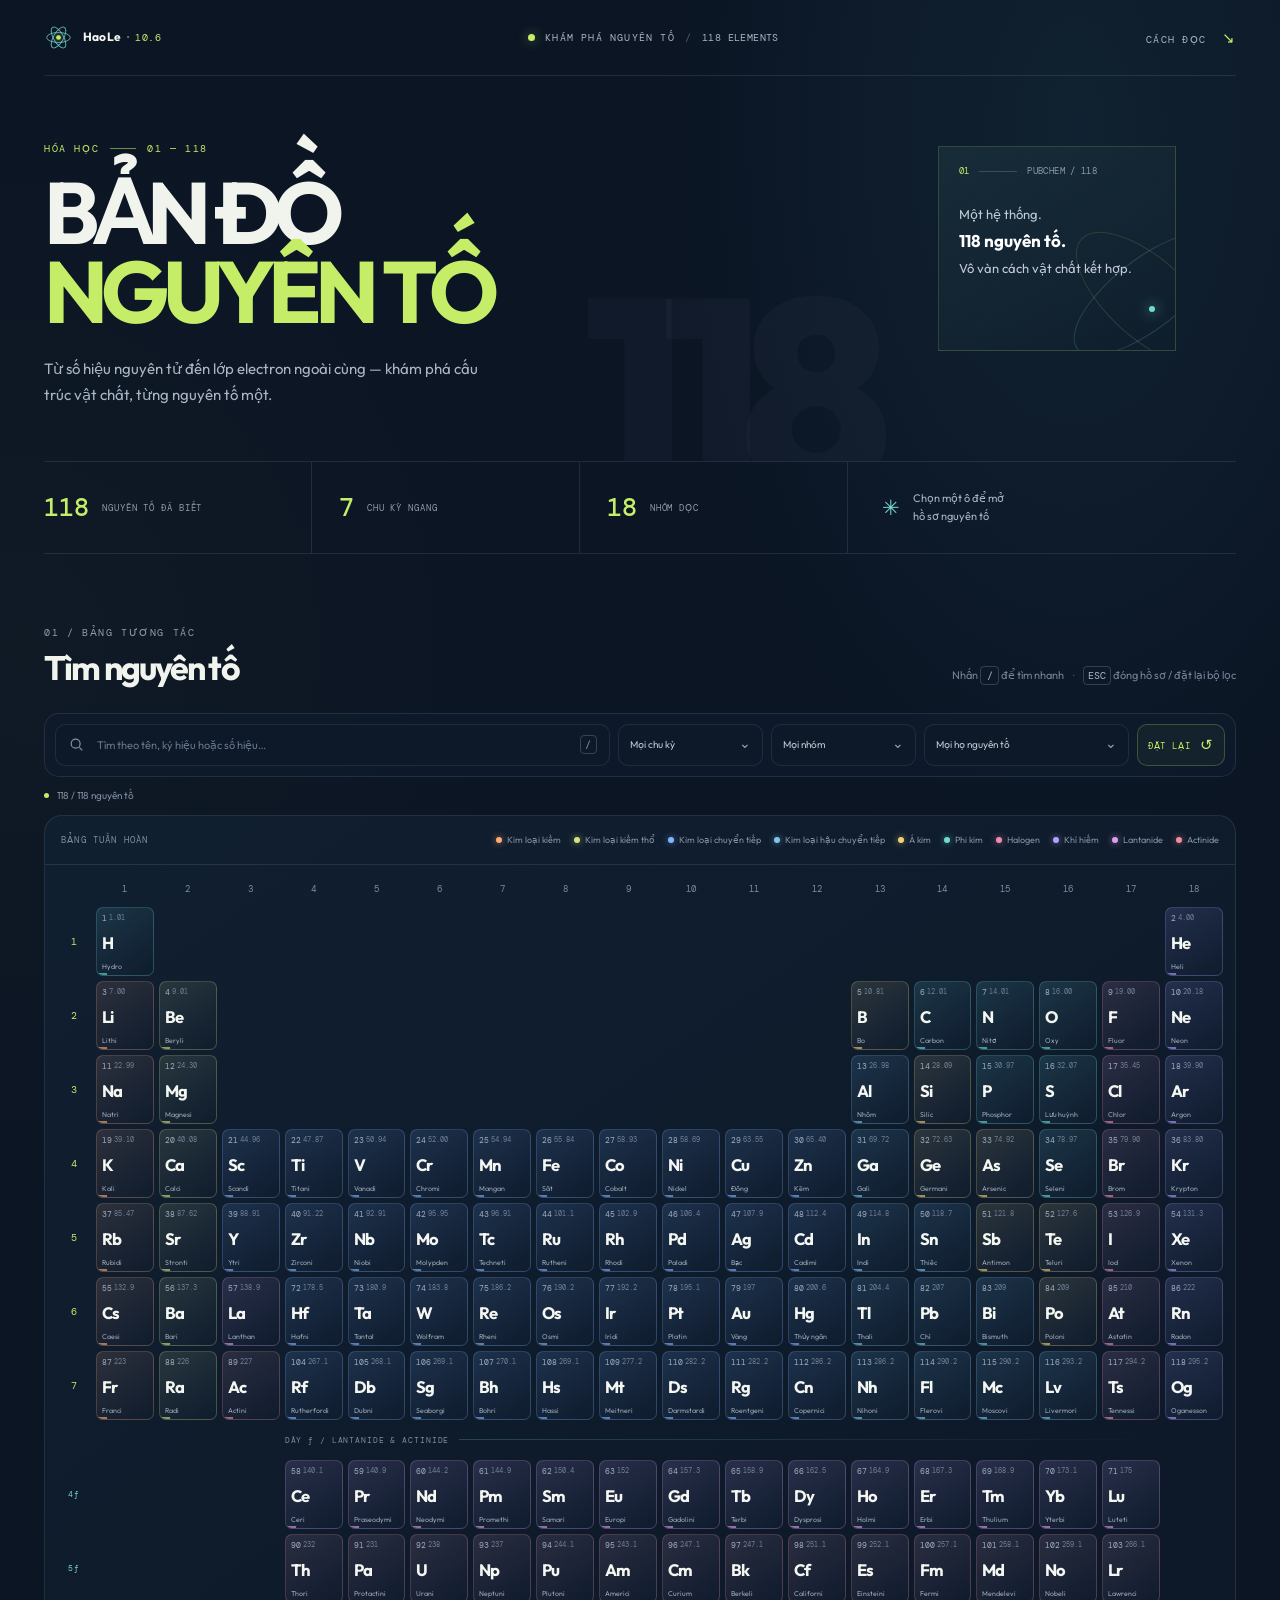
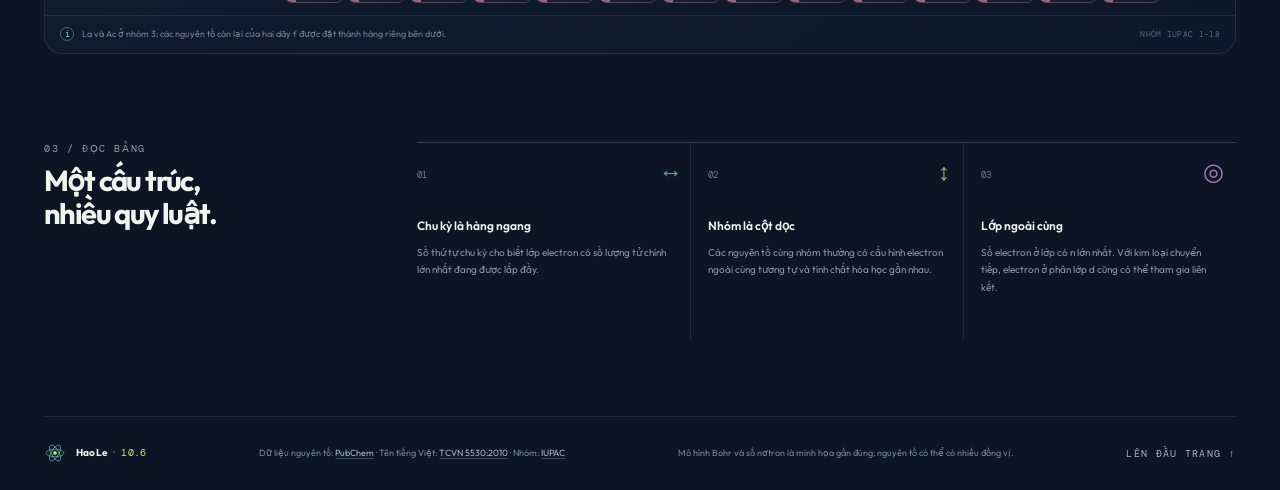
<file: index.html>
<!doctype html>
<html lang="vi">
<head>
  <meta charset="utf-8">
  <meta name="viewport" content="width=device-width, initial-scale=1">
  <meta name="theme-color" content="#0b1524">
  <meta name="description" content="Bảng tuần hoàn tương tác tiếng Việt với dữ liệu 118 nguyên tố, cấu trúc electron, nhóm, chu kỳ và tính chất vật lý.">
  <title>Bảng tuần hoàn — HaoLe 10.6</title>
  <link rel="preconnect" href="https://fonts.googleapis.com">
  <link rel="preconnect" href="https://fonts.gstatic.com" crossorigin>
  <link href="https://fonts.googleapis.com/css2?family=DM+Mono:wght@400;500&family=Outfit:wght@400;500;600;700;800&display=swap" rel="stylesheet">
  <link rel="stylesheet" href="styles.css">
  <script src="data.js" defer></script>
  <script src="app.js" defer></script>
</head>
<body>
  <svg class="svg-filter-defs" aria-hidden="true" focusable="false" xmlns="http://www.w3.org/2000/svg">
    <filter id="photo-white-key" color-interpolation-filters="sRGB">
      <feColorMatrix in="SourceGraphic" type="matrix" values="1 0 0 0 0  0 1 0 0 0  0 0 1 0 0  -2.7778 -2.7778 -2.7778 0 8.0833" result="whiteKey" />
      <feComposite in="whiteKey" in2="SourceGraphic" operator="in" />
    </filter>
  </svg>
  <div class="page-shell">
    <header class="topbar">
      <a class="brand" href="#top" aria-label="HaoLe 10.6 — về đầu trang">
        <span class="brand-mark" aria-hidden="true"><svg viewBox="0 0 32 32"><ellipse cx="16" cy="16" rx="13" ry="5.5"/><ellipse cx="16" cy="16" rx="13" ry="5.5" transform="rotate(60 16 16)"/><ellipse cx="16" cy="16" rx="13" ry="5.5" transform="rotate(120 16 16)"/><circle cx="16" cy="16" r="2.6"/></svg></span>
        <span class="brand-name"><strong>HaoLe</strong><span class="brand-divider">·</span><span class="brand-grade">10.6</span></span>
      </a>
      <div class="topbar-meta">
        <span class="live-dot" aria-hidden="true"></span>
        <span>KHÁM PHÁ NGUYÊN TỐ</span>
        <span class="meta-divider">/</span>
        <span class="mono">118 ELEMENTS</span>
      </div>
      <a class="top-link" href="#huong-dan">CÁCH ĐỌC <span aria-hidden="true">↘</span></a>
    </header>

    <main id="top">
      <section class="hero" aria-labelledby="page-title">
        <div class="hero-copy">
          <p class="eyebrow"><span>HÓA HỌC</span><span class="eyebrow-line"></span><span>01 — 118</span></p>
          <h1 id="page-title">BẢN ĐỒ<br><span>NGUYÊN TỐ</span></h1>
          <p class="hero-description">Từ số hiệu nguyên tử đến lớp electron ngoài cùng — khám phá cấu trúc vật chất, từng nguyên tố một.</p>
        </div>
        <div class="hero-note" aria-label="Thông tin về bảng tuần hoàn">
          <div class="hero-note-top"><span class="note-index">01</span><span class="note-rule"></span><span class="mono">PUBCHEM / 118</span></div>
          <p>Một hệ thống.<br><strong>118 nguyên tố.</strong><br>Vô vàn cách vật chất kết hợp.</p>
          <span class="hero-orbit orbit-one" aria-hidden="true"></span>
          <span class="hero-orbit orbit-two" aria-hidden="true"></span>
          <span class="hero-orbit-dot" aria-hidden="true"></span>
        </div>
        <div class="hero-number" aria-hidden="true">118</div>
      </section>

      <section class="stats-strip" aria-label="Tóm tắt bảng tuần hoàn">
        <div class="stat-item"><span class="stat-value">118</span><span class="stat-label">NGUYÊN TỐ ĐÃ BIẾT</span></div>
        <div class="stat-item"><span class="stat-value">7</span><span class="stat-label">CHU KỲ NGANG</span></div>
        <div class="stat-item"><span class="stat-value">18</span><span class="stat-label">NHÓM DỌC</span></div>
        <div class="stat-item stat-note"><span class="stat-spark" aria-hidden="true">✳</span><span>Chọn một ô để mở<br>hồ sơ nguyên tố</span></div>
      </section>

      <section class="explorer" aria-labelledby="explorer-title">
        <div class="section-heading">
          <div>
            <p class="eyebrow eyebrow-muted"><span>01 / BẢNG TƯƠNG TÁC</span></p>
            <h2 id="explorer-title">Tìm nguyên tố</h2>
          </div>
          <p class="section-hint"><span class="desktop-hint">Nhấn <span class="keycap">/</span> để tìm nhanh <span class="hint-separator">·</span> <span class="keycap">ESC</span> đóng hồ sơ / đặt lại bộ lọc</span><span class="mobile-hint">Vuốt ngang bảng để xem đủ 18 nhóm.</span></p>
        </div>

        <div class="toolbar" role="search">
          <label class="search-box" for="search-input">
            <svg viewBox="0 0 24 24" aria-hidden="true"><circle cx="10.8" cy="10.8" r="6.3"></circle><path d="m16 16 4.2 4.2"></path></svg>
            <input id="search-input" type="search" placeholder="Tìm theo tên, ký hiệu hoặc số hiệu…" autocomplete="off" aria-label="Tìm nguyên tố">
            <kbd>/</kbd>
          </label>
          <label class="select-wrap">
            <span class="sr-only">Lọc theo chu kỳ</span>
            <select id="period-filter" aria-label="Lọc theo chu kỳ">
              <option value="all">Mọi chu kỳ</option>
              <option value="1">Chu kỳ 1</option><option value="2">Chu kỳ 2</option><option value="3">Chu kỳ 3</option>
              <option value="4">Chu kỳ 4</option><option value="5">Chu kỳ 5</option><option value="6">Chu kỳ 6</option><option value="7">Chu kỳ 7</option>
            </select>
          </label>
          <label class="select-wrap">
            <span class="sr-only">Lọc theo nhóm</span>
            <select id="group-filter" aria-label="Lọc theo nhóm"><option value="all">Mọi nhóm</option></select>
          </label>
          <label class="select-wrap category-select">
            <span class="sr-only">Lọc theo họ nguyên tố</span>
            <select id="category-filter" aria-label="Lọc theo họ nguyên tố"><option value="all">Mọi họ nguyên tố</option></select>
          </label>
          <button class="reset-button" id="reset-filters" type="button" title="Xóa tìm kiếm và bộ lọc">ĐẶT LẠI <span aria-hidden="true">↺</span></button>
        </div>
        <div class="filter-status" aria-live="polite"><span class="status-dot"></span><span id="result-count">118 nguyên tố</span><span id="filter-summary"></span></div>

        <div class="periodic-card">
          <div class="table-legend">
            <span class="legend-title">BẢNG TUẦN HOÀN</span>
            <div class="legend-items" id="legend-items" aria-label="Chú giải các họ nguyên tố"></div>
          </div>
          <div class="table-scroller" tabindex="0" aria-label="Bảng tuần hoàn có thể cuộn ngang">
            <div class="periodic-grid" id="periodic-grid" aria-label="Bảng tuần hoàn 118 nguyên tố"></div>
          </div>
          <div class="table-footnote"><span class="footnote-mark">i</span><span>La và Ac ở nhóm 3; các nguyên tố còn lại của hai dãy f được đặt thành hàng riêng bên dưới.</span><span class="mono">NHÓM IUPAC 1–18</span></div>
        </div>
      </section>

      <section class="guide-section" id="huong-dan" aria-labelledby="guide-heading">
        <div class="guide-title"><p class="eyebrow eyebrow-muted"><span>03 / ĐỌC BẢNG</span></p><h2 id="guide-heading">Một cấu trúc,<br>nhiều quy luật.</h2></div>
        <div class="guide-cards">
          <article class="guide-card"><span class="guide-number">01</span><span class="guide-icon guide-icon-row" aria-hidden="true">↔</span><h3>Chu kỳ là hàng ngang</h3><p>Số thứ tự chu kỳ cho biết lớp electron có số lượng tử chính lớn nhất đang được lấp đầy.</p></article>
          <article class="guide-card"><span class="guide-number">02</span><span class="guide-icon guide-icon-col" aria-hidden="true">↕</span><h3>Nhóm là cột dọc</h3><p>Các nguyên tố cùng nhóm thường có cấu hình electron ngoài cùng tương tự và tính chất hóa học gần nhau.</p></article>
          <article class="guide-card"><span class="guide-number">03</span><span class="guide-icon guide-icon-shell" aria-hidden="true">◎</span><h3>Lớp ngoài cùng</h3><p>Số electron ở lớp có n lớn nhất. Với kim loại chuyển tiếp, electron ở phân lớp d cũng có thể tham gia liên kết.</p></article>
        </div>
      </section>
    </main>

    <dialog class="element-dialog" id="element-dialog" aria-labelledby="profile-heading">
      <div class="dialog-header">
        <div class="dialog-heading">
          <p class="eyebrow eyebrow-muted"><span>HỒ SƠ NGUYÊN TỐ</span><span class="eyebrow-line"></span><span class="mono">CHI TIẾT</span></p>
          <h2 id="profile-heading">Thông tin nguyên tố</h2>
          <p class="dialog-subtitle">Thông số nguyên tử trung hòa ở trạng thái cơ bản</p>
        </div>
        <button class="dialog-close" id="close-profile" type="button" aria-label="Đóng hồ sơ nguyên tố" autofocus>
          <svg viewBox="0 0 24 24" aria-hidden="true"><path d="m6 6 12 12M18 6 6 18"></path></svg>
        </button>
      </div>
      <article class="element-profile" id="element-profile" aria-live="polite"></article>
    </dialog>

    <footer class="site-footer">
      <a class="brand footer-brand" href="#top" aria-label="HaoLe 10.6 — về đầu trang"><span class="brand-mark" aria-hidden="true"><svg viewBox="0 0 32 32"><ellipse cx="16" cy="16" rx="13" ry="5.5"/><ellipse cx="16" cy="16" rx="13" ry="5.5" transform="rotate(60 16 16)"/><ellipse cx="16" cy="16" rx="13" ry="5.5" transform="rotate(120 16 16)"/><circle cx="16" cy="16" r="2.6"/></svg></span><span class="brand-name"><strong>HaoLe</strong><span class="brand-divider">·</span><span class="brand-grade">10.6</span></span></a>
      <p>Dữ liệu nguyên tố: <a href="https://pubchem.ncbi.nlm.nih.gov/periodic-table/" target="_blank" rel="noreferrer">PubChem</a> · Tên tiếng Việt: <a href="https://tieuchuan.vsqi.gov.vn/tieuchuan/view?sohieu=TCVN+5530%3A2010" target="_blank" rel="noreferrer">TCVN 5530:2010</a> · Nhóm: <a href="https://iupac.org/what-we-do/periodic-table-of-elements/" target="_blank" rel="noreferrer">IUPAC</a></p>
      <p class="footer-note">Mô hình Bohr và số nơtron là minh họa gần đúng; nguyên tố có thể có nhiều đồng vị.</p>
      <a class="back-top" href="#top">LÊN ĐẦU TRANG ↑</a>
    </footer>
  </div>
</body>
</html>
</file>
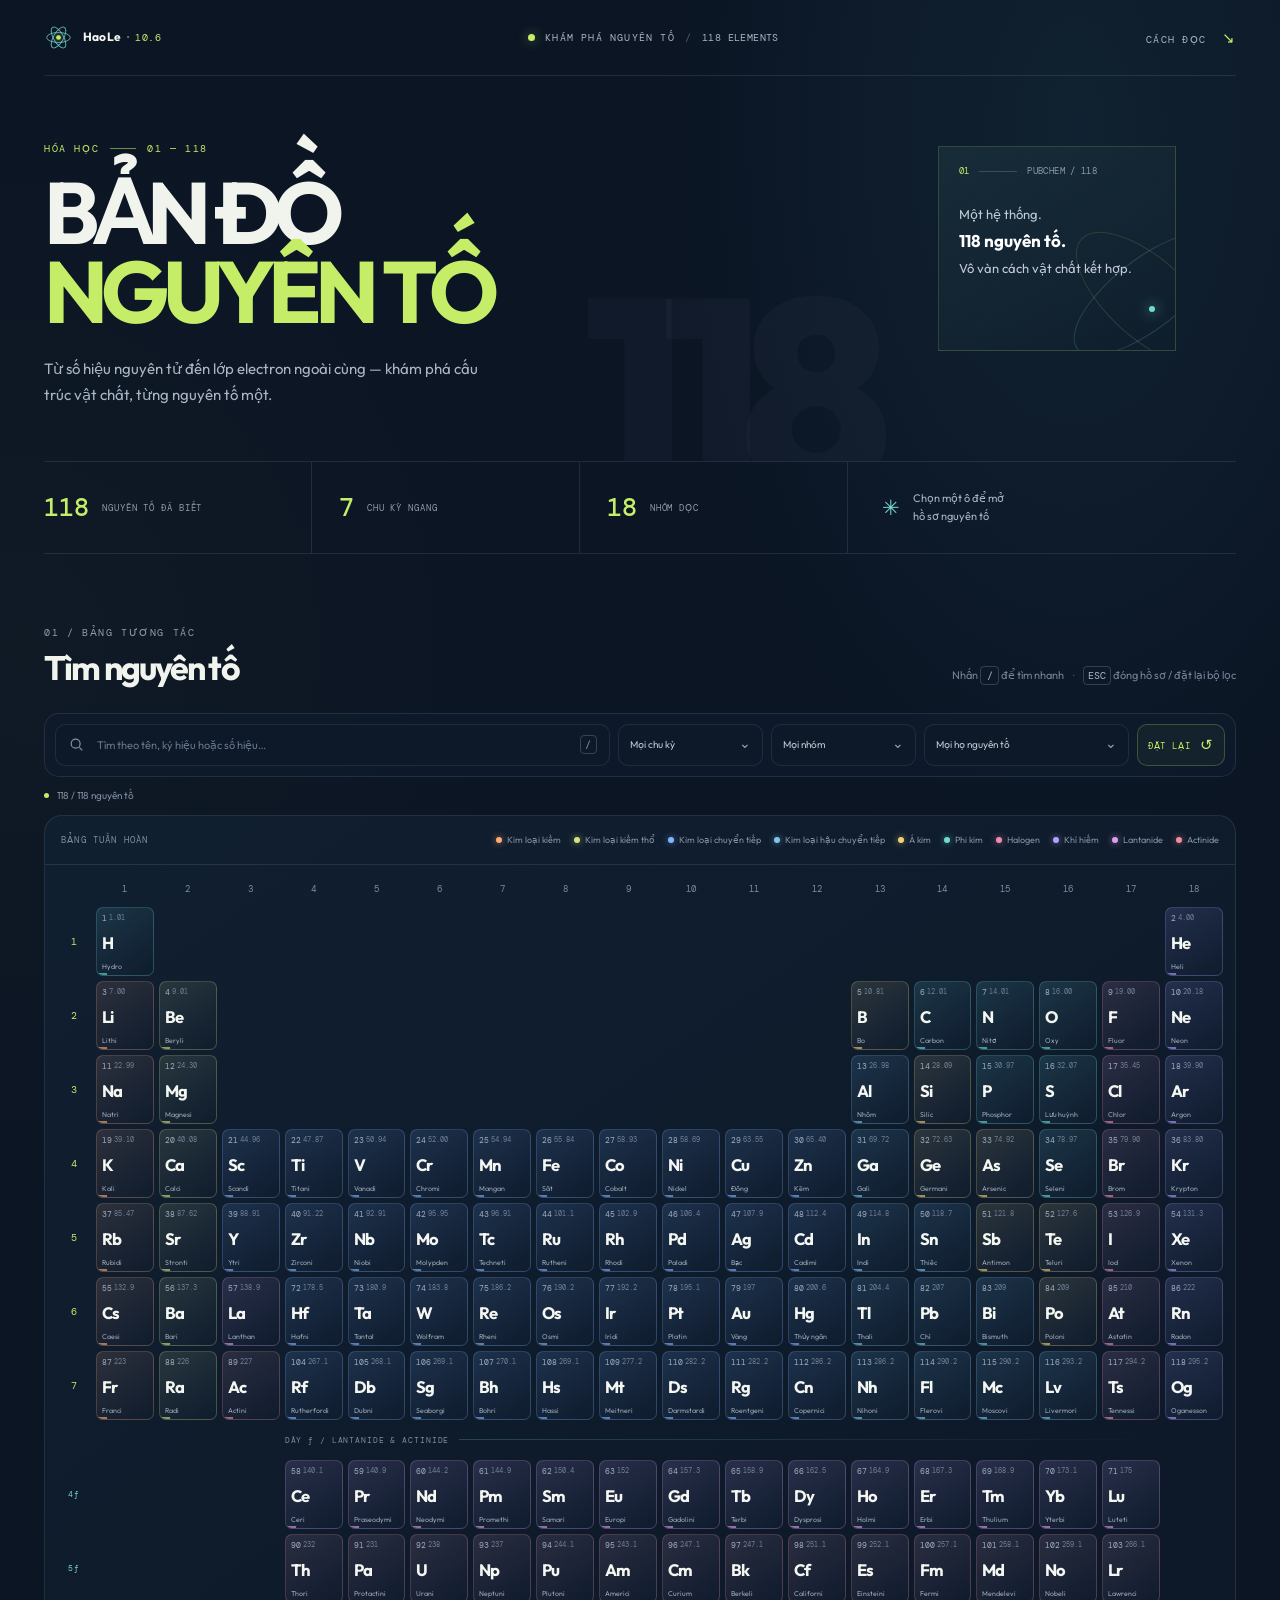
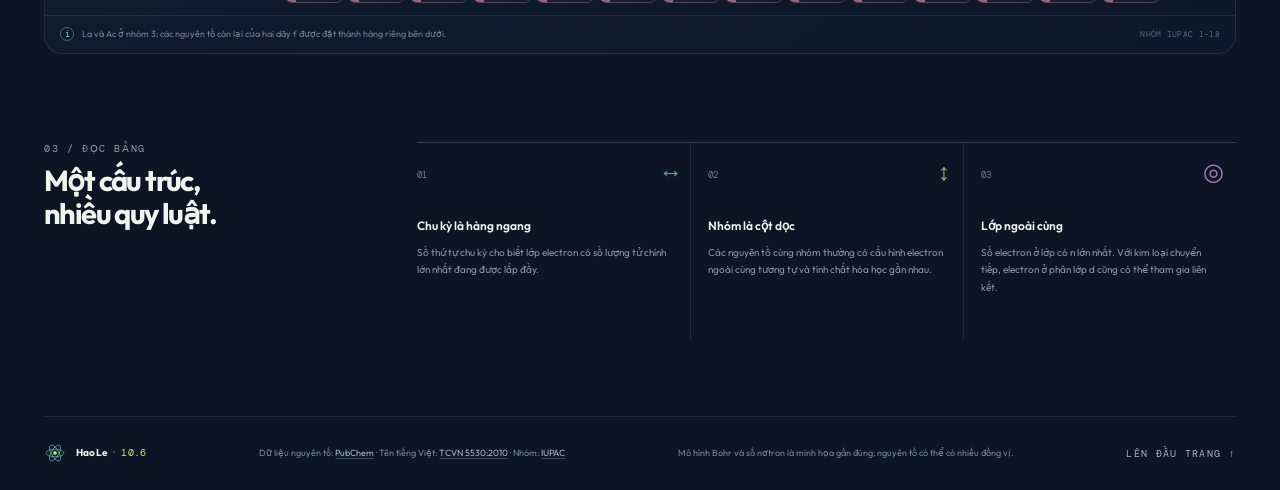
<file: mobile.html>
<!doctype html>
<html lang="vi">
<head>
  <meta charset="utf-8">
  <meta name="viewport" content="width=device-width, initial-scale=1">
  <meta name="theme-color" content="#0b1524">
  <meta name="description" content="Bảng tuần hoàn tương tác tiếng Việt với dữ liệu 118 nguyên tố, cấu trúc electron, nhóm, chu kỳ và tính chất vật lý.">
  <title>Bảng tuần hoàn — HaoLe 10.6</title>
  <link rel="preconnect" href="https://fonts.googleapis.com">
  <link rel="preconnect" href="https://fonts.gstatic.com" crossorigin>
  <link href="https://fonts.googleapis.com/css2?family=DM+Mono:wght@400;500&family=Outfit:wght@400;500;600;700;800&display=swap" rel="stylesheet">
  <style>
:root {
  color-scheme: dark;
  --ink: #f1f4ed;
  --muted: #8d9aab;
  --muted-2: #627185;
  --line: rgba(169, 190, 207, .13);
  --line-strong: rgba(169, 190, 207, .24);
  --panel: #101d30;
  --panel-soft: #132238;
  --bg: #0b1524;
  --acid: #c5ed68;
  --cyan: #76d7d1;
  --mono: "DM Mono", "Consolas", monospace;
  --sans: "Outfit", "Segoe UI", sans-serif;
}

* { box-sizing: border-box; }
html { scroll-behavior: smooth; }
body {
  margin: 0;
  background:
    radial-gradient(ellipse at 84% 6%, rgba(32, 73, 89, .24), transparent 26rem),
    radial-gradient(ellipse at 2% 31%, rgba(55, 73, 52, .10), transparent 31rem),
    var(--bg);
  color: var(--ink);
  font-family: var(--sans);
  font-size: 14px;
  line-height: 1.55;
  -webkit-font-smoothing: antialiased;
}

button, input, select { font: inherit; }
button, a, select { -webkit-tap-highlight-color: transparent; }
a { color: inherit; }
::selection { background: rgba(197, 237, 104, .32); color: #fff; }
.page-shell { width: min(1580px, calc(100% - 88px)); margin: 0 auto; }
.mono { font-family: var(--mono); letter-spacing: .04em; }
.sr-only { position: absolute; width: 1px; height: 1px; padding: 0; margin: -1px; overflow: hidden; clip: rect(0, 0, 0, 0); white-space: nowrap; border: 0; }
.svg-filter-defs { position: absolute; width: 0; height: 0; overflow: hidden; }

.topbar { height: 76px; display: flex; align-items: center; justify-content: space-between; border-bottom: 1px solid var(--line); }
.brand { display: inline-flex; gap: 10px; align-items: center; text-decoration: none; }
.brand-mark { display: grid; width: 29px; height: 29px; place-items: center; color: var(--cyan); }
.brand-mark svg { width: 100%; height: 100%; overflow: visible; }
.brand-mark ellipse { fill: none; stroke: currentColor; stroke-width: 1.05; opacity: .78; }
.brand-mark circle { fill: var(--acid); filter: drop-shadow(0 0 3px rgba(197,237,104,.7)); }
.brand-name { display: inline-flex; align-items: baseline; gap: 6px; font-size: 12px; font-weight: 700; letter-spacing: .02em; }
.brand-name strong { color: #f4f7f1; font-weight: 700; }
.brand-name .brand-divider { color: #62768b; }
.brand-name .brand-grade { color: var(--acid); font: 10px var(--mono); letter-spacing: .04em; }
.topbar-meta { display: flex; align-items: center; gap: 10px; color: #a8b6c4; font: 10px var(--mono); letter-spacing: .12em; }
.live-dot { width: 7px; height: 7px; border-radius: 50%; background: var(--acid); box-shadow: 0 0 12px rgba(197,237,104,.5); }
.meta-divider { color: #4e5d70; }
.top-link, .back-top { color: #a9b6c5; font: 10px var(--mono); letter-spacing: .13em; text-decoration: none; transition: color .2s; }
.top-link span { margin-left: 8px; color: var(--acid); font-size: 15px; }
.top-link:hover, .back-top:hover { color: var(--acid); }

.hero { min-height: 348px; padding: 66px 0 54px; position: relative; display: flex; justify-content: space-between; overflow: hidden; border-bottom: 1px solid var(--line); }
.hero-copy { position: relative; z-index: 2; max-width: 665px; }
.eyebrow { display: flex; align-items: center; gap: 11px; margin: 0 0 18px; color: var(--acid); font: 10px var(--mono); letter-spacing: .16em; }
.eyebrow-line { width: 26px; height: 1px; background: rgba(197,237,104,.55); }
.hero h1 { margin: 0; font-size: clamp(48px, 6.8vw, 91px); line-height: .91; letter-spacing: -.075em; font-weight: 700; }
.hero h1 span { color: var(--acid); }
.hero-description { max-width: 450px; margin: 25px 0 0; color: #aab6c5; font-size: 15px; line-height: 1.7; }
.hero-note { position: absolute; right: 5%; top: 70px; width: 238px; min-height: 205px; padding: 18px 20px; overflow: hidden; border: 1px solid rgba(197,237,104,.18); background: linear-gradient(148deg, rgba(25,46,59,.84), rgba(15,29,43,.42)); }
.hero-note-top { position: relative; z-index: 2; display: flex; align-items: center; gap: 10px; color: var(--muted); font: 9px var(--mono); }
.note-index { color: var(--acid); }
.note-rule { height: 1px; width: 38px; background: var(--line-strong); }
.hero-note p { position: relative; z-index: 2; margin: 26px 0 0; color: #c1ccd7; font-size: 13px; line-height: 1.8; }
.hero-note strong { color: #fff; font-size: 17px; }
.hero-orbit { position: absolute; border: 1px solid rgba(118,215,209,.2); border-radius: 50%; width: 178px; height: 70px; left: 119px; top: 112px; transform: rotate(-38deg); }
.orbit-two { width: 180px; height: 80px; transform: rotate(42deg); border-color: rgba(197,237,104,.14); }
.hero-orbit-dot { position: absolute; right: 20px; bottom: 38px; width: 6px; height: 6px; border-radius: 50%; background: var(--cyan); box-shadow: 0 0 13px var(--cyan); }
.hero-number { position: absolute; right: 31%; bottom: -64px; z-index: 0; color: rgba(205,220,226,.027); font-size: 270px; line-height: 1; letter-spacing: -.1em; font-weight: 800; pointer-events: none; }

.stats-strip { display: grid; grid-template-columns: 1fr 1fr 1fr 1.45fr; min-height: 92px; border-bottom: 1px solid var(--line); }
.stat-item { display: flex; align-items: center; gap: 13px; border-right: 1px solid var(--line); }
.stat-item:not(:first-child) { padding-left: 27px; }
.stat-value { color: var(--acid); font: 500 25px var(--mono); }
.stat-label { color: #8d9aab; font: 9px var(--mono); letter-spacing: .1em; }
.stat-note { border: 0; padding-left: 34px !important; color: #aab6c5; font-size: 11px; line-height: 1.6; }
.stat-spark { color: var(--cyan); font-size: 21px; }

.explorer { padding-top: 72px; }
.section-heading { display: flex; align-items: end; justify-content: space-between; margin-bottom: 25px; }
.eyebrow-muted { margin-bottom: 9px; color: #8e9dac; }
.section-heading h2, .guide-title h2 { margin: 0; font-size: clamp(25px, 3vw, 34px); line-height: 1.15; letter-spacing: -.055em; }
.section-hint { margin: 0 0 3px; color: #738297; font-size: 11px; }
.mobile-hint { display: none; }
.keycap { display: inline-grid; min-width: 19px; height: 19px; padding: 0 4px; place-items: center; border: 1px solid var(--line-strong); border-radius: 4px; color: #adb8c5; font: 10px var(--mono); }
.hint-separator { margin: 0 7px; color: #46566a; }

.toolbar { display: grid; grid-template-columns: minmax(250px, 1fr) 145px 145px minmax(170px, 205px) 88px; gap: 8px; padding: 10px; border: 1px solid var(--line); border-radius: 15px; background: rgba(15,28,44,.78); }
.search-box, .select-wrap { min-width: 0; height: 42px; display: flex; align-items: center; border: 1px solid rgba(157,177,196,.12); border-radius: 10px; background: #0d1929; }
.search-box { padding: 0 12px; gap: 10px; }
.search-box:focus-within { border-color: rgba(197,237,104,.55); box-shadow: 0 0 0 2px rgba(197,237,104,.07); }
.search-box svg { flex: 0 0 17px; width: 17px; height: 17px; fill: none; stroke: #8393a5; stroke-width: 1.7; }
.search-box input { min-width: 0; width: 100%; height: 100%; border: 0; outline: 0; color: var(--ink); background: transparent; font-size: 11px; }
.search-box input::placeholder { color: #66768b; }
.search-box kbd { display: grid; width: 19px; height: 19px; place-items: center; color: #8795a6; border: 1px solid #354458; border-radius: 4px; font: 10px var(--mono); }
.select-wrap { position: relative; }
.select-wrap::after { content: "⌄"; position: absolute; right: 11px; top: 8px; color: #97a5b4; pointer-events: none; }
.select-wrap select { width: 100%; height: 100%; appearance: none; border: 0; padding: 0 27px 0 11px; outline: 0; color: #bec8d1; background: transparent; font-size: 10px; cursor: pointer; }
.select-wrap select:focus { box-shadow: inset 0 0 0 1px rgba(197,237,104,.55); }
.select-wrap option { background: #142238; color: #eaf0f2; }
.reset-button { border: 1px solid rgba(197,237,104,.24); border-radius: 10px; color: var(--acid); background: rgba(197,237,104,.035); font: 9px var(--mono); letter-spacing: .09em; cursor: pointer; transition: background .2s,border .2s; }
.reset-button span { margin-left: 4px; font-size: 15px; vertical-align: -1px; }
.reset-button:hover { border-color: rgba(197,237,104,.65); background: rgba(197,237,104,.1); }
.filter-status { display: flex; align-items: center; gap: 8px; min-height: 38px; color: #7f8ea1; font-size: 10px; }
.status-dot { width: 5px; height: 5px; border-radius: 50%; background: var(--acid); }
#filter-summary { color: #53657a; }

.periodic-card { overflow: hidden; border: 1px solid var(--line); border-radius: 18px; background: linear-gradient(145deg, rgba(17,32,49,.96), rgba(13,25,40,.96)); }
.table-legend { display: flex; align-items: center; justify-content: space-between; min-height: 49px; padding: 0 16px; border-bottom: 1px solid var(--line); }
.legend-title { color: #7f8da0; font: 9px var(--mono); letter-spacing: .13em; }
.legend-items { display: flex; flex-wrap: wrap; justify-content: end; gap: 7px 13px; }
.legend-item { display: inline-flex; align-items: center; gap: 5px; padding: 0; border: 0; color: #8492a3; background: none; font-size: 9px; cursor: pointer; transition: color .2s; }
.legend-item:hover, .legend-item.is-active { color: #f4f6ee; }
.legend-swatch { width: 6px; height: 6px; border-radius: 50%; background: var(--tone); box-shadow: 0 0 7px color-mix(in srgb, var(--tone), transparent 35%); }
.table-scroller { overflow-x: auto; overscroll-behavior-inline: contain; scrollbar-color: #324258 #101d30; scrollbar-width: thin; }
.table-scroller:focus-visible { outline: 1px solid var(--acid); outline-offset: -2px; }
.periodic-grid { display: grid; grid-template-columns: 34px repeat(18, minmax(43px, 1fr)); grid-template-rows: 25px repeat(7, 69px) 30px 69px 69px; gap: 5px; min-width: 985px; padding: 12px; }
.group-label, .period-label, .series-label { display: grid; place-items: center; color: #6e7c90; font: 9px var(--mono); }
.group-label, .period-label { padding: 0; border: 0; background: transparent; cursor: pointer; transition: color .16s; }
.group-label:hover, .period-label:hover { color: var(--acid); }
.group-label:focus-visible, .period-label:focus-visible { outline: 1px solid var(--acid); border-radius: 2px; }
.group-label { color: #7e8da1; }
.period-label { color: var(--acid); font-size: 10px; }
.series-label { color: var(--cyan); font-size: 8px; letter-spacing: .07em; }
.series-band { align-self: center; grid-column: 4 / span 15; display: flex; align-items: center; gap: 10px; color: #7c8da0; font: 8px var(--mono); letter-spacing: .11em; }
.series-band::after { content: ""; flex: 1; height: 1px; background: linear-gradient(90deg, rgba(118,215,209,.23), transparent); }
.element-tile { --tone: #9daec0; position: relative; min-width: 0; display: flex; flex-direction: column; justify-content: space-between; padding: 5px 5px 4px; overflow: hidden; border: 1px solid color-mix(in srgb, var(--tone), transparent 77%); border-radius: 7px; color: #eaf0f2; background: linear-gradient(145deg, color-mix(in srgb, var(--tone), #102035 88%), rgba(15,28,45,.96)); text-align: left; cursor: pointer; transition: border-color .16s, transform .16s, opacity .18s, box-shadow .16s; }
.element-tile::after { content: ""; position: absolute; inset: auto 0 0; height: 2px; background: var(--tone); opacity: .62; transform: scaleX(.18); transform-origin: left; transition: transform .16s; }
.element-tile:hover { z-index: 2; transform: translateY(-2px); border-color: var(--tone); box-shadow: 0 5px 16px rgba(0,0,0,.23); }
.element-tile:hover::after, .element-tile.is-selected::after { transform: scaleX(1); }
.element-tile.is-selected { border-color: var(--tone); box-shadow: inset 0 0 0 1px color-mix(in srgb, var(--tone), transparent 55%), 0 0 14px color-mix(in srgb, var(--tone), transparent 87%); }
.element-tile.is-dimmed { opacity: .14; filter: saturate(.3); pointer-events: none; }
.element-tile:focus-visible { z-index: 3; outline: 2px solid var(--acid); outline-offset: 1px; }
.tile-top { display: flex; justify-content: space-between; gap: 2px; color: #a1afbf; font: 8px var(--mono); }
.tile-mass { color: #718096; font-size: 7px; white-space: nowrap; }
.tile-symbol { color: #f4f6f1; font-size: clamp(15px, 1.3vw, 20px); font-weight: 700; line-height: 1.05; letter-spacing: -.06em; }
.tile-name { overflow: hidden; color: #9cabb9; font-size: 7px; line-height: 1.05; text-overflow: ellipsis; white-space: nowrap; }
.cat-nonmetal { --tone: #6edbd2; }
.cat-noble-gas { --tone: #b2a1ff; }
.cat-alkali-metal { --tone: #ffab72; }
.cat-alkaline-earth-metal { --tone: #d7e47d; }
.cat-metalloid { --tone: #f0d274; }
.cat-halogen { --tone: #f38cb2; }
.cat-transition-metal { --tone: #82b5ff; }
.cat-post-transition-metal { --tone: #7dc7e9; }
.cat-lanthanide { --tone: #df9ee8; }
.cat-actinide { --tone: #f18e9d; }
.table-footnote { display: flex; align-items: center; gap: 8px; min-height: 38px; padding: 0 15px; border-top: 1px solid var(--line); color: #748398; font-size: 9px; }
.footnote-mark { display: grid; flex: 0 0 14px; height: 14px; place-items: center; border: 1px solid rgba(118,215,209,.42); border-radius: 50%; color: var(--cyan); font: 9px var(--mono); }
.table-footnote .mono { margin-left: auto; color: #55667a; font-size: 8px; white-space: nowrap; }

.element-dialog { position: fixed; inset: 50% auto auto 50%; width: min(1120px, calc(100vw - 32px)); max-width: none; max-height: min(92dvh, 940px); margin: 0; padding: 0; overflow: auto; overscroll-behavior: contain; transform: translate(-50%, -50%); border: 1px solid rgba(169,190,207,.24); border-radius: 24px; color: var(--ink); background: linear-gradient(145deg, rgba(18,32,49,.99), rgba(10,20,33,.99)); box-shadow: 0 28px 100px rgba(0,0,0,.55), 0 0 0 1px rgba(118,215,209,.045); scrollbar-color: #40536a #101d30; scrollbar-width: thin; }
.element-dialog::backdrop { background: rgba(3,9,17,.76); backdrop-filter: blur(9px) saturate(.72); animation: backdrop-in .2s ease-out both; }
.element-dialog[open] { animation: dialog-in .22s cubic-bezier(.2,.7,.2,1) both; }
.dialog-header { position: sticky; z-index: 5; top: 0; display: flex; align-items: center; justify-content: space-between; gap: 18px; min-height: 90px; padding: 15px 20px; border-bottom: 1px solid var(--line); border-radius: 23px 23px 0 0; background: rgba(13,25,40,.96); backdrop-filter: blur(16px); }
.dialog-heading .eyebrow { margin-bottom: 4px; font-size: 8px; }
.dialog-heading h2 { margin: 0; font-size: clamp(18px, 2vw, 23px); line-height: 1.2; letter-spacing: -.045em; }
.dialog-subtitle { margin: 4px 0 0; color: #718197; font-size: 9px; }
.dialog-close { display: grid; width: 40px; height: 40px; flex: 0 0 40px; place-items: center; border: 1px solid var(--line-strong); border-radius: 50%; color: #aab6c5; background: rgba(255,255,255,.025); cursor: pointer; transition: border-color .18s, color .18s, background .18s, transform .18s; }
.dialog-close svg { width: 17px; height: 17px; fill: none; stroke: currentColor; stroke-width: 1.6; stroke-linecap: round; }
.dialog-close:hover { transform: rotate(90deg); border-color: rgba(197,237,104,.5); color: var(--acid); background: rgba(197,237,104,.06); }
.dialog-close:focus-visible { outline: 2px solid var(--acid); outline-offset: 3px; }
.element-profile { display: grid; grid-template-columns: minmax(300px, .88fr) minmax(0, 1.35fr); gap: 13px; padding: 14px; border: 0; background: transparent; }
.profile-visual { min-width: 0; padding: 20px; border: 1px solid rgba(169,190,207,.12); border-radius: 19px; background: radial-gradient(ellipse at 50% 44%, rgba(45,88,92,.22), transparent 55%), linear-gradient(145deg, #122238, #0c1929); }
.profile-identity { display: flex; align-items: flex-start; justify-content: space-between; gap: 14px; }
.identity-main { display: flex; gap: 14px; align-items: center; }
.profile-symbol { display: grid; width: 69px; height: 69px; flex: 0 0 69px; place-items: center; border: 1px solid color-mix(in srgb, var(--tone), transparent 48%); color: var(--tone); background: color-mix(in srgb, var(--tone), #0d1929 92%); font-size: 35px; font-weight: 600; letter-spacing: -.07em; }
.profile-name { margin: 0; font-size: 23px; line-height: 1.18; letter-spacing: -.05em; }
.profile-name-en { display: block; margin-top: 4px; color: #77889d; font-size: 11px; font-weight: 500; letter-spacing: 0; }
.category-pill { display: inline-flex; align-items: center; gap: 6px; margin-top: 9px; padding: 4px 7px; border: 1px solid color-mix(in srgb, var(--tone), transparent 73%); color: var(--tone); background: color-mix(in srgb, var(--tone), transparent 94%); font: 8px var(--mono); letter-spacing: .03em; }
.category-pill::before { content: ""; width: 5px; height: 5px; border-radius: 50%; background: var(--tone); }
.atomic-number-block { text-align: right; }
.atomic-number-value { color: var(--tone); font: 28px var(--mono); line-height: 1; }
.atomic-number-label { display: block; margin-top: 5px; color: #647489; font: 7px var(--mono); letter-spacing: .11em; white-space: nowrap; }
.sample-card { margin: 14px 0 12px; padding: 9px; overflow: hidden; border: 1px solid rgba(169,190,207,.12); border-radius: 15px; background: linear-gradient(145deg, rgba(255,255,255,.035), rgba(255,255,255,.008)); }
.sample-card__heading { display: flex; align-items: center; justify-content: space-between; gap: 8px; margin-bottom: 8px; }
.sample-card__heading .mini-heading { color: #8192a5; }
.sample-kind { flex: 0 0 auto; padding: 4px 6px; border: 1px solid color-mix(in srgb, var(--tone), transparent 78%); border-radius: 999px; color: var(--tone); background: color-mix(in srgb, var(--tone), transparent 94%); font: 7px var(--mono); letter-spacing: .04em; }
.sample-photo-frame { position: relative; display: grid; min-height: 148px; aspect-ratio: 1.7; place-items: center; overflow: hidden; border: 1px solid rgba(211,224,233,.08); border-radius: 11px; background: radial-gradient(ellipse at 50% 42%, rgba(118,215,209,.1), transparent 66%), linear-gradient(145deg,#17283b,#0b1421); }
.sample-image { position: relative; z-index: 1; width: 100%; height: 100%; max-height: 188px; object-fit: contain; transition: opacity .2s ease, transform .35s ease; }
.sample-photo-frame:hover .sample-image { transform: scale(1.035); }
.sample-image-overlay { position: absolute; z-index: 2; right: 8px; bottom: 8px; display: grid; min-width: 28px; height: 28px; padding: 0 5px; place-items: center; border: 1px solid rgba(255,255,255,.16); border-radius: 9px; color: white; background: rgba(8,18,31,.75); backdrop-filter: blur(8px); font: 10px var(--mono); }
.sample-caption { display: block; margin-top: 8px; color: #c5d0d7; font-size: 9px; line-height: 1.5; }
.sample-caption > strong { display: block; display: -webkit-box; overflow: hidden; -webkit-box-orient: vertical; -webkit-line-clamp: 2; font-size: 9px; font-weight: 500; }
.sample-credit { margin-top: 5px; color: #76889d; font-size: 8px; }
.sample-credit summary { width: fit-content; color: #8ba1b1; cursor: pointer; text-decoration: underline; text-decoration-color: rgba(139,161,177,.35); text-underline-offset: 2px; }
.sample-credit p { margin: 6px 0; overflow-wrap: anywhere; color: #78899d; font-size: 8px; }
.sample-credit a { color: #9eb3c1; text-underline-offset: 2px; }
.sample-model { position: relative; display: none; width: 100%; min-height: 148px; place-items: center; overflow: hidden; perspective: 600px; background: radial-gradient(ellipse at 50% 82%, color-mix(in srgb, var(--tone), transparent 80%), transparent 50%), linear-gradient(145deg,#17283b,#0b1421); }
.sample-card--model > .sample-model, .sample-card.is-unavailable .sample-model { display: grid; }
.sample-model::before { position: absolute; inset: 0; content: ""; opacity: .22; background-image: linear-gradient(rgba(171,203,215,.08) 1px, transparent 1px), linear-gradient(90deg,rgba(171,203,215,.08) 1px,transparent 1px); background-size: 22px 22px; mask-image: linear-gradient(transparent,black 30%,black 70%,transparent); }
.sample-model__orb { position: relative; z-index: 2; display: grid; width: 70px; aspect-ratio: 1; place-items: center; border: 1px solid rgba(238,247,250,.43); border-radius: 50%; color: #fff; background: radial-gradient(circle at 28% 23%,#fff 0,#d4e0e6 5%,color-mix(in srgb,var(--tone),#4c5966 43%) 22%,#74818c 42%,#34404d 69%,#111a25 100%); box-shadow: inset -12px -14px 18px rgba(0,0,0,.54), inset 4px 5px 9px rgba(255,255,255,.36), 0 12px 18px rgba(0,0,0,.45), 0 0 25px color-mix(in srgb,var(--tone),transparent 78%); font: 600 13px var(--mono); text-shadow: 0 1px 6px rgba(0,0,0,.8); animation: sample-float 5s ease-in-out infinite; }
.sample-model__base { position: absolute; bottom: 17px; width: 92px; height: 15px; border: 1px solid rgba(170,212,221,.18); border-radius: 50%; background: radial-gradient(ellipse,rgba(118,215,209,.18),rgba(8,17,27,.8) 68%); box-shadow: 0 4px 14px rgba(0,0,0,.44); }
.sample-model__ring { position: absolute; z-index: 1; left: 50%; top: 47%; width: 130px; height: 39px; border: 1px solid color-mix(in srgb, var(--tone), transparent 60%); border-radius: 50%; animation: sample-spin 9s linear infinite; }
.sample-model__ring--a { transform: translate(-50%,-50%) rotate(-27deg); }
.sample-model__ring--b { width: 116px; height: 36px; transform: translate(-50%,-50%) rotate(55deg); animation-direction: reverse; animation-duration: 12s; border-color: rgba(197,237,104,.21); }
.sample-model__ring i { position: absolute; top: -3px; left: 50%; width: 6px; height: 6px; border-radius: 50%; background: var(--tone); box-shadow: 0 0 9px var(--tone); }
.sample-card.is-unavailable .sample-image, .sample-card.is-unavailable .sample-image-overlay { display: none; }
.sample-card--model .sample-caption > span { display: block; margin-top: 3px; color: #78899d; font-size: 8px; }
.classification-row { display: flex; flex-wrap: wrap; gap: 6px; margin: 14px 0 2px; }
.class-chip { padding: 5px 9px; border: 1px solid var(--line); border-radius: 999px; color: #b4c0cb; background: rgba(255,255,255,.035); font-size: 9px; }
.class-chip strong { color: #f0f2ed; font-family: var(--mono); font-weight: 400; }
.atom-figure { position: relative; display: grid; min-height: 265px; place-items: center; margin: 8px 0 0; overflow: hidden; border-radius: 18px; background: radial-gradient(circle at 50% 50%, rgba(118,215,209,.08), rgba(118,215,209,.015) 43%, transparent 70%); }
.atom-figure::before, .atom-figure::after { content: ""; position: absolute; width: 1px; height: 100%; left: 50%; background: linear-gradient(transparent, rgba(197,237,104,.08), transparent); }
.atom-figure::after { width: 100%; height: 1px; top: 50%; left: 0; background: linear-gradient(90deg, transparent, rgba(197,237,104,.08), transparent); }
.atom-svg { position: relative; z-index: 1; width: min(100%, 260px); height: 260px; overflow: visible; transform: perspective(760px) rotateX(13deg) rotateY(-8deg); transform-style: preserve-3d; filter: drop-shadow(0 10px 16px rgba(0,0,0,.24)); }
.shell-ring { fill: none; stroke: rgba(153,177,194,.28); stroke-width: 1; stroke-dasharray: 2 4; }
.electron-orbit { transform-box: view-box; transform-origin: 50% 50%; animation: electron-spin var(--orbit-duration, 60s) linear infinite; }
.electron-dot { fill: var(--cyan); stroke: #0f1b2c; stroke-width: 1.2; filter: drop-shadow(0 0 3px rgba(118,215,209,.45)); }
.nucleus-core { fill: color-mix(in srgb, var(--tone), #172738 33%); stroke: color-mix(in srgb, var(--tone), transparent 25%); stroke-width: 1.2; }
.nucleus-highlight { fill: rgba(255,255,255,.55); filter: blur(.5px); }
.nucleus-text { fill: #fff; font: 500 10px var(--mono); text-anchor: middle; dominant-baseline: middle; }
.atom-model-badge { position: absolute; z-index: 2; top: 9px; left: 9px; padding: 4px 7px; border: 1px solid rgba(118,215,209,.17); border-radius: 999px; color: #9cb2c0; background: rgba(8,18,31,.7); font: 7px var(--mono); letter-spacing: .07em; }
.atom-caption { position: absolute; z-index: 2; right: 5px; bottom: 2px; color: #607188; font: 8px var(--mono); letter-spacing: .09em; }
.atom-note { position: absolute; bottom: 3px; left: 5px; color: #718197; font-size: 8px; }
.shell-summary { display: flex; flex-wrap: wrap; align-items: center; gap: 6px; margin: 0 0 16px; }
.shell-chip { min-width: 34px; padding: 4px 7px; border: 1px solid rgba(118,215,209,.16); border-radius: 999px; color: #bdc9d1; background: rgba(118,215,209,.06); text-align: center; font: 9px var(--mono); }
.shell-chip span { color: var(--cyan); }
.structure-facts { display: grid; grid-template-columns: repeat(3,1fr); border-top: 1px solid var(--line); }
.structure-fact { padding: 12px 7px 0 0; }
.structure-fact + .structure-fact { padding-left: 12px; border-left: 1px solid var(--line); }
.fact-value { display: block; color: #eaf0ed; font: 14px var(--mono); }
.fact-label { display: block; margin-top: 4px; color: #6d7d91; font: 8px var(--mono); letter-spacing: .055em; }

.profile-data { min-width: 0; padding: 20px; border: 1px solid rgba(169,190,207,.12); border-radius: 19px; background: linear-gradient(145deg, rgba(18,32,49,.96), rgba(13,24,39,.96)); }
.data-header { display: flex; align-items: center; justify-content: space-between; padding-bottom: 14px; border-bottom: 1px solid var(--line); }
.data-header h3 { margin: 0; font-size: 12px; font-weight: 600; letter-spacing: .01em; }
.data-header span { color: #62748a; font: 8px var(--mono); letter-spacing: .1em; }
.configuration-box { display: grid; grid-template-columns: minmax(110px,.48fr) minmax(0,1fr); gap: 12px; align-items: center; margin: 13px 0 2px; padding: 13px; border: 1px solid rgba(197,237,104,.11); border-radius: 13px; background: rgba(197,237,104,.035); }
.configuration-row { display: grid; grid-template-columns: minmax(0,1fr) 138px; gap: 9px; align-items: stretch; }
.configuration-row .configuration-box { grid-template-columns: 1fr; align-content: center; gap: 7px; min-width: 0; margin: 13px 0 2px; padding: 12px; }
.configuration-row .sample-card { align-self: stretch; min-width: 0; margin: 13px 0 2px; padding: 7px 5px 5px; border: 0; border-radius: 12px; background: transparent; }
.configuration-row .sample-card__heading { justify-content: flex-end; gap: 0; margin-bottom: 3px; }
.configuration-row .sample-card__heading .mini-heading { display: none; }
.configuration-row .sample-kind { padding: 3px 5px; font-size: 6px; }
.configuration-row .sample-photo-frame { min-height: 88px; aspect-ratio: 1.18; border: 0; border-radius: 9px; background: transparent; }
.configuration-row .sample-image { max-height: none; padding: 2px; filter: url(#photo-white-key) drop-shadow(0 3px 7px rgba(0,0,0,.2)); }
.configuration-row .sample-image-overlay { right: 2px; bottom: 2px; min-width: 22px; height: 22px; border-radius: 7px; font-size: 8px; }
.configuration-row .sample-caption { margin-top: 3px; font-size: 8px; line-height: 1.35; }
.configuration-row .sample-caption > strong { -webkit-line-clamp: 1; font-size: 8px; }
.configuration-row .sample-credit { margin-top: 3px; font-size: 7px; }
.configuration-row .sample-credit summary { font-size: 7px; }
.configuration-row .sample-model { min-height: 88px; aspect-ratio: 1.18; }
.configuration-row .sample-model__orb { width: 53px; font-size: 10px; }
.configuration-row .sample-model__ring { width: 94px; height: 29px; }
.configuration-row .sample-model__ring--b { width: 84px; height: 27px; }
.configuration-row .sample-model__base { bottom: 10px; width: 70px; height: 11px; }
.configuration-label { color: #718197; font: 8px var(--mono); letter-spacing: .08em; }
.configuration-value { color: var(--acid); font: 12px var(--mono); overflow-wrap: anywhere; }
.configuration-value sup { font-size: 8px; }
.property-grid { display: grid; grid-template-columns: repeat(3, minmax(0,1fr)); gap: 6px; }
.property { min-width: 0; min-height: 75px; padding: 11px; border: 1px solid rgba(169,190,207,.09); border-radius: 12px; background: rgba(255,255,255,.018); }
.property-label { display: block; color: #748399; font-size: 9px; }
.property-value { display: block; margin-top: 5px; overflow-wrap: anywhere; color: #e4eae7; font: 12px var(--mono); }
.property-value.accent { color: var(--tone); }
.property-value.small { font-size: 10px; }
.property-sub { display: block; margin-top: 2px; color: #697a8f; font-size: 8px; }
.profile-bottom { display: grid; grid-template-columns: 1fr 1fr; gap: 10px; padding-top: 14px; }
.orbital-card, .isotope-note { min-height: 107px; padding: 12px; border: 1px solid var(--line); border-radius: 14px; background: rgba(8,18,31,.35); }
.mini-heading { display: flex; justify-content: space-between; color: #708196; font: 8px var(--mono); letter-spacing: .09em; }
.orbital-content { display: flex; align-items: center; justify-content: space-between; gap: 8px; margin-top: 5px; }
.orbital-shape { width: 62px; height: 62px; color: var(--tone); flex: 0 0 62px; }
.orbital-copy { color: #d9e0de; font-size: 10px; line-height: 1.5; }
.orbital-copy strong { color: var(--tone); font: 12px var(--mono); }
.orbital-copy small { display: block; color: #718197; font-size: 8px; }
.isotope-note p { margin: 9px 0 0; color: #9ba9b7; font-size: 9px; line-height: 1.6; }
.isotope-note strong { color: #e5ece8; font-weight: 600; }
.source-line { display: flex; justify-content: space-between; gap: 12px; margin-top: 12px; color: #586a7f; font-size: 8px; }
.source-line a { color: #8092a6; text-decoration-color: rgba(128,146,166,.45); text-underline-offset: 2px; }

@keyframes dialog-in { from { opacity: 0; translate: 0 10px; } to { opacity: 1; translate: 0 0; } }
@keyframes backdrop-in { from { opacity: 0; } to { opacity: 1; } }
@keyframes electron-spin { to { transform: rotate(360deg); } }
@keyframes sample-spin { to { rotate: 360deg; } }
@keyframes sample-float { 0%, 100% { translate: 0 -3px; rotate: -3deg; } 50% { translate: 0 2px; rotate: 3deg; } }

.guide-section { display: grid; grid-template-columns: .72fr 1.8fr; gap: 45px; align-items: start; padding: 88px 0 76px; }
.guide-title h2 { font-size: 29px; }
.guide-cards { display: grid; grid-template-columns: repeat(3,1fr); border-top: 1px solid var(--line-strong); }
.guide-card { position: relative; min-height: 197px; padding: 20px 17px 18px 0; }
.guide-card + .guide-card { padding-left: 17px; border-left: 1px solid var(--line); }
.guide-number { color: #6f7f93; font: 9px var(--mono); }
.guide-icon { position: absolute; right: 12px; top: 13px; color: var(--cyan); font: 24px var(--mono); opacity: .75; }
.guide-icon-col { color: #d7e47d; }
.guide-icon-shell { color: #df9ee8; }
.guide-card h3 { margin: 33px 0 8px; font-size: 12px; font-weight: 600; }
.guide-card p { margin: 0; color: #8795a7; font-size: 10px; line-height: 1.75; }

.site-footer { display: flex; flex-wrap: wrap; align-items: center; justify-content: space-between; gap: 9px 20px; min-height: 74px; padding: 14px 0; border-top: 1px solid var(--line); color: #78879a; font-size: 9px; }
.footer-brand .brand-mark { width: 22px; height: 22px; }
.footer-brand .brand-name { font-size: 10px; }
.site-footer p { margin: 0; }
.site-footer p a { color: #a9b8c6; text-decoration-color: rgba(169,184,198,.3); text-underline-offset: 2px; }
.footer-note { max-width: 390px; }

@media (min-width: 1600px) {
  .periodic-grid { grid-template-columns: 40px repeat(18, minmax(47px,1fr)); }
  .element-tile { padding: 6px; }
  .tile-symbol { font-size: 21px; }
}
@media (max-width: 1180px) {
  .page-shell { width: min(100% - 52px, 1120px); }
  .hero-note { right: 2%; }
  .toolbar { grid-template-columns: minmax(210px,1fr) 140px 140px minmax(160px,190px) 84px; }
  .legend-title { display: none; }
  .table-legend { justify-content: flex-end; }
  .element-profile { grid-template-columns: minmax(300px,.85fr) minmax(0,1.15fr); }
  .profile-visual, .profile-data { padding: 17px; }
  .profile-bottom { grid-template-columns: 1fr; }
}
@media (max-width: 900px) {
  .page-shell { width: calc(100% - 36px); }
  .hero { min-height: 320px; padding-top: 58px; }
  .hero-note { right: 0; top: 78px; width: 205px; min-height: 190px; opacity: .8; }
  .hero-description { max-width: 390px; }
  .stats-strip { grid-template-columns: repeat(3,1fr); }
  .stat-note { display: none; }
  .toolbar { grid-template-columns: minmax(230px,1fr) 1fr 1fr; }
  .search-box { grid-column: 1 / -1; }
  .category-select { grid-column: 1 / 3; }
  .reset-button { min-height: 42px; }
  .element-profile { grid-template-columns: 1fr; }
  .profile-visual { border: 1px solid rgba(169,190,207,.12); }
  .atom-figure { min-height: 240px; }
  .atom-svg { width: 240px; height: 240px; }
  .profile-bottom { grid-template-columns: 1fr 1fr; }
  .guide-section { grid-template-columns: 1fr; gap: 23px; }
  .guide-title h2 br { display: none; }
}
@media (max-width: 600px) {
  .page-shell { width: calc(100% - 28px); }
  .topbar { height: 63px; }
  .topbar-meta { display: none; }
  .hero { min-height: 307px; padding: 48px 0 37px; }
  .hero h1 { font-size: clamp(48px, 13vw, 72px); }
  .hero-description { max-width: 260px; margin-top: 18px; font-size: 12px; }
  .hero-note { right: -19px; top: 94px; width: 156px; min-height: 174px; padding: 12px; opacity: .46; }
  .hero-note p { margin-top: 26px; font-size: 10px; }
  .hero-note strong { font-size: 13px; }
  .hero-number { right: 10%; bottom: -30px; font-size: 170px; }
  .stats-strip { min-height: 75px; }
  .stat-item { gap: 7px; }
  .stat-item:not(:first-child) { padding-left: 11px; }
  .stat-value { font-size: 20px; }
  .stat-label { font-size: 7px; line-height: 1.4; }
  .explorer { padding-top: 55px; }
  .section-heading { display: block; margin-bottom: 19px; }
  .section-hint { margin-top: 10px; font-size: 9px; }
  .desktop-hint { display: none; }
  .mobile-hint { display: inline; color: #a4b2c0; }
  .toolbar { grid-template-columns: 1fr 1fr; gap: 6px; padding: 7px; }
  .search-box { grid-column: 1 / -1; }
  .category-select { grid-column: 1 / 2; }
  .toolbar .select-wrap select { font-size: 9px; }
  .reset-button { font-size: 8px; }
  .table-legend { min-height: 44px; justify-content: flex-start; padding: 8px 10px; }
  .legend-items { justify-content: flex-start; gap: 7px 10px; }
  .legend-item { font-size: 8px; }
  .periodic-grid { min-width: 985px; padding: 9px; }
  .table-footnote { align-items: flex-start; padding: 9px 10px; line-height: 1.5; }
  .table-footnote .mono { display: none; }
  .profile-visual, .profile-data { padding: 14px; }
  .profile-symbol { width: 58px; height: 58px; flex-basis: 58px; font-size: 30px; }
  .profile-name { font-size: 19px; }
  .atomic-number-value { font-size: 23px; }
  .atom-figure { min-height: 220px; }
  .atom-svg { width: 220px; height: 220px; }
  .data-header span { font-size: 7px; }
  .configuration-box { grid-template-columns: 1fr; gap: 7px; }
  .configuration-row { grid-template-columns: minmax(0,1fr) 106px; gap: 5px; }
  .configuration-row .configuration-box { padding: 9px; }
  .configuration-value { font-size: 11px; }
  .property-grid { grid-template-columns: repeat(2,minmax(0,1fr)); }
  .property { min-height: 72px; }
  .property-label { font-size: 8px; }
  .property-value { font-size: 11px; }
  .profile-bottom { grid-template-columns: 1fr; }
  .element-dialog { width: calc(100vw - 16px); max-height: 96dvh; }
  .dialog-header { min-height: 78px; padding: 11px 13px; }
  .dialog-close { width: 34px; height: 34px; flex-basis: 34px; }
  .element-profile { gap: 9px; padding: 9px; }
  .profile-visual, .profile-data { border-radius: 15px; padding: 13px; }
  .source-line { flex-direction: column; gap: 3px; }
  .guide-section { padding: 61px 0 46px; }
  .guide-cards { grid-template-columns: 1fr; }
  .guide-card { min-height: 135px; padding: 16px 5px 18px 0; }
  .guide-card + .guide-card { padding-left: 0; border-left: 0; border-top: 1px solid var(--line); }
  .guide-card h3 { margin-top: 19px; }
  .guide-card p { max-width: 390px; }
  .site-footer { align-items: flex-start; flex-direction: column; padding: 17px 0; }
  .back-top { margin-top: 3px; }
}

@media (prefers-reduced-motion: reduce) {
  *, *::before, *::after { scroll-behavior: auto !important; transition-duration: .01ms !important; animation-duration: .01ms !important; }
  .electron-orbit { animation-duration: var(--orbit-duration, 60s) !important; }
}

  </style>
  <script>
// Thuộc tính: PubChem Periodic Table API; ảnh: Periodic-Table-JSON (ghi công từng ảnh trong hồ sơ).
window.ELEMENTS = [
  {
    "z": 1,
    "symbol": "H",
    "name": "Hydrogen",
    "nameVi": "Hydro",
    "nameViAliases": [
      "Hiđro",
      "Hidro"
    ],
    "mass": 1.008,
    "cpk": "#FFFFFF",
    "configuration": "1s1",
    "shells": [
      1
    ],
    "electronegativity": 2.2,
    "radiusPm": 120,
    "ionizationEv": 13.598,
    "electronAffinityEv": 0.754,
    "oxidationStates": [
      "+1",
      "-1"
    ],
    "state": "Khí",
    "meltingK": 13.81,
    "boilingK": 20.28,
    "density": 0.00008988,
    "category": "Nonmetal",
    "categoryVi": "Phi kim",
    "discovery": "1766",
    "image": {
      "url": "https://upload.wikimedia.org/wikipedia/commons/d/d9/Hydrogenglow.jpg",
      "title": "Vial of glowing ultrapure hydrogen, H2. Original size in cm: 1 x 5",
      "attribution": "User:Jurii, CC BY 3.0 <https://creativecommons.org/licenses/by/3.0>, via Wikimedia Commons, source: https://images-of-elements.com/hydrogen.php",
      "sourceUrl": "https://images-of-elements.com/hydrogen.php",
      "licenseUrl": "https://creativecommons.org/licenses/by/3.0",
      "kind": "photo"
    },
    "period": 1,
    "group": 1,
    "block": "s",
    "gridColumn": 1,
    "fSeries": false
  },
  {
    "z": 2,
    "symbol": "He",
    "name": "Helium",
    "nameVi": "Heli",
    "nameViAliases": [],
    "mass": 4.0026,
    "cpk": "#D9FFFF",
    "configuration": "1s2",
    "shells": [
      2
    ],
    "electronegativity": null,
    "radiusPm": 140,
    "ionizationEv": 24.587,
    "electronAffinityEv": null,
    "oxidationStates": [
      "0"
    ],
    "state": "Khí",
    "meltingK": 0.95,
    "boilingK": 4.22,
    "density": 0.0001785,
    "category": "Noble gas",
    "categoryVi": "Khí hiếm",
    "discovery": "1868",
    "image": {
      "url": "https://upload.wikimedia.org/wikipedia/commons/0/00/Helium-glow.jpg",
      "title": "Vial of glowing ultrapure helium. Original size in cm: 1 x 5",
      "attribution": "Jurii, CC BY 3.0 <https://creativecommons.org/licenses/by/3.0>, via Wikimedia Commons, source: https://images-of-elements.com/helium.php",
      "sourceUrl": "https://images-of-elements.com/helium.php",
      "licenseUrl": "https://creativecommons.org/licenses/by/3.0",
      "kind": "photo"
    },
    "period": 1,
    "group": 18,
    "block": "s",
    "gridColumn": 18,
    "fSeries": false
  },
  {
    "z": 3,
    "symbol": "Li",
    "name": "Lithium",
    "nameVi": "Lithi",
    "nameViAliases": [
      "Liti"
    ],
    "mass": 7,
    "cpk": "#CC80FF",
    "configuration": "[He]2s1",
    "shells": [
      2,
      1
    ],
    "electronegativity": 0.98,
    "radiusPm": 182,
    "ionizationEv": 5.392,
    "electronAffinityEv": 0.618,
    "oxidationStates": [
      "+1"
    ],
    "state": "Rắn",
    "meltingK": 453.65,
    "boilingK": 1615,
    "density": 0.534,
    "category": "Alkali metal",
    "categoryVi": "Kim loại kiềm",
    "discovery": "1817",
    "image": {
      "url": "https://upload.wikimedia.org/wikipedia/commons/e/e2/0.5_grams_lithium_under_argon.jpg",
      "title": "0.5 Grams Lithium under Argon. Original size of the largest piece in cm: 0.3 x 4",
      "attribution": "Hi-Res Images ofChemical Elements, CC BY 3.0 <https://creativecommons.org/licenses/by/3.0>, via Wikimedia Commons, source: https://images-of-elements.com/lithium.php",
      "sourceUrl": "https://images-of-elements.com/lithium.php",
      "licenseUrl": "https://creativecommons.org/licenses/by/3.0",
      "kind": "photo"
    },
    "period": 2,
    "group": 1,
    "block": "s",
    "gridColumn": 1,
    "fSeries": false
  },
  {
    "z": 4,
    "symbol": "Be",
    "name": "Beryllium",
    "nameVi": "Beryli",
    "nameViAliases": [
      "Berili",
      "Beri"
    ],
    "mass": 9.012183,
    "cpk": "#C2FF00",
    "configuration": "[He]2s2",
    "shells": [
      2,
      2
    ],
    "electronegativity": 1.57,
    "radiusPm": 153,
    "ionizationEv": 9.323,
    "electronAffinityEv": null,
    "oxidationStates": [
      "+2"
    ],
    "state": "Rắn",
    "meltingK": 1560,
    "boilingK": 2744,
    "density": 1.85,
    "category": "Alkaline earth metal",
    "categoryVi": "Kim loại kiềm thổ",
    "discovery": "1798",
    "image": {
      "url": "https://upload.wikimedia.org/wikipedia/commons/e/e2/Beryllium_%28Be%29.jpg",
      "title": "Pure Beryllium bead, 2.5 grams. Original size in cm: 1 x 1.5",
      "attribution": "Hi-Res Images ofChemical Elements, CC BY 3.0 <https://creativecommons.org/licenses/by/3.0>, via Wikimedia Commons, source: https://images-of-elements.com/beryllium.php",
      "sourceUrl": "https://images-of-elements.com/beryllium.php",
      "licenseUrl": "https://creativecommons.org/licenses/by/3.0",
      "kind": "photo"
    },
    "period": 2,
    "group": 2,
    "block": "s",
    "gridColumn": 2,
    "fSeries": false
  },
  {
    "z": 5,
    "symbol": "B",
    "name": "Boron",
    "nameVi": "Bo",
    "nameViAliases": [],
    "mass": 10.81,
    "cpk": "#FFB5B5",
    "configuration": "[He]2s2 2p1",
    "shells": [
      2,
      3
    ],
    "electronegativity": 2.04,
    "radiusPm": 192,
    "ionizationEv": 8.298,
    "electronAffinityEv": 0.277,
    "oxidationStates": [
      "+3"
    ],
    "state": "Rắn",
    "meltingK": 2348,
    "boilingK": 4273,
    "density": 2.37,
    "category": "Metalloid",
    "categoryVi": "Á kim",
    "discovery": "1808",
    "image": {
      "url": "https://upload.wikimedia.org/wikipedia/commons/a/a2/Boron.jpg",
      "title": "Pure Crystalline Boron, front and back side. Original size in cm: 2 x 3",
      "attribution": "Jurii, CC BY 3.0 <https://creativecommons.org/licenses/by/3.0>, via Wikimedia Commons, source: https://images-of-elements.com/boron.php",
      "sourceUrl": "https://images-of-elements.com/boron.php",
      "licenseUrl": "https://creativecommons.org/licenses/by/3.0",
      "kind": "photo"
    },
    "period": 2,
    "group": 13,
    "block": "p",
    "gridColumn": 13,
    "fSeries": false
  },
  {
    "z": 6,
    "symbol": "C",
    "name": "Carbon",
    "nameVi": "Carbon",
    "nameViAliases": [
      "Cacbon"
    ],
    "mass": 12.011,
    "cpk": "#909090",
    "configuration": "[He]2s2 2p2",
    "shells": [
      2,
      4
    ],
    "electronegativity": 2.55,
    "radiusPm": 170,
    "ionizationEv": 11.26,
    "electronAffinityEv": 1.263,
    "oxidationStates": [
      "+4",
      "+2",
      "-4"
    ],
    "state": "Rắn",
    "meltingK": 3823,
    "boilingK": 4098,
    "density": 2.267,
    "category": "Nonmetal",
    "categoryVi": "Phi kim",
    "discovery": "Thời cổ đại",
    "image": {
      "url": "https://upload.wikimedia.org/wikipedia/commons/6/68/Pure_Carbon.png",
      "title": "Element 6 - Carbon",
      "attribution": "Texas Lane, CC BY-SA 4.0 <https://creativecommons.org/licenses/by-sa/4.0>, via Wikimedia Commons",
      "sourceUrl": null,
      "licenseUrl": "https://creativecommons.org/licenses/by-sa/4.0",
      "kind": "photo"
    },
    "period": 2,
    "group": 14,
    "block": "p",
    "gridColumn": 14,
    "fSeries": false
  },
  {
    "z": 7,
    "symbol": "N",
    "name": "Nitrogen",
    "nameVi": "Nitơ",
    "nameViAliases": [],
    "mass": 14.007,
    "cpk": "#3050F8",
    "configuration": "[He] 2s2 2p3",
    "shells": [
      2,
      5
    ],
    "electronegativity": 3.04,
    "radiusPm": 155,
    "ionizationEv": 14.534,
    "electronAffinityEv": null,
    "oxidationStates": [
      "+5",
      "+4",
      "+3",
      "+2",
      "+1",
      "-1",
      "-2",
      "-3"
    ],
    "state": "Khí",
    "meltingK": 63.15,
    "boilingK": 77.36,
    "density": 0.0012506,
    "category": "Nonmetal",
    "categoryVi": "Phi kim",
    "discovery": "1772",
    "image": {
      "url": "https://upload.wikimedia.org/wikipedia/commons/2/2d/Nitrogen-glow.jpg",
      "title": "Vial of Glowing Ultrapure Nitrogen, N2. Original size in cm: 1 x 5",
      "attribution": "Jurii, CC BY 3.0 <https://creativecommons.org/licenses/by/3.0>, via Wikimedia Commons, source: https://images-of-elements.com/nitrogen.php",
      "sourceUrl": "https://images-of-elements.com/nitrogen.php",
      "licenseUrl": "https://creativecommons.org/licenses/by/3.0",
      "kind": "photo"
    },
    "period": 2,
    "group": 15,
    "block": "p",
    "gridColumn": 15,
    "fSeries": false
  },
  {
    "z": 8,
    "symbol": "O",
    "name": "Oxygen",
    "nameVi": "Oxy",
    "nameViAliases": [
      "Oxi"
    ],
    "mass": 15.999,
    "cpk": "#FF0D0D",
    "configuration": "[He]2s2 2p4",
    "shells": [
      2,
      6
    ],
    "electronegativity": 3.44,
    "radiusPm": 152,
    "ionizationEv": 13.618,
    "electronAffinityEv": 1.461,
    "oxidationStates": [
      "-2"
    ],
    "state": "Khí",
    "meltingK": 54.36,
    "boilingK": 90.2,
    "density": 0.001429,
    "category": "Nonmetal",
    "categoryVi": "Phi kim",
    "discovery": "1774",
    "image": {
      "url": "https://upload.wikimedia.org/wikipedia/commons/a/a0/Liquid_oxygen_in_a_beaker_%28cropped_and_retouched%29.jpg",
      "title": "Liquid Oxygen in a Beaker",
      "attribution": "Staff Sgt. Nika Glover, U.S. Air Force, Public domain, via Wikimedia Commons",
      "sourceUrl": null,
      "licenseUrl": null,
      "kind": "photo"
    },
    "period": 2,
    "group": 16,
    "block": "p",
    "gridColumn": 16,
    "fSeries": false
  },
  {
    "z": 9,
    "symbol": "F",
    "name": "Fluorine",
    "nameVi": "Fluor",
    "nameViAliases": [
      "Flo"
    ],
    "mass": 18.99840316,
    "cpk": "#90E050",
    "configuration": "[He]2s2 2p5",
    "shells": [
      2,
      7
    ],
    "electronegativity": 3.98,
    "radiusPm": 135,
    "ionizationEv": 17.423,
    "electronAffinityEv": 3.339,
    "oxidationStates": [
      "-1"
    ],
    "state": "Khí",
    "meltingK": 53.53,
    "boilingK": 85.03,
    "density": 0.001696,
    "category": "Halogen",
    "categoryVi": "Halogen",
    "discovery": "1670",
    "image": {
      "url": "https://upload.wikimedia.org/wikipedia/commons/2/2c/Fluoro_liquido_a_-196%C2%B0C_1.jpg",
      "title": "Liquid Fluorine at -196°C",
      "attribution": "Fulvio314, CC BY-SA 3.0 <https://creativecommons.org/licenses/by-sa/3.0>, via Wikimedia Commons",
      "sourceUrl": null,
      "licenseUrl": "https://creativecommons.org/licenses/by-sa/3.0",
      "kind": "photo"
    },
    "period": 2,
    "group": 17,
    "block": "p",
    "gridColumn": 17,
    "fSeries": false
  },
  {
    "z": 10,
    "symbol": "Ne",
    "name": "Neon",
    "nameVi": "Neon",
    "nameViAliases": [],
    "mass": 20.18,
    "cpk": "#B3E3F5",
    "configuration": "[He]2s2 2p6",
    "shells": [
      2,
      8
    ],
    "electronegativity": null,
    "radiusPm": 154,
    "ionizationEv": 21.565,
    "electronAffinityEv": null,
    "oxidationStates": [
      "0"
    ],
    "state": "Khí",
    "meltingK": 24.56,
    "boilingK": 27.07,
    "density": 0.0008999,
    "category": "Noble gas",
    "categoryVi": "Khí hiếm",
    "discovery": "1898",
    "image": {
      "url": "https://upload.wikimedia.org/wikipedia/commons/f/f8/Neon-glow.jpg",
      "title": "Vial of Glowing Ultrapure neon. Original size in cm: 1 x 5",
      "attribution": "Jurii, CC BY 3.0 <https://creativecommons.org/licenses/by/3.0>, via Wikimedia Commons, source: https://images-of-elements.com/neon.php",
      "sourceUrl": "https://images-of-elements.com/neon.php",
      "licenseUrl": "https://creativecommons.org/licenses/by/3.0",
      "kind": "photo"
    },
    "period": 2,
    "group": 18,
    "block": "p",
    "gridColumn": 18,
    "fSeries": false
  },
  {
    "z": 11,
    "symbol": "Na",
    "name": "Sodium",
    "nameVi": "Natri",
    "nameViAliases": [],
    "mass": 22.9897693,
    "cpk": "#AB5CF2",
    "configuration": "[Ne]3s1",
    "shells": [
      2,
      8,
      1
    ],
    "electronegativity": 0.93,
    "radiusPm": 227,
    "ionizationEv": 5.139,
    "electronAffinityEv": 0.548,
    "oxidationStates": [
      "+1"
    ],
    "state": "Rắn",
    "meltingK": 370.95,
    "boilingK": 1156,
    "density": 0.97,
    "category": "Alkali metal",
    "categoryVi": "Kim loại kiềm",
    "discovery": "1807",
    "image": {
      "url": "https://upload.wikimedia.org/wikipedia/commons/2/27/Na_%28Sodium%29.jpg",
      "title": "Na (Sodium) Metal",
      "attribution": "The original uploader was Dnn87 at English Wikipedia., CC BY-SA 3.0 <https://creativecommons.org/licenses/by-sa/3.0>, via Wikimedia Commons",
      "sourceUrl": null,
      "licenseUrl": "https://creativecommons.org/licenses/by-sa/3.0",
      "kind": "photo"
    },
    "period": 3,
    "group": 1,
    "block": "s",
    "gridColumn": 1,
    "fSeries": false
  },
  {
    "z": 12,
    "symbol": "Mg",
    "name": "Magnesium",
    "nameVi": "Magnesi",
    "nameViAliases": [
      "Magie"
    ],
    "mass": 24.305,
    "cpk": "#8AFF00",
    "configuration": "[Ne]3s2",
    "shells": [
      2,
      8,
      2
    ],
    "electronegativity": 1.31,
    "radiusPm": 173,
    "ionizationEv": 7.646,
    "electronAffinityEv": null,
    "oxidationStates": [
      "+2"
    ],
    "state": "Rắn",
    "meltingK": 923,
    "boilingK": 1363,
    "density": 1.74,
    "category": "Alkaline earth metal",
    "categoryVi": "Kim loại kiềm thổ",
    "discovery": "1808",
    "image": {
      "url": "https://upload.wikimedia.org/wikipedia/commons/3/3f/Magnesium_crystals.jpg",
      "title": "Magnesium crystals",
      "attribution": "Warut Roonguthai, CC BY-SA 3.0 <https://creativecommons.org/licenses/by-sa/3.0>, via Wikimedia Commons",
      "sourceUrl": null,
      "licenseUrl": "https://creativecommons.org/licenses/by-sa/3.0",
      "kind": "photo"
    },
    "period": 3,
    "group": 2,
    "block": "s",
    "gridColumn": 2,
    "fSeries": false
  },
  {
    "z": 13,
    "symbol": "Al",
    "name": "Aluminum",
    "nameVi": "Nhôm",
    "nameViAliases": [],
    "mass": 26.981538,
    "cpk": "#BFA6A6",
    "configuration": "[Ne]3s2 3p1",
    "shells": [
      2,
      8,
      3
    ],
    "electronegativity": 1.61,
    "radiusPm": 184,
    "ionizationEv": 5.986,
    "electronAffinityEv": 0.441,
    "oxidationStates": [
      "+3"
    ],
    "state": "Rắn",
    "meltingK": 933.437,
    "boilingK": 2792,
    "density": 2.7,
    "category": "Post-transition metal",
    "categoryVi": "Kim loại hậu chuyển tiếp",
    "discovery": "Thời cổ đại",
    "image": {
      "url": "https://upload.wikimedia.org/wikipedia/commons/3/3e/Aluminium.jpg",
      "title": "Pure aluminium foil. Original size in cm: 5 x 5",
      "attribution": "Jurii, CC BY 3.0 <https://creativecommons.org/licenses/by/3.0>, via Wikimedia Commons, source: https://images-of-elements.com/aluminium.php ",
      "sourceUrl": "https://images-of-elements.com/aluminium.php",
      "licenseUrl": "https://creativecommons.org/licenses/by/3.0",
      "kind": "photo"
    },
    "period": 3,
    "group": 13,
    "block": "p",
    "gridColumn": 13,
    "fSeries": false
  },
  {
    "z": 14,
    "symbol": "Si",
    "name": "Silicon",
    "nameVi": "Silic",
    "nameViAliases": [],
    "mass": 28.085,
    "cpk": "#F0C8A0",
    "configuration": "[Ne]3s2 3p2",
    "shells": [
      2,
      8,
      4
    ],
    "electronegativity": 1.9,
    "radiusPm": 210,
    "ionizationEv": 8.152,
    "electronAffinityEv": 1.385,
    "oxidationStates": [
      "+4",
      "+2",
      "-4"
    ],
    "state": "Rắn",
    "meltingK": 1687,
    "boilingK": 3538,
    "density": 2.3296,
    "category": "Metalloid",
    "categoryVi": "Á kim",
    "discovery": "1854",
    "image": {
      "url": "https://upload.wikimedia.org/wikipedia/commons/2/2c/Silicon.jpg",
      "title": "Chunk of Ultrapure Silicon, 2 x 2 cm",
      "attribution": "Jurii, CC BY 3.0 <https://creativecommons.org/licenses/by/3.0>, via Wikimedia Commons, source: https://images-of-elements.com/silicon.php",
      "sourceUrl": "https://images-of-elements.com/silicon.php",
      "licenseUrl": "https://creativecommons.org/licenses/by/3.0",
      "kind": "photo"
    },
    "period": 3,
    "group": 14,
    "block": "p",
    "gridColumn": 14,
    "fSeries": false
  },
  {
    "z": 15,
    "symbol": "P",
    "name": "Phosphorus",
    "nameVi": "Phosphor",
    "nameViAliases": [
      "Photpho"
    ],
    "mass": 30.973762,
    "cpk": "#FF8000",
    "configuration": "[Ne]3s2 3p3",
    "shells": [
      2,
      8,
      5
    ],
    "electronegativity": 2.19,
    "radiusPm": 180,
    "ionizationEv": 10.487,
    "electronAffinityEv": 0.746,
    "oxidationStates": [
      "+5",
      "+3",
      "-3"
    ],
    "state": "Rắn",
    "meltingK": 317.3,
    "boilingK": 553.65,
    "density": 1.82,
    "category": "Nonmetal",
    "categoryVi": "Phi kim",
    "discovery": "1669",
    "image": {
      "url": "https://upload.wikimedia.org/wikipedia/commons/6/6d/Phosphorus-purple.jpg",
      "title": "Purple Phosphorus",
      "attribution": "Jurii, CC BY 3.0 <https://creativecommons.org/licenses/by/3.0>, via Wikimedia Commons, source: https://images-of-elements.com/phosphorus.php",
      "sourceUrl": "https://images-of-elements.com/phosphorus.php",
      "licenseUrl": "https://creativecommons.org/licenses/by/3.0",
      "kind": "photo"
    },
    "period": 3,
    "group": 15,
    "block": "p",
    "gridColumn": 15,
    "fSeries": false
  },
  {
    "z": 16,
    "symbol": "S",
    "name": "Sulfur",
    "nameVi": "Lưu huỳnh",
    "nameViAliases": [],
    "mass": 32.07,
    "cpk": "#FFFF30",
    "configuration": "[Ne]3s2 3p4",
    "shells": [
      2,
      8,
      6
    ],
    "electronegativity": 2.58,
    "radiusPm": 180,
    "ionizationEv": 10.36,
    "electronAffinityEv": 2.077,
    "oxidationStates": [
      "+6",
      "+4",
      "-2"
    ],
    "state": "Rắn",
    "meltingK": 388.36,
    "boilingK": 717.75,
    "density": 2.067,
    "category": "Nonmetal",
    "categoryVi": "Phi kim",
    "discovery": "Thời cổ đại",
    "image": {
      "url": "https://upload.wikimedia.org/wikipedia/commons/2/23/Native_sulfur_%28Vodinskoe_Deposit%3B_quarry_near_Samara%2C_Russia%29_9.jpg",
      "title": "Native Sulfur From Russia",
      "attribution": "James St. John, CC BY 2.0 <https://creativecommons.org/licenses/by/2.0>, via Wikimedia Commons",
      "sourceUrl": null,
      "licenseUrl": "https://creativecommons.org/licenses/by/2.0",
      "kind": "photo"
    },
    "period": 3,
    "group": 16,
    "block": "p",
    "gridColumn": 16,
    "fSeries": false
  },
  {
    "z": 17,
    "symbol": "Cl",
    "name": "Chlorine",
    "nameVi": "Chlor",
    "nameViAliases": [
      "Clo"
    ],
    "mass": 35.45,
    "cpk": "#1FF01F",
    "configuration": "[Ne]3s2 3p5",
    "shells": [
      2,
      8,
      7
    ],
    "electronegativity": 3.16,
    "radiusPm": 175,
    "ionizationEv": 12.968,
    "electronAffinityEv": 3.617,
    "oxidationStates": [
      "+7",
      "+5",
      "+1",
      "-1"
    ],
    "state": "Khí",
    "meltingK": 171.65,
    "boilingK": 239.11,
    "density": 0.003214,
    "category": "Halogen",
    "categoryVi": "Halogen",
    "discovery": "1774",
    "image": {
      "url": "https://upload.wikimedia.org/wikipedia/commons/9/9a/Chlorine-sample-flip.jpg",
      "title": "A Sample of Chlorine",
      "attribution": "Benjah-bmm27, Public domain, via Wikimedia Commons",
      "sourceUrl": null,
      "licenseUrl": null,
      "kind": "photo"
    },
    "period": 3,
    "group": 17,
    "block": "p",
    "gridColumn": 17,
    "fSeries": false
  },
  {
    "z": 18,
    "symbol": "Ar",
    "name": "Argon",
    "nameVi": "Argon",
    "nameViAliases": [],
    "mass": 39.9,
    "cpk": "#80D1E3",
    "configuration": "[Ne]3s2 3p6",
    "shells": [
      2,
      8,
      8
    ],
    "electronegativity": null,
    "radiusPm": 188,
    "ionizationEv": 15.76,
    "electronAffinityEv": null,
    "oxidationStates": [
      "0"
    ],
    "state": "Khí",
    "meltingK": 83.8,
    "boilingK": 87.3,
    "density": 0.0017837,
    "category": "Noble gas",
    "categoryVi": "Khí hiếm",
    "discovery": "1894",
    "image": {
      "url": "https://upload.wikimedia.org/wikipedia/commons/5/53/Argon-glow.jpg",
      "title": "Vial of glowing ultrapure argon. Original size in cm: 1 x 5",
      "attribution": "Jurii, CC BY 3.0 <https://creativecommons.org/licenses/by/3.0>, via Wikimedia Commons, source: https://images-of-elements.com/argon.php",
      "sourceUrl": "https://images-of-elements.com/argon.php",
      "licenseUrl": "https://creativecommons.org/licenses/by/3.0",
      "kind": "photo"
    },
    "period": 3,
    "group": 18,
    "block": "p",
    "gridColumn": 18,
    "fSeries": false
  },
  {
    "z": 19,
    "symbol": "K",
    "name": "Potassium",
    "nameVi": "Kali",
    "nameViAliases": [],
    "mass": 39.0983,
    "cpk": "#8F40D4",
    "configuration": "[Ar]4s1",
    "shells": [
      2,
      8,
      8,
      1
    ],
    "electronegativity": 0.82,
    "radiusPm": 275,
    "ionizationEv": 4.341,
    "electronAffinityEv": 0.501,
    "oxidationStates": [
      "+1"
    ],
    "state": "Rắn",
    "meltingK": 336.53,
    "boilingK": 1032,
    "density": 0.89,
    "category": "Alkali metal",
    "categoryVi": "Kim loại kiềm",
    "discovery": "1807",
    "image": {
      "url": "https://upload.wikimedia.org/wikipedia/commons/b/b3/Potassium.JPG",
      "title": "Potassium Pieces",
      "attribution": "Dnn87, CC BY 3.0 <https://creativecommons.org/licenses/by/3.0>, via Wikimedia Commons",
      "sourceUrl": null,
      "licenseUrl": "https://creativecommons.org/licenses/by/3.0",
      "kind": "photo"
    },
    "period": 4,
    "group": 1,
    "block": "s",
    "gridColumn": 1,
    "fSeries": false
  },
  {
    "z": 20,
    "symbol": "Ca",
    "name": "Calcium",
    "nameVi": "Calci",
    "nameViAliases": [
      "Canxi"
    ],
    "mass": 40.08,
    "cpk": "#3DFF00",
    "configuration": "[Ar]4s2",
    "shells": [
      2,
      8,
      8,
      2
    ],
    "electronegativity": 1,
    "radiusPm": 231,
    "ionizationEv": 6.113,
    "electronAffinityEv": null,
    "oxidationStates": [
      "+2"
    ],
    "state": "Rắn",
    "meltingK": 1115,
    "boilingK": 1757,
    "density": 1.54,
    "category": "Alkaline earth metal",
    "categoryVi": "Kim loại kiềm thổ",
    "discovery": "Thời cổ đại",
    "image": {
      "url": "https://upload.wikimedia.org/wikipedia/commons/7/72/Calcium.jpg",
      "title": "Calcium Grains, grain size about 1 mm",
      "attribution": "Jurii, CC BY 3.0 <https://creativecommons.org/licenses/by/3.0>, via Wikimedia Commons, source: https://images-of-elements.com/calcium.php",
      "sourceUrl": "https://images-of-elements.com/calcium.php",
      "licenseUrl": "https://creativecommons.org/licenses/by/3.0",
      "kind": "photo"
    },
    "period": 4,
    "group": 2,
    "block": "s",
    "gridColumn": 2,
    "fSeries": false
  },
  {
    "z": 21,
    "symbol": "Sc",
    "name": "Scandium",
    "nameVi": "Scandi",
    "nameViAliases": [],
    "mass": 44.95591,
    "cpk": "#E6E6E6",
    "configuration": "[Ar]4s2 3d1",
    "shells": [
      2,
      8,
      9,
      2
    ],
    "electronegativity": 1.36,
    "radiusPm": 211,
    "ionizationEv": 6.561,
    "electronAffinityEv": 0.188,
    "oxidationStates": [
      "+3"
    ],
    "state": "Rắn",
    "meltingK": 1814,
    "boilingK": 3109,
    "density": 2.99,
    "category": "Transition metal",
    "categoryVi": "Kim loại chuyển tiếp",
    "discovery": "1879",
    "image": {
      "url": "https://upload.wikimedia.org/wikipedia/commons/f/f5/Scandium%2C_Sc.jpg",
      "title": "Crystal of Scandium. About 1g",
      "attribution": "JanDerChemiker, CC BY-SA 3.0 <https://creativecommons.org/licenses/by-sa/3.0>, via Wikimedia Commons",
      "sourceUrl": null,
      "licenseUrl": "https://creativecommons.org/licenses/by-sa/3.0",
      "kind": "photo"
    },
    "period": 4,
    "group": 3,
    "block": "d",
    "gridColumn": 3,
    "fSeries": false
  },
  {
    "z": 22,
    "symbol": "Ti",
    "name": "Titanium",
    "nameVi": "Titani",
    "nameViAliases": [
      "Titan"
    ],
    "mass": 47.867,
    "cpk": "#BFC2C7",
    "configuration": "[Ar]4s2 3d2",
    "shells": [
      2,
      8,
      10,
      2
    ],
    "electronegativity": 1.54,
    "radiusPm": 187,
    "ionizationEv": 6.828,
    "electronAffinityEv": 0.079,
    "oxidationStates": [
      "+4",
      "+3",
      "+2"
    ],
    "state": "Rắn",
    "meltingK": 1941,
    "boilingK": 3560,
    "density": 4.5,
    "category": "Transition metal",
    "categoryVi": "Kim loại chuyển tiếp",
    "discovery": "1791",
    "image": {
      "url": "https://upload.wikimedia.org/wikipedia/commons/e/ec/Titanium.jpg",
      "title": "Titanium Crystal made with the van Arkel-de Booer Process. 87 grams, Original size in cm: 2.5 x 4",
      "attribution": "Hi-Res Images ofChemical Elements, CC BY 3.0 <https://creativecommons.org/licenses/by/3.0>, via Wikimedia Commons, source: https://images-of-elements.com/titanium.php",
      "sourceUrl": "https://images-of-elements.com/titanium.php",
      "licenseUrl": "https://creativecommons.org/licenses/by/3.0",
      "kind": "photo"
    },
    "period": 4,
    "group": 4,
    "block": "d",
    "gridColumn": 4,
    "fSeries": false
  },
  {
    "z": 23,
    "symbol": "V",
    "name": "Vanadium",
    "nameVi": "Vanadi",
    "nameViAliases": [],
    "mass": 50.9415,
    "cpk": "#A6A6AB",
    "configuration": "[Ar]4s2 3d3",
    "shells": [
      2,
      8,
      11,
      2
    ],
    "electronegativity": 1.63,
    "radiusPm": 179,
    "ionizationEv": 6.746,
    "electronAffinityEv": 0.525,
    "oxidationStates": [
      "+5",
      "+4",
      "+3",
      "+2"
    ],
    "state": "Rắn",
    "meltingK": 2183,
    "boilingK": 3680,
    "density": 6,
    "category": "Transition metal",
    "categoryVi": "Kim loại chuyển tiếp",
    "discovery": "1801",
    "image": {
      "url": "https://upload.wikimedia.org/wikipedia/commons/0/0a/Vanadium-pieces.jpg",
      "title": "Pieces of Pure Vanadium with Oxide Layer",
      "attribution": "Jurii, CC BY 3.0 <https://creativecommons.org/licenses/by/3.0>, via Wikimedia Commons, source: https://images-of-elements.com/vanadium.php",
      "sourceUrl": "https://images-of-elements.com/vanadium.php",
      "licenseUrl": "https://creativecommons.org/licenses/by/3.0",
      "kind": "photo"
    },
    "period": 4,
    "group": 5,
    "block": "d",
    "gridColumn": 5,
    "fSeries": false
  },
  {
    "z": 24,
    "symbol": "Cr",
    "name": "Chromium",
    "nameVi": "Chromi",
    "nameViAliases": [
      "Crom"
    ],
    "mass": 51.996,
    "cpk": "#8A99C7",
    "configuration": "[Ar]3d5 4s1",
    "shells": [
      2,
      8,
      13,
      1
    ],
    "electronegativity": 1.66,
    "radiusPm": 189,
    "ionizationEv": 6.767,
    "electronAffinityEv": 0.666,
    "oxidationStates": [
      "+6",
      "+3",
      "+2"
    ],
    "state": "Rắn",
    "meltingK": 2180,
    "boilingK": 2944,
    "density": 7.15,
    "category": "Transition metal",
    "categoryVi": "Kim loại chuyển tiếp",
    "discovery": "1797",
    "image": {
      "url": "https://upload.wikimedia.org/wikipedia/commons/a/a1/Chromium.jpg",
      "title": "Piece of Chromium Metal",
      "attribution": "Jurii, CC BY 3.0 <https://creativecommons.org/licenses/by/3.0>, via Wikimedia Commons, source: https://images-of-elements.com/chromium.php",
      "sourceUrl": "https://images-of-elements.com/chromium.php",
      "licenseUrl": "https://creativecommons.org/licenses/by/3.0",
      "kind": "photo"
    },
    "period": 4,
    "group": 6,
    "block": "d",
    "gridColumn": 6,
    "fSeries": false
  },
  {
    "z": 25,
    "symbol": "Mn",
    "name": "Manganese",
    "nameVi": "Mangan",
    "nameViAliases": [],
    "mass": 54.93804,
    "cpk": "#9C7AC7",
    "configuration": "[Ar]4s2 3d5",
    "shells": [
      2,
      8,
      13,
      2
    ],
    "electronegativity": 1.55,
    "radiusPm": 197,
    "ionizationEv": 7.434,
    "electronAffinityEv": null,
    "oxidationStates": [
      "+7",
      "+4",
      "+3",
      "+2"
    ],
    "state": "Rắn",
    "meltingK": 1519,
    "boilingK": 2334,
    "density": 7.3,
    "category": "Transition metal",
    "categoryVi": "Kim loại chuyển tiếp",
    "discovery": "1774",
    "image": {
      "url": "https://upload.wikimedia.org/wikipedia/commons/6/64/Manganese_element.jpg",
      "title": "Two Oieces of Manganese Metal",
      "attribution": "W. Oelen, CC BY-SA 3.0 <https://creativecommons.org/licenses/by-sa/3.0>, via Wikimedia Commons",
      "sourceUrl": null,
      "licenseUrl": "https://creativecommons.org/licenses/by-sa/3.0",
      "kind": "photo"
    },
    "period": 4,
    "group": 7,
    "block": "d",
    "gridColumn": 7,
    "fSeries": false
  },
  {
    "z": 26,
    "symbol": "Fe",
    "name": "Iron",
    "nameVi": "Sắt",
    "nameViAliases": [],
    "mass": 55.84,
    "cpk": "#E06633",
    "configuration": "[Ar]4s2 3d6",
    "shells": [
      2,
      8,
      14,
      2
    ],
    "electronegativity": 1.83,
    "radiusPm": 194,
    "ionizationEv": 7.902,
    "electronAffinityEv": 0.163,
    "oxidationStates": [
      "+3",
      "+2"
    ],
    "state": "Rắn",
    "meltingK": 1811,
    "boilingK": 3134,
    "density": 7.874,
    "category": "Transition metal",
    "categoryVi": "Kim loại chuyển tiếp",
    "discovery": "Thời cổ đại",
    "image": {
      "url": "https://images-of-elements.com/iron-2.jpg",
      "title": "Fragments of an iron meteorite, about 92% iron. Original size of the single pieces in cm: 0.4 - 0.8",
      "attribution": "Chemical ELements A Virtual Museum, CC BY 3.0 <https://creativecommons.org/licenses/by/3.0> source: https://images-of-elements.com/iron.php",
      "sourceUrl": "https://images-of-elements.com/iron.php",
      "licenseUrl": "https://creativecommons.org/licenses/by/3.0",
      "kind": "photo"
    },
    "period": 4,
    "group": 8,
    "block": "d",
    "gridColumn": 8,
    "fSeries": false
  },
  {
    "z": 27,
    "symbol": "Co",
    "name": "Cobalt",
    "nameVi": "Cobalt",
    "nameViAliases": [
      "Coban"
    ],
    "mass": 58.93319,
    "cpk": "#F090A0",
    "configuration": "[Ar]4s2 3d7",
    "shells": [
      2,
      8,
      15,
      2
    ],
    "electronegativity": 1.88,
    "radiusPm": 192,
    "ionizationEv": 7.881,
    "electronAffinityEv": 0.661,
    "oxidationStates": [
      "+3",
      "+2"
    ],
    "state": "Rắn",
    "meltingK": 1768,
    "boilingK": 3200,
    "density": 8.86,
    "category": "Transition metal",
    "categoryVi": "Kim loại chuyển tiếp",
    "discovery": "1735",
    "image": {
      "url": "https://upload.wikimedia.org/wikipedia/commons/6/62/Cobalt_ore_2.jpg",
      "title": "Fractions from a cobalt, 7 and 4 grams. Original size in cm: 2 x 2",
      "attribution": "Hi-Res Images ofChemical Elements, CC BY 3.0 <https://creativecommons.org/licenses/by/3.0>, via Wikimedia Commons, source: https://images-of-elements.com/cobalt.php",
      "sourceUrl": "https://images-of-elements.com/cobalt.php",
      "licenseUrl": "https://creativecommons.org/licenses/by/3.0",
      "kind": "photo"
    },
    "period": 4,
    "group": 9,
    "block": "d",
    "gridColumn": 9,
    "fSeries": false
  },
  {
    "z": 28,
    "symbol": "Ni",
    "name": "Nickel",
    "nameVi": "Nickel",
    "nameViAliases": [
      "Niken"
    ],
    "mass": 58.693,
    "cpk": "#50D050",
    "configuration": "[Ar]4s2 3d8",
    "shells": [
      2,
      8,
      16,
      2
    ],
    "electronegativity": 1.91,
    "radiusPm": 163,
    "ionizationEv": 7.64,
    "electronAffinityEv": 1.156,
    "oxidationStates": [
      "+3",
      "+2"
    ],
    "state": "Rắn",
    "meltingK": 1728,
    "boilingK": 3186,
    "density": 8.912,
    "category": "Transition metal",
    "categoryVi": "Kim loại chuyển tiếp",
    "discovery": "1751",
    "image": {
      "url": "https://upload.wikimedia.org/wikipedia/commons/5/57/Nickel_chunk.jpg",
      "title": "Nickel Chunk",
      "attribution": "Materialscientist at English Wikipedia, CC BY-SA 3.0 <https://creativecommons.org/licenses/by-sa/3.0>, via Wikimedia Commons",
      "sourceUrl": null,
      "licenseUrl": "https://creativecommons.org/licenses/by-sa/3.0",
      "kind": "photo"
    },
    "period": 4,
    "group": 10,
    "block": "d",
    "gridColumn": 10,
    "fSeries": false
  },
  {
    "z": 29,
    "symbol": "Cu",
    "name": "Copper",
    "nameVi": "Đồng",
    "nameViAliases": [],
    "mass": 63.55,
    "cpk": "#C88033",
    "configuration": "[Ar]4s1 3d10",
    "shells": [
      2,
      8,
      18,
      1
    ],
    "electronegativity": 1.9,
    "radiusPm": 140,
    "ionizationEv": 7.726,
    "electronAffinityEv": 1.228,
    "oxidationStates": [
      "+2",
      "+1"
    ],
    "state": "Rắn",
    "meltingK": 1357.77,
    "boilingK": 2835,
    "density": 8.933,
    "category": "Transition metal",
    "categoryVi": "Kim loại chuyển tiếp",
    "discovery": "Thời cổ đại",
    "image": {
      "url": "https://upload.wikimedia.org/wikipedia/commons/f/f0/NatCopper.jpg",
      "title": "Macro of Native Copper about 1 ½ inches (4 cm) in size",
      "attribution": "Native_Copper_Macro_Digon3.jpg: 'Jonathan Zander (Digon3)' derivative work: Materialscientist, CC BY-SA 2.5 <https://creativecommons.org/licenses/by-sa/2.5>, via Wikimedia Commons",
      "sourceUrl": null,
      "licenseUrl": "https://creativecommons.org/licenses/by-sa/2.5",
      "kind": "photo"
    },
    "period": 4,
    "group": 11,
    "block": "d",
    "gridColumn": 11,
    "fSeries": false
  },
  {
    "z": 30,
    "symbol": "Zn",
    "name": "Zinc",
    "nameVi": "Kẽm",
    "nameViAliases": [],
    "mass": 65.4,
    "cpk": "#7D80B0",
    "configuration": "[Ar]4s2 3d10",
    "shells": [
      2,
      8,
      18,
      2
    ],
    "electronegativity": 1.65,
    "radiusPm": 139,
    "ionizationEv": 9.394,
    "electronAffinityEv": null,
    "oxidationStates": [
      "+2"
    ],
    "state": "Rắn",
    "meltingK": 692.68,
    "boilingK": 1180,
    "density": 7.134,
    "category": "Transition metal",
    "categoryVi": "Kim loại chuyển tiếp",
    "discovery": "1746",
    "image": {
      "url": "https://upload.wikimedia.org/wikipedia/commons/b/ba/Zinc_%2830_Zn%29.jpg",
      "title": "30 grams Zinc, front and back side. Original size in cm: 3",
      "attribution": "Hi-Res Images ofChemical Elements, CC BY 3.0 <https://creativecommons.org/licenses/by/3.0>, via Wikimedia Commons, source: https://images-of-elements.com/zinc.php",
      "sourceUrl": "https://images-of-elements.com/zinc.php",
      "licenseUrl": "https://creativecommons.org/licenses/by/3.0",
      "kind": "photo"
    },
    "period": 4,
    "group": 12,
    "block": "d",
    "gridColumn": 12,
    "fSeries": false
  },
  {
    "z": 31,
    "symbol": "Ga",
    "name": "Gallium",
    "nameVi": "Gali",
    "nameViAliases": [],
    "mass": 69.723,
    "cpk": "#C28F8F",
    "configuration": "[Ar]4s2 3d10 4p1",
    "shells": [
      2,
      8,
      18,
      3
    ],
    "electronegativity": 1.81,
    "radiusPm": 187,
    "ionizationEv": 5.999,
    "electronAffinityEv": 0.3,
    "oxidationStates": [
      "+3"
    ],
    "state": "Rắn",
    "meltingK": 302.91,
    "boilingK": 2477,
    "density": 5.91,
    "category": "Post-transition metal",
    "categoryVi": "Kim loại hậu chuyển tiếp",
    "discovery": "1875",
    "image": {
      "url": "https://upload.wikimedia.org/wikipedia/commons/b/b1/Solid_gallium_%28Ga%29.jpg",
      "title": "Solid gallium, fresh and after some time (2 months) at room temperature",
      "attribution": "Hi-Res Images ofChemical Elements, CC BY 3.0 <https://creativecommons.org/licenses/by/3.0>, via Wikimedia Commons, source: https://images-of-elements.com/gallium.php",
      "sourceUrl": "https://images-of-elements.com/gallium.php",
      "licenseUrl": "https://creativecommons.org/licenses/by/3.0",
      "kind": "photo"
    },
    "period": 4,
    "group": 13,
    "block": "p",
    "gridColumn": 13,
    "fSeries": false
  },
  {
    "z": 32,
    "symbol": "Ge",
    "name": "Germanium",
    "nameVi": "Germani",
    "nameViAliases": [],
    "mass": 72.63,
    "cpk": "#668F8F",
    "configuration": "[Ar]4s2 3d10 4p2",
    "shells": [
      2,
      8,
      18,
      4
    ],
    "electronegativity": 2.01,
    "radiusPm": 211,
    "ionizationEv": 7.9,
    "electronAffinityEv": 1.35,
    "oxidationStates": [
      "+4",
      "+2"
    ],
    "state": "Rắn",
    "meltingK": 1211.4,
    "boilingK": 3106,
    "density": 5.323,
    "category": "Metalloid",
    "categoryVi": "Á kim",
    "discovery": "1886",
    "image": {
      "url": "https://upload.wikimedia.org/wikipedia/commons/0/08/Polycrystalline-germanium.jpg",
      "title": "12 Grams Polycrystalline Germanium, 2*3 cm",
      "attribution": "Jurii, CC BY 3.0 <https://creativecommons.org/licenses/by/3.0>, via Wikimedia Commons, source: https://images-of-elements.com/germanium.php",
      "sourceUrl": "https://images-of-elements.com/germanium.php",
      "licenseUrl": "https://creativecommons.org/licenses/by/3.0",
      "kind": "photo"
    },
    "period": 4,
    "group": 14,
    "block": "p",
    "gridColumn": 14,
    "fSeries": false
  },
  {
    "z": 33,
    "symbol": "As",
    "name": "Arsenic",
    "nameVi": "Arsenic",
    "nameViAliases": [
      "Asen"
    ],
    "mass": 74.92159,
    "cpk": "#BD80E3",
    "configuration": "[Ar]4s2 3d10 4p3",
    "shells": [
      2,
      8,
      18,
      5
    ],
    "electronegativity": 2.18,
    "radiusPm": 185,
    "ionizationEv": 9.815,
    "electronAffinityEv": 0.81,
    "oxidationStates": [
      "+5",
      "+3",
      "-3"
    ],
    "state": "Rắn",
    "meltingK": 1090,
    "boilingK": 887,
    "density": 5.776,
    "category": "Metalloid",
    "categoryVi": "Á kim",
    "discovery": "Thời cổ đại",
    "image": {
      "url": "https://upload.wikimedia.org/wikipedia/commons/3/3b/Arsenic_%2833_As%29.jpg",
      "title": "Ultrapure Metallic Arsenic under Argon, 1 - 2 grams. Original size of each piece in cm: 0.5 x 1",
      "attribution": "Hi-Res Images ofChemical Elements, CC BY 3.0 <https://creativecommons.org/licenses/by/3.0>, via Wikimedia Commons, source: https://images-of-elements.com/arsenic.php",
      "sourceUrl": "https://images-of-elements.com/arsenic.php",
      "licenseUrl": "https://creativecommons.org/licenses/by/3.0",
      "kind": "photo"
    },
    "period": 4,
    "group": 15,
    "block": "p",
    "gridColumn": 15,
    "fSeries": false
  },
  {
    "z": 34,
    "symbol": "Se",
    "name": "Selenium",
    "nameVi": "Seleni",
    "nameViAliases": [
      "Selen"
    ],
    "mass": 78.97,
    "cpk": "#FFA100",
    "configuration": "[Ar]4s2 3d10 4p4",
    "shells": [
      2,
      8,
      18,
      6
    ],
    "electronegativity": 2.55,
    "radiusPm": 190,
    "ionizationEv": 9.752,
    "electronAffinityEv": 2.021,
    "oxidationStates": [
      "+6",
      "+4",
      "-2"
    ],
    "state": "Rắn",
    "meltingK": 493.65,
    "boilingK": 958,
    "density": 4.809,
    "category": "Nonmetal",
    "categoryVi": "Phi kim",
    "discovery": "1817",
    "image": {
      "url": "https://upload.wikimedia.org/wikipedia/commons/7/7f/Selenium.jpg",
      "title": "Ultrapure Black, Amorphous Selenium, 3 - 4 grams. Original size in cm: 2",
      "attribution": "Hi-Res Images ofChemical Elements, CC BY 3.0 <https://creativecommons.org/licenses/by/3.0>, via Wikimedia Commons, source: https://images-of-elements.com/selenium.php",
      "sourceUrl": "https://images-of-elements.com/selenium.php",
      "licenseUrl": "https://creativecommons.org/licenses/by/3.0",
      "kind": "photo"
    },
    "period": 4,
    "group": 16,
    "block": "p",
    "gridColumn": 16,
    "fSeries": false
  },
  {
    "z": 35,
    "symbol": "Br",
    "name": "Bromine",
    "nameVi": "Brom",
    "nameViAliases": [],
    "mass": 79.9,
    "cpk": "#A62929",
    "configuration": "[Ar]4s2 3d10 4p5",
    "shells": [
      2,
      8,
      18,
      7
    ],
    "electronegativity": 2.96,
    "radiusPm": 183,
    "ionizationEv": 11.814,
    "electronAffinityEv": 3.365,
    "oxidationStates": [
      "+5",
      "+1",
      "-1"
    ],
    "state": "Lỏng",
    "meltingK": 265.95,
    "boilingK": 331.95,
    "density": 3.11,
    "category": "Halogen",
    "categoryVi": "Halogen",
    "discovery": "1826",
    "image": {
      "url": "https://upload.wikimedia.org/wikipedia/commons/8/87/Bromine-ampoule.jpg",
      "title": "99.5 % pure liquid Bromine in a 4 x 1 cm big glass ampoule, cast in acrylic",
      "attribution": "Jurii, CC BY 3.0 <https://creativecommons.org/licenses/by/3.0>, via Wikimedia Commons, source: https://images-of-elements.com/bromine.php",
      "sourceUrl": "https://images-of-elements.com/bromine.php",
      "licenseUrl": "https://creativecommons.org/licenses/by/3.0",
      "kind": "photo"
    },
    "period": 4,
    "group": 17,
    "block": "p",
    "gridColumn": 17,
    "fSeries": false
  },
  {
    "z": 36,
    "symbol": "Kr",
    "name": "Krypton",
    "nameVi": "Krypton",
    "nameViAliases": [],
    "mass": 83.8,
    "cpk": "#5CB8D1",
    "configuration": "[Ar]4s2 3d10 4p6",
    "shells": [
      2,
      8,
      18,
      8
    ],
    "electronegativity": 3,
    "radiusPm": 202,
    "ionizationEv": 14,
    "electronAffinityEv": null,
    "oxidationStates": [
      "0"
    ],
    "state": "Khí",
    "meltingK": 115.79,
    "boilingK": 119.93,
    "density": 0.003733,
    "category": "Noble gas",
    "categoryVi": "Khí hiếm",
    "discovery": "1898",
    "image": {
      "url": "https://upload.wikimedia.org/wikipedia/commons/9/9c/Krypton-glow.jpg",
      "title": "Vial of Glowing Ultrapure Krypton. Original size in cm: 1 x 5.",
      "attribution": "Jurii, CC BY 3.0 <https://creativecommons.org/licenses/by/3.0>, via Wikimedia Commons, source: https://images-of-elements.com/krypton.php",
      "sourceUrl": "https://images-of-elements.com/krypton.php",
      "licenseUrl": "https://creativecommons.org/licenses/by/3.0",
      "kind": "photo"
    },
    "period": 4,
    "group": 18,
    "block": "p",
    "gridColumn": 18,
    "fSeries": false
  },
  {
    "z": 37,
    "symbol": "Rb",
    "name": "Rubidium",
    "nameVi": "Rubidi",
    "nameViAliases": [],
    "mass": 85.468,
    "cpk": "#702EB0",
    "configuration": "[Kr]5s1",
    "shells": [
      2,
      8,
      18,
      8,
      1
    ],
    "electronegativity": 0.82,
    "radiusPm": 303,
    "ionizationEv": 4.177,
    "electronAffinityEv": 0.468,
    "oxidationStates": [
      "+1"
    ],
    "state": "Rắn",
    "meltingK": 312.46,
    "boilingK": 961,
    "density": 1.53,
    "category": "Alkali metal",
    "categoryVi": "Kim loại kiềm",
    "discovery": "1861",
    "image": {
      "url": "https://upload.wikimedia.org/wikipedia/commons/c/c9/Rb5.JPG",
      "title": "Rubidium Metal Sample",
      "attribution": "Dnn87, CC BY 3.0 <https://creativecommons.org/licenses/by/3.0>, via Wikimedia Commons",
      "sourceUrl": null,
      "licenseUrl": "https://creativecommons.org/licenses/by/3.0",
      "kind": "photo"
    },
    "period": 5,
    "group": 1,
    "block": "s",
    "gridColumn": 1,
    "fSeries": false
  },
  {
    "z": 38,
    "symbol": "Sr",
    "name": "Strontium",
    "nameVi": "Stronti",
    "nameViAliases": [],
    "mass": 87.62,
    "cpk": "#00FF00",
    "configuration": "[Kr]5s2",
    "shells": [
      2,
      8,
      18,
      8,
      2
    ],
    "electronegativity": 0.95,
    "radiusPm": 249,
    "ionizationEv": 5.695,
    "electronAffinityEv": null,
    "oxidationStates": [
      "+2"
    ],
    "state": "Rắn",
    "meltingK": 1050,
    "boilingK": 1655,
    "density": 2.64,
    "category": "Alkaline earth metal",
    "categoryVi": "Kim loại kiềm thổ",
    "discovery": "1790",
    "image": {
      "url": "https://upload.wikimedia.org/wikipedia/commons/8/84/Strontium-1.jpg",
      "title": "Strontium Pieces under Paraffin Oil.",
      "attribution": "Jurii, CC BY 3.0 <https://creativecommons.org/licenses/by/3.0>, via Wikimedia Commons, source: https://images-of-elements.com/strontium.php",
      "sourceUrl": "https://images-of-elements.com/strontium.php",
      "licenseUrl": "https://creativecommons.org/licenses/by/3.0",
      "kind": "photo"
    },
    "period": 5,
    "group": 2,
    "block": "s",
    "gridColumn": 2,
    "fSeries": false
  },
  {
    "z": 39,
    "symbol": "Y",
    "name": "Yttrium",
    "nameVi": "Ytri",
    "nameViAliases": [],
    "mass": 88.90584,
    "cpk": "#94FFFF",
    "configuration": "[Kr]5s2 4d1",
    "shells": [
      2,
      8,
      18,
      9,
      2
    ],
    "electronegativity": 1.22,
    "radiusPm": 219,
    "ionizationEv": 6.217,
    "electronAffinityEv": 0.307,
    "oxidationStates": [
      "+3"
    ],
    "state": "Rắn",
    "meltingK": 1795,
    "boilingK": 3618,
    "density": 4.47,
    "category": "Transition metal",
    "categoryVi": "Kim loại chuyển tiếp",
    "discovery": "1794",
    "image": {
      "url": "https://upload.wikimedia.org/wikipedia/commons/9/90/Piece_of_Yttrium.jpg",
      "title": "6,21g Yttrium, Reinheit mindestens 99%.",
      "attribution": "Jan Anskeit, CC BY-SA 4.0 <https://creativecommons.org/licenses/by-sa/4.0>, via Wikimedia Commons",
      "sourceUrl": null,
      "licenseUrl": "https://creativecommons.org/licenses/by-sa/4.0",
      "kind": "photo"
    },
    "period": 5,
    "group": 3,
    "block": "d",
    "gridColumn": 3,
    "fSeries": false
  },
  {
    "z": 40,
    "symbol": "Zr",
    "name": "Zirconium",
    "nameVi": "Zirconi",
    "nameViAliases": [],
    "mass": 91.22,
    "cpk": "#94E0E0",
    "configuration": "[Kr]5s2 4d2",
    "shells": [
      2,
      8,
      18,
      10,
      2
    ],
    "electronegativity": 1.33,
    "radiusPm": 186,
    "ionizationEv": 6.634,
    "electronAffinityEv": 0.426,
    "oxidationStates": [
      "+4"
    ],
    "state": "Rắn",
    "meltingK": 2128,
    "boilingK": 4682,
    "density": 6.52,
    "category": "Transition metal",
    "categoryVi": "Kim loại chuyển tiếp",
    "discovery": "1789",
    "image": {
      "url": "https://upload.wikimedia.org/wikipedia/commons/1/1d/Zirconium-pieces.jpg",
      "title": "Two pieces of Zirconium, 1 cm each.",
      "attribution": "Jurii, CC BY 3.0 <https://creativecommons.org/licenses/by/3.0>, via Wikimedia Commons, source: https://images-of-elements.com/zirconium.php",
      "sourceUrl": "https://images-of-elements.com/zirconium.php",
      "licenseUrl": "https://creativecommons.org/licenses/by/3.0",
      "kind": "photo"
    },
    "period": 5,
    "group": 4,
    "block": "d",
    "gridColumn": 4,
    "fSeries": false
  },
  {
    "z": 41,
    "symbol": "Nb",
    "name": "Niobium",
    "nameVi": "Niobi",
    "nameViAliases": [],
    "mass": 92.90637,
    "cpk": "#73C2C9",
    "configuration": "[Kr]5s1 4d4",
    "shells": [
      2,
      8,
      18,
      12,
      1
    ],
    "electronegativity": 1.6,
    "radiusPm": 207,
    "ionizationEv": 6.759,
    "electronAffinityEv": 0.893,
    "oxidationStates": [
      "+5",
      "+3"
    ],
    "state": "Rắn",
    "meltingK": 2750,
    "boilingK": 5017,
    "density": 8.57,
    "category": "Transition metal",
    "categoryVi": "Kim loại chuyển tiếp",
    "discovery": "1801",
    "image": {
      "url": "https://upload.wikimedia.org/wikipedia/commons/c/c2/Niobium_strips.JPG",
      "title": "Niobium strips",
      "attribution": "Mauro Cateb, CC BY-SA 3.0 <https://creativecommons.org/licenses/by-sa/3.0>, via Wikimedia Commons",
      "sourceUrl": null,
      "licenseUrl": "https://creativecommons.org/licenses/by-sa/3.0",
      "kind": "photo"
    },
    "period": 5,
    "group": 5,
    "block": "d",
    "gridColumn": 5,
    "fSeries": false
  },
  {
    "z": 42,
    "symbol": "Mo",
    "name": "Molybdenum",
    "nameVi": "Molypden",
    "nameViAliases": [],
    "mass": 95.95,
    "cpk": "#54B5B5",
    "configuration": "[Kr]5s1 4d5",
    "shells": [
      2,
      8,
      18,
      13,
      1
    ],
    "electronegativity": 2.16,
    "radiusPm": 209,
    "ionizationEv": 7.092,
    "electronAffinityEv": 0.746,
    "oxidationStates": [
      "+6"
    ],
    "state": "Rắn",
    "meltingK": 2896,
    "boilingK": 4912,
    "density": 10.2,
    "category": "Transition metal",
    "categoryVi": "Kim loại chuyển tiếp",
    "discovery": "1778",
    "image": {
      "url": "https://upload.wikimedia.org/wikipedia/commons/f/f0/Molybdenum.jpg",
      "title": "99.9 Pure Molybdenum Crystal, about 2 x 3 cm, with anodisation color",
      "attribution": "Jurii, CC BY 3.0 <https://creativecommons.org/licenses/by/3.0>, via Wikimedia Commons, source: https://images-of-elements.com/molybdenum.php",
      "sourceUrl": "https://images-of-elements.com/molybdenum.php",
      "licenseUrl": "https://creativecommons.org/licenses/by/3.0",
      "kind": "photo"
    },
    "period": 5,
    "group": 6,
    "block": "d",
    "gridColumn": 6,
    "fSeries": false
  },
  {
    "z": 43,
    "symbol": "Tc",
    "name": "Technetium",
    "nameVi": "Techneti",
    "nameViAliases": [],
    "mass": 96.90636,
    "cpk": "#3B9E9E",
    "configuration": "[Kr]5s2 4d5",
    "shells": [
      2,
      8,
      18,
      13,
      2
    ],
    "electronegativity": 1.9,
    "radiusPm": 209,
    "ionizationEv": 7.28,
    "electronAffinityEv": 0.55,
    "oxidationStates": [
      "+7",
      "+6",
      "+4"
    ],
    "state": "Rắn",
    "meltingK": 2430,
    "boilingK": 4538,
    "density": 11,
    "category": "Transition metal",
    "categoryVi": "Kim loại chuyển tiếp",
    "discovery": "1937",
    "image": {
      "url": "https://upload.wikimedia.org/wikipedia/commons/a/ab/Technetium-sample-cropped.jpg",
      "title": "Technetium Sample inside a sealed glass ampoule, filled with argon gas. 6x1 mm goldfoil covered with 99Tc powder (electroplated).",
      "attribution": "GFDL, CC BY-SA 4.0 <https://creativecommons.org/licenses/by-sa/4.0>, via Wikimedia Commons",
      "sourceUrl": null,
      "licenseUrl": "https://creativecommons.org/licenses/by-sa/4.0",
      "kind": "photo"
    },
    "period": 5,
    "group": 7,
    "block": "d",
    "gridColumn": 7,
    "fSeries": false
  },
  {
    "z": 44,
    "symbol": "Ru",
    "name": "Ruthenium",
    "nameVi": "Rutheni",
    "nameViAliases": [],
    "mass": 101.1,
    "cpk": "#248F8F",
    "configuration": "[Kr]5s1 4d7",
    "shells": [
      2,
      8,
      18,
      15,
      1
    ],
    "electronegativity": 2.2,
    "radiusPm": 207,
    "ionizationEv": 7.361,
    "electronAffinityEv": 1.05,
    "oxidationStates": [
      "+3"
    ],
    "state": "Rắn",
    "meltingK": 2607,
    "boilingK": 4423,
    "density": 12.1,
    "category": "Transition metal",
    "categoryVi": "Kim loại chuyển tiếp",
    "discovery": "1827",
    "image": {
      "url": "https://upload.wikimedia.org/wikipedia/commons/a/a8/Ruthenium_crystal.jpg",
      "title": "Ruthenium Crystal, 0.6 grams, 0.6 x 1.3 cm size",
      "attribution": "Hi-Res Images ofChemical Elements, CC BY 3.0 <https://creativecommons.org/licenses/by/3.0>, via Wikimedia Commons, source: https://images-of-elements.com/ruthenium.php",
      "sourceUrl": "https://images-of-elements.com/ruthenium.php",
      "licenseUrl": "https://creativecommons.org/licenses/by/3.0",
      "kind": "photo"
    },
    "period": 5,
    "group": 8,
    "block": "d",
    "gridColumn": 8,
    "fSeries": false
  },
  {
    "z": 45,
    "symbol": "Rh",
    "name": "Rhodium",
    "nameVi": "Rhodi",
    "nameViAliases": [],
    "mass": 102.9055,
    "cpk": "#0A7D8C",
    "configuration": "[Kr]5s1 4d8",
    "shells": [
      2,
      8,
      18,
      16,
      1
    ],
    "electronegativity": 2.28,
    "radiusPm": 195,
    "ionizationEv": 7.459,
    "electronAffinityEv": 1.137,
    "oxidationStates": [
      "+3"
    ],
    "state": "Rắn",
    "meltingK": 2237,
    "boilingK": 3968,
    "density": 12.4,
    "category": "Transition metal",
    "categoryVi": "Kim loại chuyển tiếp",
    "discovery": "1803",
    "image": {
      "url": "https://upload.wikimedia.org/wikipedia/commons/5/54/Rhodium_%28Rh%29.jpg",
      "title": "Pure Rhodium Bead, 1 gram. Original size in cm: 0.5",
      "attribution": "Hi-Res Images ofChemical Elements, CC BY 3.0 <https://creativecommons.org/licenses/by/3.0>, via Wikimedia Commons, source: https://images-of-elements.com/rhodium.php",
      "sourceUrl": "https://images-of-elements.com/rhodium.php",
      "licenseUrl": "https://creativecommons.org/licenses/by/3.0",
      "kind": "photo"
    },
    "period": 5,
    "group": 9,
    "block": "d",
    "gridColumn": 9,
    "fSeries": false
  },
  {
    "z": 46,
    "symbol": "Pd",
    "name": "Palladium",
    "nameVi": "Paladi",
    "nameViAliases": [],
    "mass": 106.42,
    "cpk": "#6985",
    "configuration": "[Kr]4d10",
    "shells": [
      2,
      8,
      18,
      18
    ],
    "electronegativity": 2.2,
    "radiusPm": 202,
    "ionizationEv": 8.337,
    "electronAffinityEv": 0.557,
    "oxidationStates": [
      "+3",
      "+2"
    ],
    "state": "Rắn",
    "meltingK": 1828.05,
    "boilingK": 3236,
    "density": 12,
    "category": "Transition metal",
    "categoryVi": "Kim loại chuyển tiếp",
    "discovery": "1803",
    "image": {
      "url": "https://upload.wikimedia.org/wikipedia/commons/d/d7/Palladium_%2846_Pd%29.jpg",
      "title": "Palladium Crystal, about 1 gram. Original size in cm: 0.5 x 1",
      "attribution": "Hi-Res Images ofChemical Elements, CC BY 3.0 <https://creativecommons.org/licenses/by/3.0>, via Wikimedia Commons, source: https://images-of-elements.com/palladium.php",
      "sourceUrl": "https://images-of-elements.com/palladium.php",
      "licenseUrl": "https://creativecommons.org/licenses/by/3.0",
      "kind": "photo"
    },
    "period": 5,
    "group": 10,
    "block": "d",
    "gridColumn": 10,
    "fSeries": false
  },
  {
    "z": 47,
    "symbol": "Ag",
    "name": "Silver",
    "nameVi": "Bạc",
    "nameViAliases": [],
    "mass": 107.868,
    "cpk": "#C0C0C0",
    "configuration": "[Kr]5s1 4d10",
    "shells": [
      2,
      8,
      18,
      18,
      1
    ],
    "electronegativity": 1.93,
    "radiusPm": 172,
    "ionizationEv": 7.576,
    "electronAffinityEv": 1.302,
    "oxidationStates": [
      "+1"
    ],
    "state": "Rắn",
    "meltingK": 1234.93,
    "boilingK": 2435,
    "density": 10.501,
    "category": "Transition metal",
    "categoryVi": "Kim loại chuyển tiếp",
    "discovery": "Thời cổ đại",
    "image": {
      "url": "https://upload.wikimedia.org/wikipedia/commons/e/e4/Silver-nugget.jpg",
      "title": "Natural silver nugget, 1 cm long.",
      "attribution": "Jurii, CC BY 3.0 <https://creativecommons.org/licenses/by/3.0>, via Wikimedia Commons, source: http://images-of-elements.com/silver.php",
      "sourceUrl": "http://images-of-elements.com/silver.php",
      "licenseUrl": "https://creativecommons.org/licenses/by/3.0",
      "kind": "photo"
    },
    "period": 5,
    "group": 11,
    "block": "d",
    "gridColumn": 11,
    "fSeries": false
  },
  {
    "z": 48,
    "symbol": "Cd",
    "name": "Cadmium",
    "nameVi": "Cadimi",
    "nameViAliases": [],
    "mass": 112.41,
    "cpk": "#FFD98F",
    "configuration": "[Kr]5s2 4d10",
    "shells": [
      2,
      8,
      18,
      18,
      2
    ],
    "electronegativity": 1.69,
    "radiusPm": 158,
    "ionizationEv": 8.994,
    "electronAffinityEv": null,
    "oxidationStates": [
      "+2"
    ],
    "state": "Rắn",
    "meltingK": 594.22,
    "boilingK": 1040,
    "density": 8.69,
    "category": "Transition metal",
    "categoryVi": "Kim loại chuyển tiếp",
    "discovery": "1817",
    "image": {
      "url": "https://images-of-elements.com/cadmium-4.jpg",
      "title": "48 Cd Cadmium",
      "attribution": "Chemical Elements A Virtual Museum under a Creative Commons Attribution 3.0 Unported License, source: https://images-of-elements.com/cadmium.php",
      "sourceUrl": "https://images-of-elements.com/cadmium.php",
      "licenseUrl": null,
      "kind": "photo"
    },
    "period": 5,
    "group": 12,
    "block": "d",
    "gridColumn": 12,
    "fSeries": false
  },
  {
    "z": 49,
    "symbol": "In",
    "name": "Indium",
    "nameVi": "Indi",
    "nameViAliases": [],
    "mass": 114.818,
    "cpk": "#A67573",
    "configuration": "[Kr]5s2 4d10 5p1",
    "shells": [
      2,
      8,
      18,
      18,
      3
    ],
    "electronegativity": 1.78,
    "radiusPm": 193,
    "ionizationEv": 5.786,
    "electronAffinityEv": 0.3,
    "oxidationStates": [
      "+3"
    ],
    "state": "Rắn",
    "meltingK": 429.75,
    "boilingK": 2345,
    "density": 7.31,
    "category": "Post-transition metal",
    "categoryVi": "Kim loại hậu chuyển tiếp",
    "discovery": "1863",
    "image": {
      "url": "https://images-of-elements.com/indium-2.jpg",
      "title": "1.5 x 1.5 cm liquid indium",
      "attribution": "Jurii, CC BY 3.0 <https://creativecommons.org/licenses/by/3.0>, via Wikimedia Commons, source: http://images-of-elements.com/indium.php",
      "sourceUrl": "http://images-of-elements.com/indium.php",
      "licenseUrl": "https://creativecommons.org/licenses/by/3.0",
      "kind": "photo"
    },
    "period": 5,
    "group": 13,
    "block": "p",
    "gridColumn": 13,
    "fSeries": false
  },
  {
    "z": 50,
    "symbol": "Sn",
    "name": "Tin",
    "nameVi": "Thiếc",
    "nameViAliases": [],
    "mass": 118.71,
    "cpk": "#668080",
    "configuration": "[Kr]5s2 4d10 5p2",
    "shells": [
      2,
      8,
      18,
      18,
      4
    ],
    "electronegativity": 1.96,
    "radiusPm": 217,
    "ionizationEv": 7.344,
    "electronAffinityEv": 1.2,
    "oxidationStates": [
      "+4",
      "+2"
    ],
    "state": "Rắn",
    "meltingK": 505.08,
    "boilingK": 2875,
    "density": 7.287,
    "category": "Post-transition metal",
    "categoryVi": "Kim loại hậu chuyển tiếp",
    "discovery": "Thời cổ đại",
    "image": {
      "url": "https://upload.wikimedia.org/wikipedia/commons/6/6a/Tin-2.jpg",
      "title": "Tin blob",
      "attribution": "Jurii, CC BY 3.0 <https://creativecommons.org/licenses/by/3.0>, via Wikimedia Commons, source: http://images-of-elements.com/tin.php",
      "sourceUrl": "http://images-of-elements.com/tin.php",
      "licenseUrl": "https://creativecommons.org/licenses/by/3.0",
      "kind": "photo"
    },
    "period": 5,
    "group": 14,
    "block": "p",
    "gridColumn": 14,
    "fSeries": false
  },
  {
    "z": 51,
    "symbol": "Sb",
    "name": "Antimony",
    "nameVi": "Antimon",
    "nameViAliases": [],
    "mass": 121.76,
    "cpk": "#9E63B5",
    "configuration": "[Kr]5s2 4d10 5p3",
    "shells": [
      2,
      8,
      18,
      18,
      5
    ],
    "electronegativity": 2.05,
    "radiusPm": 206,
    "ionizationEv": 8.64,
    "electronAffinityEv": 1.07,
    "oxidationStates": [
      "+5",
      "+3",
      "-3"
    ],
    "state": "Rắn",
    "meltingK": 903.78,
    "boilingK": 1860,
    "density": 6.685,
    "category": "Metalloid",
    "categoryVi": "Á kim",
    "discovery": "Thời cổ đại",
    "image": {
      "url": "https://upload.wikimedia.org/wikipedia/commons/5/5c/Antimony-4.jpg",
      "title": "Antimony crystal, 2 grams, 1 cm",
      "attribution": "Unknown authorUnknown author, CC BY 3.0 <https://creativecommons.org/licenses/by/3.0>, via Wikimedia Commons, source: https://images-of-elements.com/antimony.php",
      "sourceUrl": "https://images-of-elements.com/antimony.php",
      "licenseUrl": "https://creativecommons.org/licenses/by/3.0",
      "kind": "photo"
    },
    "period": 5,
    "group": 15,
    "block": "p",
    "gridColumn": 15,
    "fSeries": false
  },
  {
    "z": 52,
    "symbol": "Te",
    "name": "Tellurium",
    "nameVi": "Teluri",
    "nameViAliases": [],
    "mass": 127.6,
    "cpk": "#D47A00",
    "configuration": "[Kr]5s2 4d10 5p4",
    "shells": [
      2,
      8,
      18,
      18,
      6
    ],
    "electronegativity": 2.1,
    "radiusPm": 206,
    "ionizationEv": 9.01,
    "electronAffinityEv": 1.971,
    "oxidationStates": [
      "+6",
      "+4",
      "-2"
    ],
    "state": "Rắn",
    "meltingK": 722.66,
    "boilingK": 1261,
    "density": 6.232,
    "category": "Metalloid",
    "categoryVi": "Á kim",
    "discovery": "1782",
    "image": {
      "url": "https://upload.wikimedia.org/wikipedia/commons/c/c1/Tellurium2.jpg",
      "title": "Metallic tellurium, diameter 3.5 cm",
      "attribution": "Unknown authorUnknown author, CC BY 3.0 <https://creativecommons.org/licenses/by/3.0>, via Wikimedia Commons, source: https://images-of-elements.com/tellurium.php",
      "sourceUrl": "https://images-of-elements.com/tellurium.php",
      "licenseUrl": "https://creativecommons.org/licenses/by/3.0",
      "kind": "photo"
    },
    "period": 5,
    "group": 16,
    "block": "p",
    "gridColumn": 16,
    "fSeries": false
  },
  {
    "z": 53,
    "symbol": "I",
    "name": "Iodine",
    "nameVi": "Iod",
    "nameViAliases": [
      "Iốt",
      "Iot"
    ],
    "mass": 126.9045,
    "cpk": "#940094",
    "configuration": "[Kr]5s2 4d10 5p5",
    "shells": [
      2,
      8,
      18,
      18,
      7
    ],
    "electronegativity": 2.66,
    "radiusPm": 198,
    "ionizationEv": 10.451,
    "electronAffinityEv": 3.059,
    "oxidationStates": [
      "+7",
      "+5",
      "+1",
      "-1"
    ],
    "state": "Rắn",
    "meltingK": 386.85,
    "boilingK": 457.55,
    "density": 4.93,
    "category": "Halogen",
    "categoryVi": "Halogen",
    "discovery": "1811",
    "image": {
      "url": "https://upload.wikimedia.org/wikipedia/commons/c/c2/Iodine-sample.jpg",
      "title": "Iodine Sample",
      "attribution": "Benjah-bmm27, Public domain, via Wikimedia Commons",
      "sourceUrl": null,
      "licenseUrl": null,
      "kind": "photo"
    },
    "period": 5,
    "group": 17,
    "block": "p",
    "gridColumn": 17,
    "fSeries": false
  },
  {
    "z": 54,
    "symbol": "Xe",
    "name": "Xenon",
    "nameVi": "Xenon",
    "nameViAliases": [],
    "mass": 131.29,
    "cpk": "#429EB0",
    "configuration": "[Kr]5s2 4d10 5p6",
    "shells": [
      2,
      8,
      18,
      18,
      8
    ],
    "electronegativity": 2.6,
    "radiusPm": 216,
    "ionizationEv": 12.13,
    "electronAffinityEv": null,
    "oxidationStates": [
      "0"
    ],
    "state": "Khí",
    "meltingK": 161.36,
    "boilingK": 165.03,
    "density": 0.005887,
    "category": "Noble gas",
    "categoryVi": "Khí hiếm",
    "discovery": "1898",
    "image": {
      "url": "https://upload.wikimedia.org/wikipedia/commons/5/5d/Xenon-glow.jpg",
      "title": "Vial of glowing ultrapure xenon. Original size in cm: 1 x 5",
      "attribution": "Jurii, CC BY 3.0 <https://creativecommons.org/licenses/by/3.0>, via Wikimedia Commons, source: https://images-of-elements.com/xenon.php",
      "sourceUrl": "https://images-of-elements.com/xenon.php",
      "licenseUrl": "https://creativecommons.org/licenses/by/3.0",
      "kind": "photo"
    },
    "period": 5,
    "group": 18,
    "block": "p",
    "gridColumn": 18,
    "fSeries": false
  },
  {
    "z": 55,
    "symbol": "Cs",
    "name": "Cesium",
    "nameVi": "Caesi",
    "nameViAliases": [
      "Xesi"
    ],
    "mass": 132.905452,
    "cpk": "#57178F",
    "configuration": "[Xe]6s1",
    "shells": [
      2,
      8,
      18,
      18,
      8,
      1
    ],
    "electronegativity": 0.79,
    "radiusPm": 343,
    "ionizationEv": 3.894,
    "electronAffinityEv": 0.472,
    "oxidationStates": [
      "+1"
    ],
    "state": "Rắn",
    "meltingK": 301.59,
    "boilingK": 944,
    "density": 1.93,
    "category": "Alkali metal",
    "categoryVi": "Kim loại kiềm",
    "discovery": "1860",
    "image": {
      "url": "https://upload.wikimedia.org/wikipedia/commons/3/3d/Cesium.jpg",
      "title": "Cesium/Caesium metal",
      "attribution": "Dnn87 Contact email: Dnn87yahoo.dk, CC BY-SA 3.0 <https://creativecommons.org/licenses/by-sa/3.0>, via Wikimedia Commons",
      "sourceUrl": null,
      "licenseUrl": "https://creativecommons.org/licenses/by-sa/3.0",
      "kind": "photo"
    },
    "period": 6,
    "group": 1,
    "block": "s",
    "gridColumn": 1,
    "fSeries": false
  },
  {
    "z": 56,
    "symbol": "Ba",
    "name": "Barium",
    "nameVi": "Bari",
    "nameViAliases": [],
    "mass": 137.33,
    "cpk": "#00C900",
    "configuration": "[Xe]6s2",
    "shells": [
      2,
      8,
      18,
      18,
      8,
      2
    ],
    "electronegativity": 0.89,
    "radiusPm": 268,
    "ionizationEv": 5.212,
    "electronAffinityEv": null,
    "oxidationStates": [
      "+2"
    ],
    "state": "Rắn",
    "meltingK": 1000,
    "boilingK": 2170,
    "density": 3.62,
    "category": "Alkaline earth metal",
    "categoryVi": "Kim loại kiềm thổ",
    "discovery": "1808",
    "image": {
      "url": "https://upload.wikimedia.org/wikipedia/commons/f/f5/Barium_%2856_Ba%29.jpg",
      "title": "1.5 Grams Barium with a Grey Oxide Layer under Argon. Original size in cm: 0.7 x 1",
      "attribution": "Hi-Res Images ofChemical Elements, CC BY 3.0 <https://creativecommons.org/licenses/by/3.0>, via Wikimedia Commons, source: https://images-of-elements.com/barium.php",
      "sourceUrl": "https://images-of-elements.com/barium.php",
      "licenseUrl": "https://creativecommons.org/licenses/by/3.0",
      "kind": "photo"
    },
    "period": 6,
    "group": 2,
    "block": "s",
    "gridColumn": 2,
    "fSeries": false
  },
  {
    "z": 57,
    "symbol": "La",
    "name": "Lanthanum",
    "nameVi": "Lanthan",
    "nameViAliases": [
      "Lantan"
    ],
    "mass": 138.9055,
    "cpk": "#70D4FF",
    "configuration": "[Xe]6s2 5d1",
    "shells": [
      2,
      8,
      18,
      18,
      9,
      2
    ],
    "electronegativity": 1.1,
    "radiusPm": 240,
    "ionizationEv": 5.577,
    "electronAffinityEv": 0.5,
    "oxidationStates": [
      "+3"
    ],
    "state": "Rắn",
    "meltingK": 1191,
    "boilingK": 3737,
    "density": 6.15,
    "category": "Lanthanide",
    "categoryVi": "Lantanide",
    "discovery": "1839",
    "image": {
      "url": "https://upload.wikimedia.org/wikipedia/commons/f/f7/Lanthanum.jpg",
      "title": "1 cm Big Piece of Pure Lanthanum",
      "attribution": "Jurii, CC BY 3.0 <https://creativecommons.org/licenses/by/3.0>, via Wikimedia Commons, source: https://images-of-elements.com/lanthanum.php",
      "sourceUrl": "https://images-of-elements.com/lanthanum.php",
      "licenseUrl": "https://creativecommons.org/licenses/by/3.0",
      "kind": "photo"
    },
    "period": 6,
    "group": 3,
    "block": "d",
    "gridColumn": 3,
    "fSeries": false
  },
  {
    "z": 58,
    "symbol": "Ce",
    "name": "Cerium",
    "nameVi": "Ceri",
    "nameViAliases": [
      "Xeri"
    ],
    "mass": 140.116,
    "cpk": "#FFFFC7",
    "configuration": "[Xe]6s2 4f1 5d1",
    "shells": [
      2,
      8,
      18,
      19,
      9,
      2
    ],
    "electronegativity": 1.12,
    "radiusPm": 235,
    "ionizationEv": 5.539,
    "electronAffinityEv": 0.5,
    "oxidationStates": [
      "+4",
      "+3"
    ],
    "state": "Rắn",
    "meltingK": 1071,
    "boilingK": 3697,
    "density": 6.77,
    "category": "Lanthanide",
    "categoryVi": "Lantanide",
    "discovery": "1803",
    "image": {
      "url": "https://upload.wikimedia.org/wikipedia/commons/0/0d/Cerium2.jpg",
      "title": "Ultrapure Cerium under Argon, 1.5 grams. Original size in cm: 1 x 1",
      "attribution": "Jurii, CC BY 1.0 <https://creativecommons.org/licenses/by/1.0>, via Wikimedia Commons, source: https://images-of-elements.com/cerium.php",
      "sourceUrl": "https://images-of-elements.com/cerium.php",
      "licenseUrl": "https://creativecommons.org/licenses/by/1.0",
      "kind": "photo"
    },
    "period": 6,
    "group": null,
    "block": "f",
    "gridColumn": 4,
    "fSeries": true
  },
  {
    "z": 59,
    "symbol": "Pr",
    "name": "Praseodymium",
    "nameVi": "Praseodymi",
    "nameViAliases": [],
    "mass": 140.90766,
    "cpk": "#D9FFC7",
    "configuration": "[Xe]6s2 4f3",
    "shells": [
      2,
      8,
      18,
      21,
      8,
      2
    ],
    "electronegativity": 1.13,
    "radiusPm": 239,
    "ionizationEv": 5.464,
    "electronAffinityEv": null,
    "oxidationStates": [
      "+3"
    ],
    "state": "Rắn",
    "meltingK": 1204,
    "boilingK": 3793,
    "density": 6.77,
    "category": "Lanthanide",
    "categoryVi": "Lantanide",
    "discovery": "1885",
    "image": {
      "url": "https://upload.wikimedia.org/wikipedia/commons/c/c7/Praseodymium.jpg",
      "title": "1.5 Grams Praseodymium under Argon, 0.5 cm big pieces",
      "attribution": "Jurii, CC BY 3.0 <https://creativecommons.org/licenses/by/3.0>, via Wikimedia Commons, source: https://images-of-elements.com/praseodymium.php",
      "sourceUrl": "https://images-of-elements.com/praseodymium.php",
      "licenseUrl": "https://creativecommons.org/licenses/by/3.0",
      "kind": "photo"
    },
    "period": 6,
    "group": null,
    "block": "f",
    "gridColumn": 5,
    "fSeries": true
  },
  {
    "z": 60,
    "symbol": "Nd",
    "name": "Neodymium",
    "nameVi": "Neodymi",
    "nameViAliases": [],
    "mass": 144.24,
    "cpk": "#C7FFC7",
    "configuration": "[Xe]6s2 4f4",
    "shells": [
      2,
      8,
      18,
      22,
      8,
      2
    ],
    "electronegativity": 1.14,
    "radiusPm": 229,
    "ionizationEv": 5.525,
    "electronAffinityEv": null,
    "oxidationStates": [
      "+3"
    ],
    "state": "Rắn",
    "meltingK": 1294,
    "boilingK": 3347,
    "density": 7.01,
    "category": "Lanthanide",
    "categoryVi": "Lantanide",
    "discovery": "1885",
    "image": {
      "url": "https://upload.wikimedia.org/wikipedia/commons/c/c9/Neodymium_%2860_Nd%29.jpg",
      "title": "Ultrapure Neodymium under Argon, 5 grams. Original length of the large piece in cm: 1",
      "attribution": "Hi-Res Images ofChemical Elements, CC BY 3.0 <https://creativecommons.org/licenses/by/3.0>, via Wikimedia Commons, source: https://images-of-elements.com/neodymium.php",
      "sourceUrl": "https://images-of-elements.com/neodymium.php",
      "licenseUrl": "https://creativecommons.org/licenses/by/3.0",
      "kind": "photo"
    },
    "period": 6,
    "group": null,
    "block": "f",
    "gridColumn": 6,
    "fSeries": true
  },
  {
    "z": 61,
    "symbol": "Pm",
    "name": "Promethium",
    "nameVi": "Promethi",
    "nameViAliases": [],
    "mass": 144.91276,
    "cpk": "#A3FFC7",
    "configuration": "[Xe]6s2 4f5",
    "shells": [
      2,
      8,
      18,
      23,
      8,
      2
    ],
    "electronegativity": null,
    "radiusPm": 236,
    "ionizationEv": 5.55,
    "electronAffinityEv": null,
    "oxidationStates": [
      "+3"
    ],
    "state": "Rắn",
    "meltingK": 1315,
    "boilingK": 3273,
    "density": 7.26,
    "category": "Lanthanide",
    "categoryVi": "Lantanide",
    "discovery": "1945",
    "image": {
      "url": "https://upload.wikimedia.org/wikipedia/commons/5/5b/Promethium.jpg",
      "title": "Photomontage of what promethium metal might look like (it is too radioactive and real images are not available)",
      "attribution": "Unknown authorUnknown author, CC BY 3.0 <https://creativecommons.org/licenses/by/3.0>, via Wikimedia Commons, source: https://images-of-elements.com/promethium.php",
      "sourceUrl": "https://images-of-elements.com/promethium.php",
      "licenseUrl": "https://creativecommons.org/licenses/by/3.0",
      "kind": "illustration"
    },
    "period": 6,
    "group": null,
    "block": "f",
    "gridColumn": 7,
    "fSeries": true
  },
  {
    "z": 62,
    "symbol": "Sm",
    "name": "Samarium",
    "nameVi": "Samari",
    "nameViAliases": [],
    "mass": 150.4,
    "cpk": "#8FFFC7",
    "configuration": "[Xe]6s2 4f6",
    "shells": [
      2,
      8,
      18,
      24,
      8,
      2
    ],
    "electronegativity": 1.17,
    "radiusPm": 229,
    "ionizationEv": 5.644,
    "electronAffinityEv": null,
    "oxidationStates": [
      "+3",
      "+2"
    ],
    "state": "Rắn",
    "meltingK": 1347,
    "boilingK": 2067,
    "density": 7.52,
    "category": "Lanthanide",
    "categoryVi": "Lantanide",
    "discovery": "1879",
    "image": {
      "url": "https://upload.wikimedia.org/wikipedia/commons/8/88/Samarium-2.jpg",
      "title": "Ultrapure Sublimated Samarium, 2 grams. Original size in cm: 0.8 x 1.5",
      "attribution": "Unknown authorUnknown author, CC BY 1.0 <https://creativecommons.org/licenses/by/1.0>, via Wikimedia Commons, source: https://images-of-elements.com/samarium.php",
      "sourceUrl": "https://images-of-elements.com/samarium.php",
      "licenseUrl": "https://creativecommons.org/licenses/by/1.0",
      "kind": "photo"
    },
    "period": 6,
    "group": null,
    "block": "f",
    "gridColumn": 8,
    "fSeries": true
  },
  {
    "z": 63,
    "symbol": "Eu",
    "name": "Europium",
    "nameVi": "Europi",
    "nameViAliases": [],
    "mass": 151.964,
    "cpk": "#61FFC7",
    "configuration": "[Xe]6s2 4f7",
    "shells": [
      2,
      8,
      18,
      25,
      8,
      2
    ],
    "electronegativity": null,
    "radiusPm": 233,
    "ionizationEv": 5.67,
    "electronAffinityEv": null,
    "oxidationStates": [
      "+3",
      "+2"
    ],
    "state": "Rắn",
    "meltingK": 1095,
    "boilingK": 1802,
    "density": 5.24,
    "category": "Lanthanide",
    "categoryVi": "Lantanide",
    "discovery": "1901",
    "image": {
      "url": "https://upload.wikimedia.org/wikipedia/commons/6/6a/Europium.jpg",
      "title": "Weakly Oxidized Europium, hence slightly yellowish. 1.5 grams, large piece 0.6 x 1.6 cm.",
      "attribution": "Jurii, CC BY 3.0 <https://creativecommons.org/licenses/by/3.0>, via Wikimedia Commons, source: https://images-of-elements.com/europium.php",
      "sourceUrl": "https://images-of-elements.com/europium.php",
      "licenseUrl": "https://creativecommons.org/licenses/by/3.0",
      "kind": "photo"
    },
    "period": 6,
    "group": null,
    "block": "f",
    "gridColumn": 9,
    "fSeries": true
  },
  {
    "z": 64,
    "symbol": "Gd",
    "name": "Gadolinium",
    "nameVi": "Gadolini",
    "nameViAliases": [],
    "mass": 157.25,
    "cpk": "#45FFC7",
    "configuration": "[Xe]6s2 4f7 5d1",
    "shells": [
      2,
      8,
      18,
      25,
      9,
      2
    ],
    "electronegativity": 1.2,
    "radiusPm": 237,
    "ionizationEv": 6.15,
    "electronAffinityEv": null,
    "oxidationStates": [
      "+3"
    ],
    "state": "Rắn",
    "meltingK": 1586,
    "boilingK": 3546,
    "density": 7.9,
    "category": "Lanthanide",
    "categoryVi": "Lantanide",
    "discovery": "1880",
    "image": {
      "url": "https://upload.wikimedia.org/wikipedia/commons/c/c2/Gadolinium-2.jpg",
      "title": "Pure (99.95%) Amorphous Gadolinium, about 12 grams, 2 × 1.5 × 0.5 cm, cast in acrylic glass",
      "attribution": "Jurii, CC BY 3.0 <https://creativecommons.org/licenses/by/3.0>, via Wikimedia Commons, source: https://images-of-elements.com/gadolinium.php",
      "sourceUrl": "https://images-of-elements.com/gadolinium.php",
      "licenseUrl": "https://creativecommons.org/licenses/by/3.0",
      "kind": "photo"
    },
    "period": 6,
    "group": null,
    "block": "f",
    "gridColumn": 10,
    "fSeries": true
  },
  {
    "z": 65,
    "symbol": "Tb",
    "name": "Terbium",
    "nameVi": "Terbi",
    "nameViAliases": [],
    "mass": 158.92535,
    "cpk": "#30FFC7",
    "configuration": "[Xe]6s2 4f9",
    "shells": [
      2,
      8,
      18,
      27,
      8,
      2
    ],
    "electronegativity": null,
    "radiusPm": 221,
    "ionizationEv": 5.864,
    "electronAffinityEv": null,
    "oxidationStates": [
      "+3"
    ],
    "state": "Rắn",
    "meltingK": 1629,
    "boilingK": 3503,
    "density": 8.23,
    "category": "Lanthanide",
    "categoryVi": "Lantanide",
    "discovery": "1843",
    "image": {
      "url": "https://upload.wikimedia.org/wikipedia/commons/9/9a/Terbium-2.jpg",
      "title": "Pure Terbium, 3 grams. Original size: 1 cm",
      "attribution": "Unknown authorUnknown author, CC BY 1.0 <https://creativecommons.org/licenses/by/1.0>, via Wikimedia Commons, source: https://images-of-elements.com/terbium.php",
      "sourceUrl": "https://images-of-elements.com/terbium.php",
      "licenseUrl": "https://creativecommons.org/licenses/by/1.0",
      "kind": "photo"
    },
    "period": 6,
    "group": null,
    "block": "f",
    "gridColumn": 11,
    "fSeries": true
  },
  {
    "z": 66,
    "symbol": "Dy",
    "name": "Dysprosium",
    "nameVi": "Dysprosi",
    "nameViAliases": [],
    "mass": 162.5,
    "cpk": "#1FFFC7",
    "configuration": "[Xe]6s2 4f10",
    "shells": [
      2,
      8,
      18,
      28,
      8,
      2
    ],
    "electronegativity": 1.22,
    "radiusPm": 229,
    "ionizationEv": 5.939,
    "electronAffinityEv": null,
    "oxidationStates": [
      "+3"
    ],
    "state": "Rắn",
    "meltingK": 1685,
    "boilingK": 2840,
    "density": 8.55,
    "category": "Lanthanide",
    "categoryVi": "Lantanide",
    "discovery": "1886",
    "image": {
      "url": "https://upload.wikimedia.org/wikipedia/commons/5/55/Dysprosium-2.jpg",
      "title": "Pure Dysprosium Dendrites",
      "attribution": "Jurii, CC BY 3.0 <https://creativecommons.org/licenses/by/3.0>, via Wikimedia Commons, source: https://images-of-elements.com/dysprosium.php",
      "sourceUrl": "https://images-of-elements.com/dysprosium.php",
      "licenseUrl": "https://creativecommons.org/licenses/by/3.0",
      "kind": "photo"
    },
    "period": 6,
    "group": null,
    "block": "f",
    "gridColumn": 12,
    "fSeries": true
  },
  {
    "z": 67,
    "symbol": "Ho",
    "name": "Holmium",
    "nameVi": "Holmi",
    "nameViAliases": [],
    "mass": 164.93033,
    "cpk": "#00FF9C",
    "configuration": "[Xe]6s2 4f11",
    "shells": [
      2,
      8,
      18,
      29,
      8,
      2
    ],
    "electronegativity": 1.23,
    "radiusPm": 216,
    "ionizationEv": 6.022,
    "electronAffinityEv": null,
    "oxidationStates": [
      "+3"
    ],
    "state": "Rắn",
    "meltingK": 1747,
    "boilingK": 2973,
    "density": 8.8,
    "category": "Lanthanide",
    "categoryVi": "Lantanide",
    "discovery": "1878",
    "image": {
      "url": "https://upload.wikimedia.org/wikipedia/commons/0/0a/Holmium2.jpg",
      "title": "Ultrapure Holmium, 17 grams. Original size in cm: 1.5 x 2.5",
      "attribution": "Unknown authorUnknown author, CC BY 1.0 <https://creativecommons.org/licenses/by/1.0>, via Wikimedia Commons, source: https://images-of-elements.com/holmium.php",
      "sourceUrl": "https://images-of-elements.com/holmium.php",
      "licenseUrl": "https://creativecommons.org/licenses/by/1.0",
      "kind": "photo"
    },
    "period": 6,
    "group": null,
    "block": "f",
    "gridColumn": 13,
    "fSeries": true
  },
  {
    "z": 68,
    "symbol": "Er",
    "name": "Erbium",
    "nameVi": "Erbi",
    "nameViAliases": [],
    "mass": 167.26,
    "cpk": null,
    "configuration": "[Xe]6s2 4f12",
    "shells": [
      2,
      8,
      18,
      30,
      8,
      2
    ],
    "electronegativity": 1.24,
    "radiusPm": 235,
    "ionizationEv": 6.108,
    "electronAffinityEv": null,
    "oxidationStates": [
      "+3"
    ],
    "state": "Rắn",
    "meltingK": 1802,
    "boilingK": 3141,
    "density": 9.07,
    "category": "Lanthanide",
    "categoryVi": "Lantanide",
    "discovery": "1843",
    "image": {
      "url": "https://upload.wikimedia.org/wikipedia/commons/2/2a/Erbium-2.jpg",
      "title": "9.5 Gramms Pure Erbium, 2 x 2 cm",
      "attribution": "Jurii, CC BY 3.0 <https://creativecommons.org/licenses/by/3.0>, via Wikimedia Commons, source: https://images-of-elements.com/erbium.php",
      "sourceUrl": "https://images-of-elements.com/erbium.php",
      "licenseUrl": "https://creativecommons.org/licenses/by/3.0",
      "kind": "photo"
    },
    "period": 6,
    "group": null,
    "block": "f",
    "gridColumn": 14,
    "fSeries": true
  },
  {
    "z": 69,
    "symbol": "Tm",
    "name": "Thulium",
    "nameVi": "Thulium",
    "nameViAliases": [
      "Tuli"
    ],
    "mass": 168.93422,
    "cpk": "#00D452",
    "configuration": "[Xe]6s2 4f13",
    "shells": [
      2,
      8,
      18,
      31,
      8,
      2
    ],
    "electronegativity": 1.25,
    "radiusPm": 227,
    "ionizationEv": 6.184,
    "electronAffinityEv": null,
    "oxidationStates": [
      "+3"
    ],
    "state": "Rắn",
    "meltingK": 1818,
    "boilingK": 2223,
    "density": 9.32,
    "category": "Lanthanide",
    "categoryVi": "Lantanide",
    "discovery": "1879",
    "image": {
      "url": "https://upload.wikimedia.org/wikipedia/commons/6/6b/Thulium-2.jpg",
      "title": "Ultrapure (99.997%) Crystalline Thulium, 22.3 grams, 3 × 3 × 2 cm in size",
      "attribution": "Jurii, CC BY 3.0 <https://creativecommons.org/licenses/by/3.0>, via Wikimedia Commons, source: https://images-of-elements.com/thulium.php",
      "sourceUrl": "https://images-of-elements.com/thulium.php",
      "licenseUrl": "https://creativecommons.org/licenses/by/3.0",
      "kind": "photo"
    },
    "period": 6,
    "group": null,
    "block": "f",
    "gridColumn": 15,
    "fSeries": true
  },
  {
    "z": 70,
    "symbol": "Yb",
    "name": "Ytterbium",
    "nameVi": "Yterbi",
    "nameViAliases": [
      "Ytterbi"
    ],
    "mass": 173.05,
    "cpk": "#00BF38",
    "configuration": "[Xe]6s2 4f14",
    "shells": [
      2,
      8,
      18,
      32,
      8,
      2
    ],
    "electronegativity": null,
    "radiusPm": 242,
    "ionizationEv": 6.254,
    "electronAffinityEv": null,
    "oxidationStates": [
      "+3",
      "+2"
    ],
    "state": "Rắn",
    "meltingK": 1092,
    "boilingK": 1469,
    "density": 6.9,
    "category": "Lanthanide",
    "categoryVi": "Lantanide",
    "discovery": "1878",
    "image": {
      "url": "https://upload.wikimedia.org/wikipedia/commons/c/ce/Ytterbium-3.jpg",
      "title": "Ytterbium, 0.5 x 1 cm",
      "attribution": "Jurii, CC BY 1.0 <https://creativecommons.org/licenses/by/1.0>, via Wikimedia Commons, source: https://images-of-elements.com/ytterbium.php",
      "sourceUrl": "https://images-of-elements.com/ytterbium.php",
      "licenseUrl": "https://creativecommons.org/licenses/by/1.0",
      "kind": "photo"
    },
    "period": 6,
    "group": null,
    "block": "f",
    "gridColumn": 16,
    "fSeries": true
  },
  {
    "z": 71,
    "symbol": "Lu",
    "name": "Lutetium",
    "nameVi": "Luteti",
    "nameViAliases": [],
    "mass": 174.9667,
    "cpk": "#00AB24",
    "configuration": "[Xe]6s2 4f14 5d1",
    "shells": [
      2,
      8,
      18,
      32,
      9,
      2
    ],
    "electronegativity": 1.27,
    "radiusPm": 221,
    "ionizationEv": 5.426,
    "electronAffinityEv": null,
    "oxidationStates": [
      "+3"
    ],
    "state": "Rắn",
    "meltingK": 1936,
    "boilingK": 3675,
    "density": 9.84,
    "category": "Lanthanide",
    "categoryVi": "Lantanide",
    "discovery": "1907",
    "image": {
      "url": "https://upload.wikimedia.org/wikipedia/commons/e/e8/Lutetium.jpg",
      "title": "1 cm Big Piece of Pure Lutetium",
      "attribution": "Jurii, CC BY 3.0 <https://creativecommons.org/licenses/by/3.0>, via Wikimedia Commons, source: https://images-of-elements.com/lutetium.php",
      "sourceUrl": "https://images-of-elements.com/lutetium.php",
      "licenseUrl": "https://creativecommons.org/licenses/by/3.0",
      "kind": "photo"
    },
    "period": 6,
    "group": null,
    "block": "f",
    "gridColumn": 17,
    "fSeries": true
  },
  {
    "z": 72,
    "symbol": "Hf",
    "name": "Hafnium",
    "nameVi": "Hafni",
    "nameViAliases": [],
    "mass": 178.49,
    "cpk": "#4DC2FF",
    "configuration": "[Xe]6s2 4f14 5d2",
    "shells": [
      2,
      8,
      18,
      32,
      10,
      2
    ],
    "electronegativity": 1.3,
    "radiusPm": 212,
    "ionizationEv": 6.825,
    "electronAffinityEv": null,
    "oxidationStates": [
      "+4"
    ],
    "state": "Rắn",
    "meltingK": 2506,
    "boilingK": 4876,
    "density": 13.3,
    "category": "Transition metal",
    "categoryVi": "Kim loại chuyển tiếp",
    "discovery": "1923",
    "image": {
      "url": "https://upload.wikimedia.org/wikipedia/commons/1/17/Hafnium_%2872_Hf%29.jpg",
      "title": "Electrolytic Hafnium, 22 grams. Original size in cm: 1 x 2 x 3",
      "attribution": "Hi-Res Images ofChemical Elements, CC BY 3.0 <https://creativecommons.org/licenses/by/3.0>, via Wikimedia Commons, source: https://images-of-elements.com/hafnium.php",
      "sourceUrl": "https://images-of-elements.com/hafnium.php",
      "licenseUrl": "https://creativecommons.org/licenses/by/3.0",
      "kind": "photo"
    },
    "period": 6,
    "group": 4,
    "block": "d",
    "gridColumn": 4,
    "fSeries": false
  },
  {
    "z": 73,
    "symbol": "Ta",
    "name": "Tantalum",
    "nameVi": "Tantal",
    "nameViAliases": [
      "Tantan"
    ],
    "mass": 180.9479,
    "cpk": "#4DA6FF",
    "configuration": "[Xe]6s2 4f14 5d3",
    "shells": [
      2,
      8,
      18,
      32,
      11,
      2
    ],
    "electronegativity": 1.5,
    "radiusPm": 217,
    "ionizationEv": 7.89,
    "electronAffinityEv": 0.322,
    "oxidationStates": [
      "+5"
    ],
    "state": "Rắn",
    "meltingK": 3290,
    "boilingK": 5731,
    "density": 16.4,
    "category": "Transition metal",
    "categoryVi": "Kim loại chuyển tiếp",
    "discovery": "1802",
    "image": {
      "url": "https://upload.wikimedia.org/wikipedia/commons/6/61/Tantalum.jpg",
      "title": "Piece of tantalum, 1 cm in size",
      "attribution": "Jurii, CC BY 3.0 <https://creativecommons.org/licenses/by/3.0>, via Wikimedia Commons, source: https://images-of-elements.com/tantalum.php",
      "sourceUrl": "https://images-of-elements.com/tantalum.php",
      "licenseUrl": "https://creativecommons.org/licenses/by/3.0",
      "kind": "photo"
    },
    "period": 6,
    "group": 5,
    "block": "d",
    "gridColumn": 5,
    "fSeries": false
  },
  {
    "z": 74,
    "symbol": "W",
    "name": "Tungsten",
    "nameVi": "Wolfram",
    "nameViAliases": [],
    "mass": 183.84,
    "cpk": "#2194D6",
    "configuration": "[Xe]6s2 4f14 5d4",
    "shells": [
      2,
      8,
      18,
      32,
      12,
      2
    ],
    "electronegativity": 2.36,
    "radiusPm": 210,
    "ionizationEv": 7.98,
    "electronAffinityEv": 0.815,
    "oxidationStates": [
      "+6"
    ],
    "state": "Rắn",
    "meltingK": 3695,
    "boilingK": 5828,
    "density": 19.3,
    "category": "Transition metal",
    "categoryVi": "Kim loại chuyển tiếp",
    "discovery": "1783",
    "image": {
      "url": "https://upload.wikimedia.org/wikipedia/commons/c/c8/Tungsten_rod_with_oxidised_surface.jpg",
      "title": "Tungsten rod with oxidised surface, 80 grams. Original size in cm: 1.3 x 3",
      "attribution": "Jurii, CC BY 1.0 <https://creativecommons.org/licenses/by/1.0>, via Wikimedia Commons, source: https://images-of-elements.com/tungsten.php",
      "sourceUrl": "https://images-of-elements.com/tungsten.php",
      "licenseUrl": "https://creativecommons.org/licenses/by/1.0",
      "kind": "photo"
    },
    "period": 6,
    "group": 6,
    "block": "d",
    "gridColumn": 6,
    "fSeries": false
  },
  {
    "z": 75,
    "symbol": "Re",
    "name": "Rhenium",
    "nameVi": "Rheni",
    "nameViAliases": [],
    "mass": 186.207,
    "cpk": "#267DAB",
    "configuration": "[Xe]6s2 4f14 5d5",
    "shells": [
      2,
      8,
      18,
      32,
      13,
      2
    ],
    "electronegativity": 1.9,
    "radiusPm": 217,
    "ionizationEv": 7.88,
    "electronAffinityEv": 0.15,
    "oxidationStates": [
      "+7",
      "+6",
      "+4"
    ],
    "state": "Rắn",
    "meltingK": 3459,
    "boilingK": 5869,
    "density": 20.8,
    "category": "Transition metal",
    "categoryVi": "Kim loại chuyển tiếp",
    "discovery": "1925",
    "image": {
      "url": "https://upload.wikimedia.org/wikipedia/commons/d/d9/Pure_rhenium_bead%2C_arc_melted%2C_21_grams._Original_size_in_cm_-_1.5_x_1.7.jpg",
      "title": "Pure Rhenium Bead, arc melted, 21 grams. Original size in cm: 1.5 x 1.7. Measured radiation dose <0.05 μS/h.",
      "attribution": "Hi-Res Images ofChemical Elements, CC BY 3.0 <https://creativecommons.org/licenses/by/3.0>, via Wikimedia Commons, source: https://images-of-elements.com/rhenium.php",
      "sourceUrl": "https://images-of-elements.com/rhenium.php",
      "licenseUrl": "https://creativecommons.org/licenses/by/3.0",
      "kind": "photo"
    },
    "period": 6,
    "group": 7,
    "block": "d",
    "gridColumn": 7,
    "fSeries": false
  },
  {
    "z": 76,
    "symbol": "Os",
    "name": "Osmium",
    "nameVi": "Osmi",
    "nameViAliases": [],
    "mass": 190.2,
    "cpk": "#266696",
    "configuration": "[Xe]6s2 4f14 5d6",
    "shells": [
      2,
      8,
      18,
      32,
      14,
      2
    ],
    "electronegativity": 2.2,
    "radiusPm": 216,
    "ionizationEv": 8.7,
    "electronAffinityEv": 1.1,
    "oxidationStates": [
      "+4",
      "+3"
    ],
    "state": "Rắn",
    "meltingK": 3306,
    "boilingK": 5285,
    "density": 22.57,
    "category": "Transition metal",
    "categoryVi": "Kim loại chuyển tiếp",
    "discovery": "1803",
    "image": {
      "url": "https://upload.wikimedia.org/wikipedia/commons/3/3c/Osmium-bead.jpg",
      "title": "Pure Osmium Bead",
      "attribution": "Jurii, CC BY 3.0 <https://creativecommons.org/licenses/by/3.0>, via Wikimedia Commons, source: https://images-of-elements.com/osmium.php",
      "sourceUrl": "https://images-of-elements.com/osmium.php",
      "licenseUrl": "https://creativecommons.org/licenses/by/3.0",
      "kind": "photo"
    },
    "period": 6,
    "group": 8,
    "block": "d",
    "gridColumn": 8,
    "fSeries": false
  },
  {
    "z": 77,
    "symbol": "Ir",
    "name": "Iridium",
    "nameVi": "Iridi",
    "nameViAliases": [],
    "mass": 192.22,
    "cpk": "#175487",
    "configuration": "[Xe]6s2 4f14 5d7",
    "shells": [
      2,
      8,
      18,
      32,
      15,
      2
    ],
    "electronegativity": 2.2,
    "radiusPm": 202,
    "ionizationEv": 9.1,
    "electronAffinityEv": 1.565,
    "oxidationStates": [
      "+4",
      "+3"
    ],
    "state": "Rắn",
    "meltingK": 2719,
    "boilingK": 4701,
    "density": 22.42,
    "category": "Transition metal",
    "categoryVi": "Kim loại chuyển tiếp",
    "discovery": "1803",
    "image": {
      "url": "https://upload.wikimedia.org/wikipedia/commons/a/a8/Iridium-2.jpg",
      "title": "Pieces of Pure Iridium, 1 gram. Original size: 0.1 - 0.3 cm each",
      "attribution": "Unknown authorUnknown author, CC BY 1.0 <https://creativecommons.org/licenses/by/1.0>, via Wikimedia Commons, source: https://images-of-elements.com/iridium.php",
      "sourceUrl": "https://images-of-elements.com/iridium.php",
      "licenseUrl": "https://creativecommons.org/licenses/by/1.0",
      "kind": "photo"
    },
    "period": 6,
    "group": 9,
    "block": "d",
    "gridColumn": 9,
    "fSeries": false
  },
  {
    "z": 78,
    "symbol": "Pt",
    "name": "Platinum",
    "nameVi": "Platin",
    "nameViAliases": [],
    "mass": 195.08,
    "cpk": "#D0D0E0",
    "configuration": "[Xe]6s1 4f14 5d9",
    "shells": [
      2,
      8,
      18,
      32,
      17,
      1
    ],
    "electronegativity": 2.28,
    "radiusPm": 209,
    "ionizationEv": 9,
    "electronAffinityEv": 2.128,
    "oxidationStates": [
      "+4",
      "+2"
    ],
    "state": "Rắn",
    "meltingK": 2041.55,
    "boilingK": 4098,
    "density": 21.46,
    "category": "Transition metal",
    "categoryVi": "Kim loại chuyển tiếp",
    "discovery": "1735",
    "image": {
      "url": "https://upload.wikimedia.org/wikipedia/commons/6/68/Platinum_crystals.jpg",
      "title": "Crystals of Pure Platinum grown by gas phase transport",
      "attribution": "Periodictableru, CC BY 3.0 <https://creativecommons.org/licenses/by/3.0>, via Wikimedia Commons",
      "sourceUrl": null,
      "licenseUrl": "https://creativecommons.org/licenses/by/3.0",
      "kind": "photo"
    },
    "period": 6,
    "group": 10,
    "block": "d",
    "gridColumn": 10,
    "fSeries": false
  },
  {
    "z": 79,
    "symbol": "Au",
    "name": "Gold",
    "nameVi": "Vàng",
    "nameViAliases": [],
    "mass": 196.96657,
    "cpk": "#FFD123",
    "configuration": "[Xe]6s1 4f14 5d10",
    "shells": [
      2,
      8,
      18,
      32,
      18,
      1
    ],
    "electronegativity": 2.54,
    "radiusPm": 166,
    "ionizationEv": 9.226,
    "electronAffinityEv": 2.309,
    "oxidationStates": [
      "+3",
      "+1"
    ],
    "state": "Rắn",
    "meltingK": 1337.33,
    "boilingK": 3129,
    "density": 19.282,
    "category": "Transition metal",
    "categoryVi": "Kim loại chuyển tiếp",
    "discovery": "Thời cổ đại",
    "image": {
      "url": "https://upload.wikimedia.org/wikipedia/commons/8/8a/Gold_%2879_Au%29.jpg",
      "title": "Ultrapure Gold Leaf",
      "attribution": "Hi-Res Images ofChemical Elements, CC BY 3.0 <https://creativecommons.org/licenses/by/3.0>, via Wikimedia Commons, source: https://images-of-elements.com/gold.php",
      "sourceUrl": "https://images-of-elements.com/gold.php",
      "licenseUrl": "https://creativecommons.org/licenses/by/3.0",
      "kind": "photo"
    },
    "period": 6,
    "group": 11,
    "block": "d",
    "gridColumn": 11,
    "fSeries": false
  },
  {
    "z": 80,
    "symbol": "Hg",
    "name": "Mercury",
    "nameVi": "Thủy ngân",
    "nameViAliases": [],
    "mass": 200.59,
    "cpk": "#B8B8D0",
    "configuration": "[Xe]6s2 4f14 5d10",
    "shells": [
      2,
      8,
      18,
      32,
      18,
      2
    ],
    "electronegativity": 2,
    "radiusPm": 209,
    "ionizationEv": 10.438,
    "electronAffinityEv": null,
    "oxidationStates": [
      "+2",
      "+1"
    ],
    "state": "Lỏng",
    "meltingK": 234.32,
    "boilingK": 629.88,
    "density": 13.5336,
    "category": "Transition metal",
    "categoryVi": "Kim loại chuyển tiếp",
    "discovery": "Thời cổ đại",
    "image": {
      "url": "https://upload.wikimedia.org/wikipedia/commons/b/be/Hydrargyrum_%2880_Hg%29.jpg",
      "title": "6 grams pure mercury. Diameter of the inner disc: 2 cm",
      "attribution": "Hi-Res Images of Chemical Elements, CC BY 3.0 <https://creativecommons.org/licenses/by/3.0>, via Wikimedia Commons, source: https://images-of-elements.com/mercury.php",
      "sourceUrl": "https://images-of-elements.com/mercury.php",
      "licenseUrl": "https://creativecommons.org/licenses/by/3.0",
      "kind": "photo"
    },
    "period": 6,
    "group": 12,
    "block": "d",
    "gridColumn": 12,
    "fSeries": false
  },
  {
    "z": 81,
    "symbol": "Tl",
    "name": "Thallium",
    "nameVi": "Thali",
    "nameViAliases": [
      "Tali"
    ],
    "mass": 204.383,
    "cpk": "#A6544D",
    "configuration": "[Xe]6s2 4f14 5d10 6p1",
    "shells": [
      2,
      8,
      18,
      32,
      18,
      3
    ],
    "electronegativity": 1.62,
    "radiusPm": 196,
    "ionizationEv": 6.108,
    "electronAffinityEv": 0.2,
    "oxidationStates": [
      "+3",
      "+1"
    ],
    "state": "Rắn",
    "meltingK": 577,
    "boilingK": 1746,
    "density": 11.8,
    "category": "Post-transition metal",
    "categoryVi": "Kim loại hậu chuyển tiếp",
    "discovery": "1861",
    "image": {
      "url": "https://upload.wikimedia.org/wikipedia/commons/5/55/Thallium_%2881_Tl%29.jpg",
      "title": "8 grams pure thallium under argon. Original size in cm: 0.7 x 1.5",
      "attribution": "Hi-Res Images ofChemical Elements, CC BY 3.0 <https://creativecommons.org/licenses/by/3.0>, via Wikimedia Commons, source: https://images-of-elements.com/thallium.php",
      "sourceUrl": "https://images-of-elements.com/thallium.php",
      "licenseUrl": "https://creativecommons.org/licenses/by/3.0",
      "kind": "photo"
    },
    "period": 6,
    "group": 13,
    "block": "p",
    "gridColumn": 13,
    "fSeries": false
  },
  {
    "z": 82,
    "symbol": "Pb",
    "name": "Lead",
    "nameVi": "Chì",
    "nameViAliases": [],
    "mass": 207,
    "cpk": "#575961",
    "configuration": "[Xe]6s2 4f14 5d10 6p2",
    "shells": [
      2,
      8,
      18,
      32,
      18,
      4
    ],
    "electronegativity": 2.33,
    "radiusPm": 202,
    "ionizationEv": 7.417,
    "electronAffinityEv": 0.36,
    "oxidationStates": [
      "+4",
      "+2"
    ],
    "state": "Rắn",
    "meltingK": 600.61,
    "boilingK": 2022,
    "density": 11.342,
    "category": "Post-transition metal",
    "categoryVi": "Kim loại hậu chuyển tiếp",
    "discovery": "Thời cổ đại",
    "image": {
      "url": "https://upload.wikimedia.org/wikipedia/commons/6/63/Lead-2.jpg",
      "title": "Ultrapure Lead Bead from two sides. Original size in cm: 1.5 x 2",
      "attribution": "Chemical Elements, CC BY 3.0 <https://creativecommons.org/licenses/by/3.0>, via Wikimedia Commons, source: https://images-of-elements.com/lead.php",
      "sourceUrl": "https://images-of-elements.com/lead.php",
      "licenseUrl": "https://creativecommons.org/licenses/by/3.0",
      "kind": "photo"
    },
    "period": 6,
    "group": 14,
    "block": "p",
    "gridColumn": 14,
    "fSeries": false
  },
  {
    "z": 83,
    "symbol": "Bi",
    "name": "Bismuth",
    "nameVi": "Bismuth",
    "nameViAliases": [
      "Bitmut"
    ],
    "mass": 208.9804,
    "cpk": "#9E4FB5",
    "configuration": "[Xe]6s2 4f14 5d10 6p3",
    "shells": [
      2,
      8,
      18,
      32,
      18,
      5
    ],
    "electronegativity": 2.02,
    "radiusPm": 207,
    "ionizationEv": 7.289,
    "electronAffinityEv": 0.946,
    "oxidationStates": [
      "+5",
      "+3"
    ],
    "state": "Rắn",
    "meltingK": 544.55,
    "boilingK": 1837,
    "density": 9.807,
    "category": "Post-transition metal",
    "categoryVi": "Kim loại hậu chuyển tiếp",
    "discovery": "1753",
    "image": {
      "url": "https://upload.wikimedia.org/wikipedia/commons/a/a5/Bismuth-2.jpg",
      "title": "Bismuth Crystal",
      "attribution": "Jurii, CC BY 3.0 <https://creativecommons.org/licenses/by/3.0>, via Wikimedia Commons, source: https://images-of-elements.com/bismuth.php",
      "sourceUrl": "https://images-of-elements.com/bismuth.php",
      "licenseUrl": "https://creativecommons.org/licenses/by/3.0",
      "kind": "photo"
    },
    "period": 6,
    "group": 15,
    "block": "p",
    "gridColumn": 15,
    "fSeries": false
  },
  {
    "z": 84,
    "symbol": "Po",
    "name": "Polonium",
    "nameVi": "Poloni",
    "nameViAliases": [],
    "mass": 208.98243,
    "cpk": "#AB5C00",
    "configuration": "[Xe]6s2 4f14 5d10 6p4",
    "shells": [
      2,
      8,
      18,
      32,
      18,
      6
    ],
    "electronegativity": 2,
    "radiusPm": 197,
    "ionizationEv": 8.417,
    "electronAffinityEv": 1.9,
    "oxidationStates": [
      "+4",
      "+2"
    ],
    "state": "Rắn",
    "meltingK": 527,
    "boilingK": 1235,
    "density": 9.32,
    "category": "Metalloid",
    "categoryVi": "Á kim",
    "discovery": "1898",
    "image": {
      "url": "https://images-of-elements.com/polonium.jpg",
      "title": "This is only an illustration, not polonium itself. A silvery, radioactive metal, producing so much heat that it gets liquid and ionizes the surrounding air",
      "attribution": "Chemical ELements A Virtual Museum, CC BY 3.0 <https://creativecommons.org/licenses/by/3.0> source: https://images-of-elements.com/polonium.php",
      "sourceUrl": "https://images-of-elements.com/polonium.php",
      "licenseUrl": "https://creativecommons.org/licenses/by/3.0",
      "kind": "illustration"
    },
    "period": 6,
    "group": 16,
    "block": "p",
    "gridColumn": 16,
    "fSeries": false
  },
  {
    "z": 85,
    "symbol": "At",
    "name": "Astatine",
    "nameVi": "Astatin",
    "nameViAliases": [],
    "mass": 209.98715,
    "cpk": "#754F45",
    "configuration": "[Xe]6s2 4f14 5d10 6p5",
    "shells": [
      2,
      8,
      18,
      32,
      18,
      7
    ],
    "electronegativity": 2.2,
    "radiusPm": 202,
    "ionizationEv": 9.5,
    "electronAffinityEv": 2.8,
    "oxidationStates": [
      "7",
      "5",
      "3",
      "1",
      "-1"
    ],
    "state": "Rắn",
    "meltingK": 575,
    "boilingK": null,
    "density": 7,
    "category": "Halogen",
    "categoryVi": "Halogen",
    "discovery": "1940",
    "image": {
      "url": "https://images-of-elements.com/astatine.jpg",
      "title": "This is only an illustration, not astatine itself. Crystals similar to iodine, but darker in color than these, which due to the extreme radioactivity glow blue and evaporate to dark purple gas",
      "attribution": "Chemical ELements A Virtual Museum, CC BY 3.0 <https://creativecommons.org/licenses/by/3.0> source: https://images-of-elements.com/astatine.php",
      "sourceUrl": "https://images-of-elements.com/astatine.php",
      "licenseUrl": "https://creativecommons.org/licenses/by/3.0",
      "kind": "illustration"
    },
    "period": 6,
    "group": 17,
    "block": "p",
    "gridColumn": 17,
    "fSeries": false
  },
  {
    "z": 86,
    "symbol": "Rn",
    "name": "Radon",
    "nameVi": "Radon",
    "nameViAliases": [],
    "mass": 222.01758,
    "cpk": "#428296",
    "configuration": "[Xe]6s2 4f14 5d10 6p6",
    "shells": [
      2,
      8,
      18,
      32,
      18,
      8
    ],
    "electronegativity": null,
    "radiusPm": 220,
    "ionizationEv": 10.745,
    "electronAffinityEv": null,
    "oxidationStates": [
      "0"
    ],
    "state": "Khí",
    "meltingK": 202,
    "boilingK": 211.45,
    "density": 0.00973,
    "category": "Noble gas",
    "categoryVi": "Khí hiếm",
    "discovery": "1900",
    "image": {
      "url": "https://images-of-elements.com/radon.jpg",
      "title": "This is only an illustration, not radon itself. Radon is said to glow red in discharge tubes, although it practically is never used for this, due to its strong radioactivity.",
      "attribution": "Chemical ELements A Virtual Museum, CC BY 3.0 <https://creativecommons.org/licenses/by/3.0> source: https://images-of-elements.com/radon.php",
      "sourceUrl": "https://images-of-elements.com/radon.php",
      "licenseUrl": "https://creativecommons.org/licenses/by/3.0",
      "kind": "illustration"
    },
    "period": 6,
    "group": 18,
    "block": "p",
    "gridColumn": 18,
    "fSeries": false
  },
  {
    "z": 87,
    "symbol": "Fr",
    "name": "Francium",
    "nameVi": "Franci",
    "nameViAliases": [
      "Franxi"
    ],
    "mass": 223.01973,
    "cpk": "#420066",
    "configuration": "[Rn]7s1",
    "shells": [
      2,
      8,
      18,
      32,
      18,
      8,
      1
    ],
    "electronegativity": 0.7,
    "radiusPm": 348,
    "ionizationEv": 3.9,
    "electronAffinityEv": 0.47,
    "oxidationStates": [
      "+1"
    ],
    "state": "Rắn",
    "meltingK": 300,
    "boilingK": null,
    "density": null,
    "category": "Alkali metal",
    "categoryVi": "Kim loại kiềm",
    "discovery": "1939",
    "image": {
      "url": "https://images-of-elements.com/francium.jpg",
      "title": "This is only an illustration, not francium itself.",
      "attribution": "Chemical ELements A Virtual Museum, CC BY 3.0 <https://creativecommons.org/licenses/by/3.0> source: https://images-of-elements.com/francium.jpg",
      "sourceUrl": "https://images-of-elements.com/francium.jpg",
      "licenseUrl": "https://creativecommons.org/licenses/by/3.0",
      "kind": "illustration"
    },
    "period": 7,
    "group": 1,
    "block": "s",
    "gridColumn": 1,
    "fSeries": false
  },
  {
    "z": 88,
    "symbol": "Ra",
    "name": "Radium",
    "nameVi": "Radi",
    "nameViAliases": [],
    "mass": 226.02541,
    "cpk": "#007D00",
    "configuration": "[Rn]7s2",
    "shells": [
      2,
      8,
      18,
      32,
      18,
      8,
      2
    ],
    "electronegativity": 0.9,
    "radiusPm": 283,
    "ionizationEv": 5.279,
    "electronAffinityEv": null,
    "oxidationStates": [
      "+2"
    ],
    "state": "Rắn",
    "meltingK": 973,
    "boilingK": 1413,
    "density": 5,
    "category": "Alkaline earth metal",
    "categoryVi": "Kim loại kiềm thổ",
    "discovery": "1898",
    "image": {
      "url": "https://upload.wikimedia.org/wikipedia/commons/b/bb/Radium226.jpg",
      "title": "Radium electroplated on a very small sample of copper foil and covered with polyurethane to prevent reaction with the air",
      "attribution": "grenadier, CC BY 3.0 <https://creativecommons.org/licenses/by/3.0>, via Wikimedia Commons",
      "sourceUrl": null,
      "licenseUrl": "https://creativecommons.org/licenses/by/3.0",
      "kind": "photo"
    },
    "period": 7,
    "group": 2,
    "block": "s",
    "gridColumn": 2,
    "fSeries": false
  },
  {
    "z": 89,
    "symbol": "Ac",
    "name": "Actinium",
    "nameVi": "Actini",
    "nameViAliases": [],
    "mass": 227.02775,
    "cpk": "#70ABFA",
    "configuration": "[Rn]7s2 6d1",
    "shells": [
      2,
      8,
      18,
      32,
      18,
      9,
      2
    ],
    "electronegativity": 1.1,
    "radiusPm": 260,
    "ionizationEv": 5.17,
    "electronAffinityEv": null,
    "oxidationStates": [
      "+3"
    ],
    "state": "Rắn",
    "meltingK": 1324,
    "boilingK": 3471,
    "density": 10.07,
    "category": "Actinide",
    "categoryVi": "Actinide",
    "discovery": "1899",
    "image": {
      "url": "https://upload.wikimedia.org/wikipedia/commons/2/27/Actinium_sample_%2831481701837%29.png",
      "title": "Actinium-225 medical radioisotope held in a v-vial at ORNL. The blue glow comes from the ionization of surrounding air by alpha particles",
      "attribution": "Oak Ridge National Laboratory, CC BY 2.0 <https://creativecommons.org/licenses/by/2.0>, via Wikimedia Commons, source: https://www.flickr.com/photos/oakridgelab/31481701837/",
      "sourceUrl": "https://www.flickr.com/photos/oakridgelab/31481701837/",
      "licenseUrl": "https://creativecommons.org/licenses/by/2.0",
      "kind": "photo"
    },
    "period": 7,
    "group": 3,
    "block": "d",
    "gridColumn": 3,
    "fSeries": false
  },
  {
    "z": 90,
    "symbol": "Th",
    "name": "Thorium",
    "nameVi": "Thori",
    "nameViAliases": [],
    "mass": 232.038,
    "cpk": "#00BAFF",
    "configuration": "[Rn]7s2 6d2",
    "shells": [
      2,
      8,
      18,
      32,
      18,
      10,
      2
    ],
    "electronegativity": 1.3,
    "radiusPm": 237,
    "ionizationEv": 6.08,
    "electronAffinityEv": null,
    "oxidationStates": [
      "+4"
    ],
    "state": "Rắn",
    "meltingK": 2023,
    "boilingK": 5061,
    "density": 11.72,
    "category": "Actinide",
    "categoryVi": "Actinide",
    "discovery": "1828",
    "image": {
      "url": "https://upload.wikimedia.org/wikipedia/commons/f/f7/Thorium-1.jpg",
      "title": "Thorium Metal in Ampoule, corroded",
      "attribution": "W. Oelen, CC BY-SA 3.0 <https://creativecommons.org/licenses/by-sa/3.0>, via Wikimedia Commons",
      "sourceUrl": null,
      "licenseUrl": "https://creativecommons.org/licenses/by-sa/3.0",
      "kind": "photo"
    },
    "period": 7,
    "group": null,
    "block": "f",
    "gridColumn": 4,
    "fSeries": true
  },
  {
    "z": 91,
    "symbol": "Pa",
    "name": "Protactinium",
    "nameVi": "Protactini",
    "nameViAliases": [],
    "mass": 231.03588,
    "cpk": "#00A1FF",
    "configuration": "[Rn]7s2 5f2 6d1",
    "shells": [
      2,
      8,
      18,
      32,
      20,
      9,
      2
    ],
    "electronegativity": 1.5,
    "radiusPm": 243,
    "ionizationEv": 5.89,
    "electronAffinityEv": null,
    "oxidationStates": [
      "+5",
      "+4"
    ],
    "state": "Rắn",
    "meltingK": 1845,
    "boilingK": null,
    "density": 15.37,
    "category": "Actinide",
    "categoryVi": "Actinide",
    "discovery": "1913",
    "image": {
      "url": "https://upload.wikimedia.org/wikipedia/commons/a/af/Protactinium-233.jpg",
      "title": "This sample of Protactinium-233 (dark circular area in the photo) was photographed in the light from its own radioactive emission (the lighter area) at the National Reactor Testing Station in Idaho.",
      "attribution": "ENERGY.GOV, Public domain, via Wikimedia Commons",
      "sourceUrl": null,
      "licenseUrl": null,
      "kind": "photo"
    },
    "period": 7,
    "group": null,
    "block": "f",
    "gridColumn": 5,
    "fSeries": true
  },
  {
    "z": 92,
    "symbol": "U",
    "name": "Uranium",
    "nameVi": "Urani",
    "nameViAliases": [],
    "mass": 238.0289,
    "cpk": "#008FFF",
    "configuration": "[Rn]7s2 5f3 6d1",
    "shells": [
      2,
      8,
      18,
      32,
      21,
      9,
      2
    ],
    "electronegativity": 1.38,
    "radiusPm": 240,
    "ionizationEv": 6.194,
    "electronAffinityEv": null,
    "oxidationStates": [
      "+6",
      "+5",
      "+4",
      "+3"
    ],
    "state": "Rắn",
    "meltingK": 1408,
    "boilingK": 4404,
    "density": 18.95,
    "category": "Actinide",
    "categoryVi": "Actinide",
    "discovery": "1789",
    "image": {
      "url": "https://upload.wikimedia.org/wikipedia/commons/b/b2/Ames_Process_uranium_biscuit.jpg",
      "title": "A biscuit of uranium metal after reduction via the Ames Process. c.1943.",
      "attribution": "Unknown authorUnknown author, Public domain, via Wikimedia Commons",
      "sourceUrl": null,
      "licenseUrl": null,
      "kind": "photo"
    },
    "period": 7,
    "group": null,
    "block": "f",
    "gridColumn": 6,
    "fSeries": true
  },
  {
    "z": 93,
    "symbol": "Np",
    "name": "Neptunium",
    "nameVi": "Neptuni",
    "nameViAliases": [],
    "mass": 237.048172,
    "cpk": "#0080FF",
    "configuration": "[Rn]7s2 5f4 6d1",
    "shells": [
      2,
      8,
      18,
      32,
      22,
      9,
      2
    ],
    "electronegativity": 1.36,
    "radiusPm": 221,
    "ionizationEv": 6.266,
    "electronAffinityEv": null,
    "oxidationStates": [
      "+6",
      "+5",
      "+4",
      "+3"
    ],
    "state": "Rắn",
    "meltingK": 917,
    "boilingK": 4175,
    "density": 20.25,
    "category": "Actinide",
    "categoryVi": "Actinide",
    "discovery": "1940",
    "image": {
      "url": "https://upload.wikimedia.org/wikipedia/commons/e/e5/Neptunium2.jpg",
      "title": "Neptunium 237 sphere (6 kg)",
      "attribution": "Los Alamos National Laboratory,, Public domain, via Wikimedia Commons",
      "sourceUrl": null,
      "licenseUrl": null,
      "kind": "photo"
    },
    "period": 7,
    "group": null,
    "block": "f",
    "gridColumn": 7,
    "fSeries": true
  },
  {
    "z": 94,
    "symbol": "Pu",
    "name": "Plutonium",
    "nameVi": "Plutoni",
    "nameViAliases": [],
    "mass": 244.0642,
    "cpk": "#006BFF",
    "configuration": "[Rn]7s2 5f6",
    "shells": [
      2,
      8,
      18,
      32,
      24,
      8,
      2
    ],
    "electronegativity": 1.28,
    "radiusPm": 243,
    "ionizationEv": 6.06,
    "electronAffinityEv": null,
    "oxidationStates": [
      "+6",
      "+5",
      "+4",
      "+3"
    ],
    "state": "Rắn",
    "meltingK": 913,
    "boilingK": 3501,
    "density": 19.84,
    "category": "Actinide",
    "categoryVi": "Actinide",
    "discovery": "1940",
    "image": {
      "url": "https://upload.wikimedia.org/wikipedia/commons/0/0f/Plutonium_ring.jpg",
      "title": "Plutonium Ring",
      "attribution": "Los Alamos National Laboratory, Attribution, via Wikimedia Commons",
      "sourceUrl": null,
      "licenseUrl": null,
      "kind": "photo"
    },
    "period": 7,
    "group": null,
    "block": "f",
    "gridColumn": 8,
    "fSeries": true
  },
  {
    "z": 95,
    "symbol": "Am",
    "name": "Americium",
    "nameVi": "Americi",
    "nameViAliases": [],
    "mass": 243.06138,
    "cpk": "#545CF2",
    "configuration": "[Rn]7s2 5f7",
    "shells": [
      2,
      8,
      18,
      32,
      25,
      8,
      2
    ],
    "electronegativity": 1.3,
    "radiusPm": 244,
    "ionizationEv": 5.993,
    "electronAffinityEv": null,
    "oxidationStates": [
      "+6",
      "+5",
      "+4",
      "+3"
    ],
    "state": "Rắn",
    "meltingK": 1449,
    "boilingK": 2284,
    "density": 13.69,
    "category": "Actinide",
    "categoryVi": "Actinide",
    "discovery": "1944",
    "image": {
      "url": "https://upload.wikimedia.org/wikipedia/commons/e/ee/Americium_microscope.jpg",
      "title": "A small disc of Am-241 under the microscope.",
      "attribution": "Bionerd, CC BY 3.0 <https://creativecommons.org/licenses/by/3.0>, via Wikimedia Commons",
      "sourceUrl": null,
      "licenseUrl": "https://creativecommons.org/licenses/by/3.0",
      "kind": "photo"
    },
    "period": 7,
    "group": null,
    "block": "f",
    "gridColumn": 9,
    "fSeries": true
  },
  {
    "z": 96,
    "symbol": "Cm",
    "name": "Curium",
    "nameVi": "Curium",
    "nameViAliases": [],
    "mass": 247.07035,
    "cpk": "#785CE3",
    "configuration": "[Rn]7s2 5f7 6d1",
    "shells": [
      2,
      8,
      18,
      32,
      25,
      9,
      2
    ],
    "electronegativity": 1.3,
    "radiusPm": 245,
    "ionizationEv": 6.02,
    "electronAffinityEv": null,
    "oxidationStates": [
      "+3"
    ],
    "state": "Rắn",
    "meltingK": 1618,
    "boilingK": 3400,
    "density": 13.51,
    "category": "Actinide",
    "categoryVi": "Actinide",
    "discovery": "1944",
    "image": {
      "url": "https://images-of-elements.com/s/curium-glow.jpg",
      "title": "A piece of curium, which emitts strong radiation that makes it glow",
      "attribution": "European Union, The Actinide Group, Institute for Transuranium Elements (JRC-ITU), source: https://images-of-elements.com/curium.php",
      "sourceUrl": "https://images-of-elements.com/curium.php",
      "licenseUrl": null,
      "kind": "photo"
    },
    "period": 7,
    "group": null,
    "block": "f",
    "gridColumn": 10,
    "fSeries": true
  },
  {
    "z": 97,
    "symbol": "Bk",
    "name": "Berkelium",
    "nameVi": "Berkeli",
    "nameViAliases": [],
    "mass": 247.07031,
    "cpk": "#8A4FE3",
    "configuration": "[Rn]7s2 5f9",
    "shells": [
      2,
      8,
      18,
      32,
      27,
      8,
      2
    ],
    "electronegativity": 1.3,
    "radiusPm": 244,
    "ionizationEv": 6.23,
    "electronAffinityEv": null,
    "oxidationStates": [
      "+4",
      "+3"
    ],
    "state": "Rắn",
    "meltingK": 1323,
    "boilingK": null,
    "density": 14,
    "category": "Actinide",
    "categoryVi": "Actinide",
    "discovery": "1949",
    "image": {
      "url": "https://upload.wikimedia.org/wikipedia/commons/f/fc/Berkelium.jpg",
      "title": "It took 250 days to make enough berkelium, shown here (in dissolved state), to synthesize element 117",
      "attribution": "ORNL, Department of Energy, Public domain, via Wikimedia Commons",
      "sourceUrl": null,
      "licenseUrl": null,
      "kind": "photo"
    },
    "period": 7,
    "group": null,
    "block": "f",
    "gridColumn": 11,
    "fSeries": true
  },
  {
    "z": 98,
    "symbol": "Cf",
    "name": "Californium",
    "nameVi": "Californi",
    "nameViAliases": [],
    "mass": 251.07959,
    "cpk": "#A136D4",
    "configuration": "[Rn]7s2 5f10",
    "shells": [
      2,
      8,
      18,
      32,
      28,
      8,
      2
    ],
    "electronegativity": 1.3,
    "radiusPm": 245,
    "ionizationEv": 6.3,
    "electronAffinityEv": null,
    "oxidationStates": [
      "+3"
    ],
    "state": "Rắn",
    "meltingK": 1173,
    "boilingK": null,
    "density": null,
    "category": "Actinide",
    "categoryVi": "Actinide",
    "discovery": "1950",
    "image": {
      "url": "https://upload.wikimedia.org/wikipedia/commons/9/93/Californium.jpg",
      "title": "A disc of californium metal (249Cf, 10 mg). The source implies that the disc has a diameter about twice the thickness of a typical pin, or on the order of 1 mm",
      "attribution": "United States Department of Energy (see File:Einsteinium.jpg), Public domain, via Wikimedia Commons",
      "sourceUrl": null,
      "licenseUrl": null,
      "kind": "photo"
    },
    "period": 7,
    "group": null,
    "block": "f",
    "gridColumn": 12,
    "fSeries": true
  },
  {
    "z": 99,
    "symbol": "Es",
    "name": "Einsteinium",
    "nameVi": "Einsteini",
    "nameViAliases": [],
    "mass": 252.083,
    "cpk": "#B31FD4",
    "configuration": "[Rn]7s2 5f11",
    "shells": [
      2,
      8,
      18,
      32,
      29,
      8,
      2
    ],
    "electronegativity": 1.3,
    "radiusPm": 245,
    "ionizationEv": 6.42,
    "electronAffinityEv": null,
    "oxidationStates": [
      "+3"
    ],
    "state": "Rắn",
    "meltingK": 1133,
    "boilingK": null,
    "density": null,
    "category": "Actinide",
    "categoryVi": "Actinide",
    "discovery": "1952",
    "image": {
      "url": "https://upload.wikimedia.org/wikipedia/commons/5/55/Einsteinium.jpg",
      "title": "300 micrograms of Einsteinium 253, which has a half-life of 20 days.",
      "attribution": "Haire, R. G., US Department of Energy.Touched up by Materialscientist at en.wikipedia., Public domain, via Wikimedia Commons",
      "sourceUrl": null,
      "licenseUrl": null,
      "kind": "photo"
    },
    "period": 7,
    "group": null,
    "block": "f",
    "gridColumn": 13,
    "fSeries": true
  },
  {
    "z": 100,
    "symbol": "Fm",
    "name": "Fermium",
    "nameVi": "Fermi",
    "nameViAliases": [],
    "mass": 257.09511,
    "cpk": "#B31FBA",
    "configuration": "[Rn] 5f12 7s2",
    "shells": [
      2,
      8,
      18,
      32,
      30,
      8,
      2
    ],
    "electronegativity": 1.3,
    "radiusPm": null,
    "ionizationEv": 6.5,
    "electronAffinityEv": null,
    "oxidationStates": [
      "+3"
    ],
    "state": "Rắn",
    "meltingK": 1800,
    "boilingK": null,
    "density": null,
    "category": "Actinide",
    "categoryVi": "Actinide",
    "discovery": "1952",
    "image": {
      "url": "https://upload.wikimedia.org/wikipedia/commons/5/58/Ivy_Mike_-_mushroom_cloud.jpg",
      "title": "Fermium was first observed in the fallout from the Ivy Mike nuclear test.",
      "attribution": "U.S. Department of Energy, Public domain, via Wikimedia Commons",
      "sourceUrl": null,
      "licenseUrl": null,
      "kind": "photo"
    },
    "period": 7,
    "group": null,
    "block": "f",
    "gridColumn": 14,
    "fSeries": true
  },
  {
    "z": 101,
    "symbol": "Md",
    "name": "Mendelevium",
    "nameVi": "Mendelevi",
    "nameViAliases": [],
    "mass": 258.09843,
    "cpk": "#B30DA6",
    "configuration": "[Rn]7s2 5f13",
    "shells": [
      2,
      8,
      18,
      32,
      31,
      8,
      2
    ],
    "electronegativity": 1.3,
    "radiusPm": null,
    "ionizationEv": 6.58,
    "electronAffinityEv": null,
    "oxidationStates": [
      "+3",
      "+2"
    ],
    "state": "Rắn",
    "meltingK": 1100,
    "boilingK": null,
    "density": null,
    "category": "Actinide",
    "categoryVi": "Actinide",
    "discovery": "1955",
    "image": {
      "url": "https://images-of-elements.com/s/mendelevium.jpg",
      "title": "This is only an illustration, not mendelevium itself. Chemically similar to Thulium, the highly radioactive heavy metal emits very energetic α-radiation.",
      "attribution": "Chemical Elements A Virtual Museum under a Creative Commons Attribution 3.0 Unported License, source: https://images-of-elements.com/mendelevium.php",
      "sourceUrl": "https://images-of-elements.com/mendelevium.php",
      "licenseUrl": null,
      "kind": "illustration"
    },
    "period": 7,
    "group": null,
    "block": "f",
    "gridColumn": 15,
    "fSeries": true
  },
  {
    "z": 102,
    "symbol": "No",
    "name": "Nobelium",
    "nameVi": "Nobeli",
    "nameViAliases": [],
    "mass": 259.101,
    "cpk": "#BD0D87",
    "configuration": "[Rn]7s2 5f14",
    "shells": [
      2,
      8,
      18,
      32,
      32,
      8,
      2
    ],
    "electronegativity": 1.3,
    "radiusPm": null,
    "ionizationEv": 6.65,
    "electronAffinityEv": null,
    "oxidationStates": [
      "+3",
      "+2"
    ],
    "state": "Rắn",
    "meltingK": 1100,
    "boilingK": null,
    "density": null,
    "category": "Actinide",
    "categoryVi": "Actinide",
    "discovery": "1957",
    "image": {
      "url": "https://images-of-elements.com/nobelium.jpg",
      "title": "This is only an illustration, not nobelium itself. Nobelium can only be made in very small amounts and emits strong radiation of various kinds.",
      "attribution": "Chemical Elements A Virtual Museum under a Creative Commons Attribution 3.0 Unported License, source: https://images-of-elements.com/nobelium.php",
      "sourceUrl": "https://images-of-elements.com/nobelium.php",
      "licenseUrl": null,
      "kind": "illustration"
    },
    "period": 7,
    "group": null,
    "block": "f",
    "gridColumn": 16,
    "fSeries": true
  },
  {
    "z": 103,
    "symbol": "Lr",
    "name": "Lawrencium",
    "nameVi": "Lawrenci",
    "nameViAliases": [],
    "mass": 266.12,
    "cpk": "#C70066",
    "configuration": "[Rn]7s2 5f14 6d1",
    "shells": [
      2,
      8,
      18,
      32,
      32,
      9,
      2
    ],
    "electronegativity": 1.3,
    "radiusPm": null,
    "ionizationEv": null,
    "electronAffinityEv": null,
    "oxidationStates": [
      "+3"
    ],
    "state": "Rắn",
    "meltingK": 1900,
    "boilingK": null,
    "density": null,
    "category": "Actinide",
    "categoryVi": "Actinide",
    "discovery": "1961",
    "image": {
      "url": "https://images-of-elements.com/lawrencium.jpg",
      "title": "This is only an illustration, not lawrencium itself. Lawrencium can only be made in very small amounts and emits strong radiation",
      "attribution": "Chemical Elements A Virtual Museum under a Creative Commons Attribution 3.0 Unported License, source: https://images-of-elements.com/lawrencium.php",
      "sourceUrl": "https://images-of-elements.com/lawrencium.php",
      "licenseUrl": null,
      "kind": "illustration"
    },
    "period": 7,
    "group": null,
    "block": "f",
    "gridColumn": 17,
    "fSeries": true
  },
  {
    "z": 104,
    "symbol": "Rf",
    "name": "Rutherfordium",
    "nameVi": "Rutherfordi",
    "nameViAliases": [],
    "mass": 267.122,
    "cpk": "#CC0059",
    "configuration": "[Rn]7s2 5f14 6d2",
    "shells": [
      2,
      8,
      18,
      32,
      32,
      10,
      2
    ],
    "electronegativity": null,
    "radiusPm": null,
    "ionizationEv": null,
    "electronAffinityEv": null,
    "oxidationStates": [
      "+4"
    ],
    "state": "Rắn",
    "meltingK": null,
    "boilingK": null,
    "density": null,
    "category": "Transition metal",
    "categoryVi": "Kim loại chuyển tiếp",
    "discovery": "1964",
    "image": null,
    "period": 7,
    "group": 4,
    "block": "d",
    "gridColumn": 4,
    "fSeries": false
  },
  {
    "z": 105,
    "symbol": "Db",
    "name": "Dubnium",
    "nameVi": "Dubni",
    "nameViAliases": [],
    "mass": 268.126,
    "cpk": "#D1004F",
    "configuration": "[Rn]7s2 5f14 6d3",
    "shells": [
      2,
      8,
      18,
      32,
      32,
      11,
      2
    ],
    "electronegativity": null,
    "radiusPm": null,
    "ionizationEv": null,
    "electronAffinityEv": null,
    "oxidationStates": [
      "5",
      "4",
      "3"
    ],
    "state": "Rắn",
    "meltingK": null,
    "boilingK": null,
    "density": null,
    "category": "Transition metal",
    "categoryVi": "Kim loại chuyển tiếp",
    "discovery": "1967",
    "image": null,
    "period": 7,
    "group": 5,
    "block": "d",
    "gridColumn": 5,
    "fSeries": false
  },
  {
    "z": 106,
    "symbol": "Sg",
    "name": "Seaborgium",
    "nameVi": "Seaborgi",
    "nameViAliases": [],
    "mass": 269.128,
    "cpk": "#D90045",
    "configuration": "[Rn]7s2 5f14 6d4",
    "shells": [
      2,
      8,
      18,
      32,
      32,
      12,
      2
    ],
    "electronegativity": null,
    "radiusPm": null,
    "ionizationEv": null,
    "electronAffinityEv": null,
    "oxidationStates": [
      "6",
      "5",
      "4",
      "3",
      "0"
    ],
    "state": "Rắn",
    "meltingK": null,
    "boilingK": null,
    "density": null,
    "category": "Transition metal",
    "categoryVi": "Kim loại chuyển tiếp",
    "discovery": "1974",
    "image": null,
    "period": 7,
    "group": 6,
    "block": "d",
    "gridColumn": 6,
    "fSeries": false
  },
  {
    "z": 107,
    "symbol": "Bh",
    "name": "Bohrium",
    "nameVi": "Bohri",
    "nameViAliases": [],
    "mass": 270.133,
    "cpk": "#E00038",
    "configuration": "[Rn]7s2 5f14 6d5",
    "shells": [
      2,
      8,
      18,
      32,
      32,
      13,
      2
    ],
    "electronegativity": null,
    "radiusPm": null,
    "ionizationEv": null,
    "electronAffinityEv": null,
    "oxidationStates": [
      "7",
      "5",
      "4",
      "3"
    ],
    "state": "Rắn",
    "meltingK": null,
    "boilingK": null,
    "density": null,
    "category": "Transition metal",
    "categoryVi": "Kim loại chuyển tiếp",
    "discovery": "1976",
    "image": null,
    "period": 7,
    "group": 7,
    "block": "d",
    "gridColumn": 7,
    "fSeries": false
  },
  {
    "z": 108,
    "symbol": "Hs",
    "name": "Hassium",
    "nameVi": "Hassi",
    "nameViAliases": [],
    "mass": 269.1336,
    "cpk": "#E6002E",
    "configuration": "[Rn]7s2 5f14 6d6",
    "shells": [
      2,
      8,
      18,
      32,
      32,
      14,
      2
    ],
    "electronegativity": null,
    "radiusPm": null,
    "ionizationEv": null,
    "electronAffinityEv": null,
    "oxidationStates": [
      "8",
      "6",
      "5",
      "4",
      "3",
      "2"
    ],
    "state": "Rắn",
    "meltingK": null,
    "boilingK": null,
    "density": null,
    "category": "Transition metal",
    "categoryVi": "Kim loại chuyển tiếp",
    "discovery": "1984",
    "image": null,
    "period": 7,
    "group": 8,
    "block": "d",
    "gridColumn": 8,
    "fSeries": false
  },
  {
    "z": 109,
    "symbol": "Mt",
    "name": "Meitnerium",
    "nameVi": "Meitneri",
    "nameViAliases": [],
    "mass": 277.154,
    "cpk": "#EB0026",
    "configuration": "[Rn]7s2 5f14 6d7 (calculated)",
    "shells": [
      2,
      8,
      18,
      32,
      32,
      15,
      2
    ],
    "electronegativity": null,
    "radiusPm": null,
    "ionizationEv": null,
    "electronAffinityEv": null,
    "oxidationStates": [
      "9",
      "8",
      "6",
      "4",
      "3",
      "1"
    ],
    "state": "Rắn",
    "meltingK": null,
    "boilingK": null,
    "density": null,
    "category": "Transition metal",
    "categoryVi": "Kim loại chuyển tiếp",
    "discovery": "1982",
    "image": null,
    "period": 7,
    "group": 9,
    "block": "d",
    "gridColumn": 9,
    "fSeries": false
  },
  {
    "z": 110,
    "symbol": "Ds",
    "name": "Darmstadtium",
    "nameVi": "Darmstardi",
    "nameViAliases": [
      "Darmstadti"
    ],
    "mass": 282.166,
    "cpk": null,
    "configuration": "[Rn]7s2 5f14 6d8 (predicted)",
    "shells": [
      2,
      8,
      18,
      32,
      32,
      16,
      2
    ],
    "electronegativity": null,
    "radiusPm": null,
    "ionizationEv": null,
    "electronAffinityEv": null,
    "oxidationStates": [
      "8",
      "6",
      "4",
      "2",
      "0"
    ],
    "state": "Rắn (dự đoán)",
    "meltingK": null,
    "boilingK": null,
    "density": null,
    "category": "Transition metal",
    "categoryVi": "Kim loại chuyển tiếp",
    "discovery": "1994",
    "image": null,
    "period": 7,
    "group": 10,
    "block": "d",
    "gridColumn": 10,
    "fSeries": false
  },
  {
    "z": 111,
    "symbol": "Rg",
    "name": "Roentgenium",
    "nameVi": "Roentgeni",
    "nameViAliases": [],
    "mass": 282.169,
    "cpk": null,
    "configuration": "[Rn]7s2 5f14 6d9 (predicted)",
    "shells": [
      2,
      8,
      18,
      32,
      32,
      17,
      2
    ],
    "electronegativity": null,
    "radiusPm": null,
    "ionizationEv": null,
    "electronAffinityEv": null,
    "oxidationStates": [
      "5",
      "3",
      "1",
      "-1"
    ],
    "state": "Rắn (dự đoán)",
    "meltingK": null,
    "boilingK": null,
    "density": null,
    "category": "Transition metal",
    "categoryVi": "Kim loại chuyển tiếp",
    "discovery": "1994",
    "image": null,
    "period": 7,
    "group": 11,
    "block": "d",
    "gridColumn": 11,
    "fSeries": false
  },
  {
    "z": 112,
    "symbol": "Cn",
    "name": "Copernicium",
    "nameVi": "Copernici",
    "nameViAliases": [
      "Copernixi"
    ],
    "mass": 286.179,
    "cpk": null,
    "configuration": "[Rn]7s2 5f14 6d10 (predicted)",
    "shells": [
      2,
      8,
      18,
      32,
      32,
      18,
      2
    ],
    "electronegativity": null,
    "radiusPm": null,
    "ionizationEv": null,
    "electronAffinityEv": null,
    "oxidationStates": [
      "2",
      "1",
      "0"
    ],
    "state": "Rắn (dự đoán)",
    "meltingK": null,
    "boilingK": null,
    "density": null,
    "category": "Transition metal",
    "categoryVi": "Kim loại chuyển tiếp",
    "discovery": "1996",
    "image": null,
    "period": 7,
    "group": 12,
    "block": "d",
    "gridColumn": 12,
    "fSeries": false
  },
  {
    "z": 113,
    "symbol": "Nh",
    "name": "Nihonium",
    "nameVi": "Nihoni",
    "nameViAliases": [],
    "mass": 286.182,
    "cpk": null,
    "configuration": "[Rn]5f14 6d10 7s2 7p1 (predicted)",
    "shells": [
      2,
      8,
      18,
      32,
      32,
      18,
      3
    ],
    "electronegativity": null,
    "radiusPm": null,
    "ionizationEv": null,
    "electronAffinityEv": null,
    "oxidationStates": [],
    "state": "Rắn (dự đoán)",
    "meltingK": null,
    "boilingK": null,
    "density": null,
    "category": "Post-transition metal",
    "categoryVi": "Kim loại hậu chuyển tiếp",
    "discovery": "2004",
    "image": null,
    "period": 7,
    "group": 13,
    "block": "p",
    "gridColumn": 13,
    "fSeries": false
  },
  {
    "z": 114,
    "symbol": "Fl",
    "name": "Flerovium",
    "nameVi": "Flerovi",
    "nameViAliases": [],
    "mass": 290.192,
    "cpk": null,
    "configuration": "[Rn]7s2 7p2 5f14 6d10 (predicted)",
    "shells": [
      2,
      8,
      18,
      32,
      32,
      18,
      4
    ],
    "electronegativity": null,
    "radiusPm": null,
    "ionizationEv": null,
    "electronAffinityEv": null,
    "oxidationStates": [
      "6",
      "4",
      "2",
      "1",
      "0"
    ],
    "state": "Rắn (dự đoán)",
    "meltingK": null,
    "boilingK": null,
    "density": null,
    "category": "Post-transition metal",
    "categoryVi": "Kim loại hậu chuyển tiếp",
    "discovery": "1998",
    "image": null,
    "period": 7,
    "group": 14,
    "block": "p",
    "gridColumn": 14,
    "fSeries": false
  },
  {
    "z": 115,
    "symbol": "Mc",
    "name": "Moscovium",
    "nameVi": "Moscovi",
    "nameViAliases": [],
    "mass": 290.196,
    "cpk": null,
    "configuration": "[Rn]7s2 7p3 5f14 6d10 (predicted)",
    "shells": [
      2,
      8,
      18,
      32,
      32,
      18,
      5
    ],
    "electronegativity": null,
    "radiusPm": null,
    "ionizationEv": null,
    "electronAffinityEv": null,
    "oxidationStates": [
      "3",
      "1"
    ],
    "state": "Rắn (dự đoán)",
    "meltingK": null,
    "boilingK": null,
    "density": null,
    "category": "Post-transition metal",
    "categoryVi": "Kim loại hậu chuyển tiếp",
    "discovery": "2003",
    "image": null,
    "period": 7,
    "group": 15,
    "block": "p",
    "gridColumn": 15,
    "fSeries": false
  },
  {
    "z": 116,
    "symbol": "Lv",
    "name": "Livermorium",
    "nameVi": "Livermori",
    "nameViAliases": [],
    "mass": 293.205,
    "cpk": null,
    "configuration": "[Rn]7s2 7p4 5f14 6d10 (predicted)",
    "shells": [
      2,
      8,
      18,
      32,
      32,
      18,
      6
    ],
    "electronegativity": null,
    "radiusPm": null,
    "ionizationEv": null,
    "electronAffinityEv": null,
    "oxidationStates": [
      "+4",
      "+2",
      "-2"
    ],
    "state": "Rắn (dự đoán)",
    "meltingK": null,
    "boilingK": null,
    "density": null,
    "category": "Post-transition metal",
    "categoryVi": "Kim loại hậu chuyển tiếp",
    "discovery": "2000",
    "image": null,
    "period": 7,
    "group": 16,
    "block": "p",
    "gridColumn": 16,
    "fSeries": false
  },
  {
    "z": 117,
    "symbol": "Ts",
    "name": "Tennessine",
    "nameVi": "Tennessi",
    "nameViAliases": [
      "Tennessine"
    ],
    "mass": 294.211,
    "cpk": null,
    "configuration": "[Rn]7s2 7p5 5f14 6d10 (predicted)",
    "shells": [
      2,
      8,
      18,
      32,
      32,
      18,
      7
    ],
    "electronegativity": null,
    "radiusPm": null,
    "ionizationEv": null,
    "electronAffinityEv": null,
    "oxidationStates": [
      "+5",
      "+3",
      "+1",
      "-1"
    ],
    "state": "Rắn (dự đoán)",
    "meltingK": null,
    "boilingK": null,
    "density": null,
    "category": "Halogen",
    "categoryVi": "Halogen",
    "discovery": "2010",
    "image": null,
    "period": 7,
    "group": 17,
    "block": "p",
    "gridColumn": 17,
    "fSeries": false
  },
  {
    "z": 118,
    "symbol": "Og",
    "name": "Oganesson",
    "nameVi": "Oganesson",
    "nameViAliases": [],
    "mass": 295.216,
    "cpk": null,
    "configuration": "[Rn]7s2 7p6 5f14 6d10 (predicted)",
    "shells": [
      2,
      8,
      18,
      32,
      32,
      18,
      8
    ],
    "electronegativity": null,
    "radiusPm": null,
    "ionizationEv": null,
    "electronAffinityEv": null,
    "oxidationStates": [
      "+6",
      "+4",
      "+2",
      "+1",
      "0",
      "-1"
    ],
    "state": "Khí (dự đoán)",
    "meltingK": null,
    "boilingK": null,
    "density": null,
    "category": "Noble gas",
    "categoryVi": "Khí hiếm",
    "discovery": "2006",
    "image": null,
    "period": 7,
    "group": 18,
    "block": "p",
    "gridColumn": 18,
    "fSeries": false
  }
];

  </script>

</head>
<body>
  <svg class="svg-filter-defs" aria-hidden="true" focusable="false" xmlns="http://www.w3.org/2000/svg">
    <filter id="photo-white-key" color-interpolation-filters="sRGB">
      <feColorMatrix in="SourceGraphic" type="matrix" values="1 0 0 0 0  0 1 0 0 0  0 0 1 0 0  -2.7778 -2.7778 -2.7778 0 8.0833" result="whiteKey" />
      <feComposite in="whiteKey" in2="SourceGraphic" operator="in" />
    </filter>
  </svg>
  <div class="page-shell">
    <header class="topbar">
      <a class="brand" href="#top" aria-label="HaoLe 10.6 — về đầu trang">
        <span class="brand-mark" aria-hidden="true"><svg viewBox="0 0 32 32"><ellipse cx="16" cy="16" rx="13" ry="5.5"/><ellipse cx="16" cy="16" rx="13" ry="5.5" transform="rotate(60 16 16)"/><ellipse cx="16" cy="16" rx="13" ry="5.5" transform="rotate(120 16 16)"/><circle cx="16" cy="16" r="2.6"/></svg></span>
        <span class="brand-name"><strong>HaoLe</strong><span class="brand-divider">·</span><span class="brand-grade">10.6</span></span>
      </a>
      <div class="topbar-meta">
        <span class="live-dot" aria-hidden="true"></span>
        <span>KHÁM PHÁ NGUYÊN TỐ</span>
        <span class="meta-divider">/</span>
        <span class="mono">118 ELEMENTS</span>
      </div>
      <a class="top-link" href="#huong-dan">CÁCH ĐỌC <span aria-hidden="true">↘</span></a>
    </header>

    <main id="top">
      <section class="hero" aria-labelledby="page-title">
        <div class="hero-copy">
          <p class="eyebrow"><span>HÓA HỌC</span><span class="eyebrow-line"></span><span>01 — 118</span></p>
          <h1 id="page-title">BẢN ĐỒ<br><span>NGUYÊN TỐ</span></h1>
          <p class="hero-description">Từ số hiệu nguyên tử đến lớp electron ngoài cùng — khám phá cấu trúc vật chất, từng nguyên tố một.</p>
        </div>
        <div class="hero-note" aria-label="Thông tin về bảng tuần hoàn">
          <div class="hero-note-top"><span class="note-index">01</span><span class="note-rule"></span><span class="mono">PUBCHEM / 118</span></div>
          <p>Một hệ thống.<br><strong>118 nguyên tố.</strong><br>Vô vàn cách vật chất kết hợp.</p>
          <span class="hero-orbit orbit-one" aria-hidden="true"></span>
          <span class="hero-orbit orbit-two" aria-hidden="true"></span>
          <span class="hero-orbit-dot" aria-hidden="true"></span>
        </div>
        <div class="hero-number" aria-hidden="true">118</div>
      </section>

      <section class="stats-strip" aria-label="Tóm tắt bảng tuần hoàn">
        <div class="stat-item"><span class="stat-value">118</span><span class="stat-label">NGUYÊN TỐ ĐÃ BIẾT</span></div>
        <div class="stat-item"><span class="stat-value">7</span><span class="stat-label">CHU KỲ NGANG</span></div>
        <div class="stat-item"><span class="stat-value">18</span><span class="stat-label">NHÓM DỌC</span></div>
        <div class="stat-item stat-note"><span class="stat-spark" aria-hidden="true">✳</span><span>Chọn một ô để mở<br>hồ sơ nguyên tố</span></div>
      </section>

      <section class="explorer" aria-labelledby="explorer-title">
        <div class="section-heading">
          <div>
            <p class="eyebrow eyebrow-muted"><span>01 / BẢNG TƯƠNG TÁC</span></p>
            <h2 id="explorer-title">Tìm nguyên tố</h2>
          </div>
          <p class="section-hint"><span class="desktop-hint">Nhấn <span class="keycap">/</span> để tìm nhanh <span class="hint-separator">·</span> <span class="keycap">ESC</span> đóng hồ sơ / đặt lại bộ lọc</span><span class="mobile-hint">Vuốt ngang bảng để xem đủ 18 nhóm.</span></p>
        </div>

        <div class="toolbar" role="search">
          <label class="search-box" for="search-input">
            <svg viewBox="0 0 24 24" aria-hidden="true"><circle cx="10.8" cy="10.8" r="6.3"></circle><path d="m16 16 4.2 4.2"></path></svg>
            <input id="search-input" type="search" placeholder="Tìm theo tên, ký hiệu hoặc số hiệu…" autocomplete="off" aria-label="Tìm nguyên tố">
            <kbd>/</kbd>
          </label>
          <label class="select-wrap">
            <span class="sr-only">Lọc theo chu kỳ</span>
            <select id="period-filter" aria-label="Lọc theo chu kỳ">
              <option value="all">Mọi chu kỳ</option>
              <option value="1">Chu kỳ 1</option><option value="2">Chu kỳ 2</option><option value="3">Chu kỳ 3</option>
              <option value="4">Chu kỳ 4</option><option value="5">Chu kỳ 5</option><option value="6">Chu kỳ 6</option><option value="7">Chu kỳ 7</option>
            </select>
          </label>
          <label class="select-wrap">
            <span class="sr-only">Lọc theo nhóm</span>
            <select id="group-filter" aria-label="Lọc theo nhóm"><option value="all">Mọi nhóm</option></select>
          </label>
          <label class="select-wrap category-select">
            <span class="sr-only">Lọc theo họ nguyên tố</span>
            <select id="category-filter" aria-label="Lọc theo họ nguyên tố"><option value="all">Mọi họ nguyên tố</option></select>
          </label>
          <button class="reset-button" id="reset-filters" type="button" title="Xóa tìm kiếm và bộ lọc">ĐẶT LẠI <span aria-hidden="true">↺</span></button>
        </div>
        <div class="filter-status" aria-live="polite"><span class="status-dot"></span><span id="result-count">118 nguyên tố</span><span id="filter-summary"></span></div>

        <div class="periodic-card">
          <div class="table-legend">
            <span class="legend-title">BẢNG TUẦN HOÀN</span>
            <div class="legend-items" id="legend-items" aria-label="Chú giải các họ nguyên tố"></div>
          </div>
          <div class="table-scroller" tabindex="0" aria-label="Bảng tuần hoàn có thể cuộn ngang">
            <div class="periodic-grid" id="periodic-grid" aria-label="Bảng tuần hoàn 118 nguyên tố"></div>
          </div>
          <div class="table-footnote"><span class="footnote-mark">i</span><span>La và Ac ở nhóm 3; các nguyên tố còn lại của hai dãy f được đặt thành hàng riêng bên dưới.</span><span class="mono">NHÓM IUPAC 1–18</span></div>
        </div>
      </section>

      <section class="guide-section" id="huong-dan" aria-labelledby="guide-heading">
        <div class="guide-title"><p class="eyebrow eyebrow-muted"><span>03 / ĐỌC BẢNG</span></p><h2 id="guide-heading">Một cấu trúc,<br>nhiều quy luật.</h2></div>
        <div class="guide-cards">
          <article class="guide-card"><span class="guide-number">01</span><span class="guide-icon guide-icon-row" aria-hidden="true">↔</span><h3>Chu kỳ là hàng ngang</h3><p>Số thứ tự chu kỳ cho biết lớp electron có số lượng tử chính lớn nhất đang được lấp đầy.</p></article>
          <article class="guide-card"><span class="guide-number">02</span><span class="guide-icon guide-icon-col" aria-hidden="true">↕</span><h3>Nhóm là cột dọc</h3><p>Các nguyên tố cùng nhóm thường có cấu hình electron ngoài cùng tương tự và tính chất hóa học gần nhau.</p></article>
          <article class="guide-card"><span class="guide-number">03</span><span class="guide-icon guide-icon-shell" aria-hidden="true">◎</span><h3>Lớp ngoài cùng</h3><p>Số electron ở lớp có n lớn nhất. Với kim loại chuyển tiếp, electron ở phân lớp d cũng có thể tham gia liên kết.</p></article>
        </div>
      </section>
    </main>

    <dialog class="element-dialog" id="element-dialog" aria-labelledby="profile-heading">
      <div class="dialog-header">
        <div class="dialog-heading">
          <p class="eyebrow eyebrow-muted"><span>HỒ SƠ NGUYÊN TỐ</span><span class="eyebrow-line"></span><span class="mono">CHI TIẾT</span></p>
          <h2 id="profile-heading">Thông tin nguyên tố</h2>
          <p class="dialog-subtitle">Thông số nguyên tử trung hòa ở trạng thái cơ bản</p>
        </div>
        <button class="dialog-close" id="close-profile" type="button" aria-label="Đóng hồ sơ nguyên tố" autofocus>
          <svg viewBox="0 0 24 24" aria-hidden="true"><path d="m6 6 12 12M18 6 6 18"></path></svg>
        </button>
      </div>
      <article class="element-profile" id="element-profile" aria-live="polite"></article>
    </dialog>

    <footer class="site-footer">
      <a class="brand footer-brand" href="#top" aria-label="HaoLe 10.6 — về đầu trang"><span class="brand-mark" aria-hidden="true"><svg viewBox="0 0 32 32"><ellipse cx="16" cy="16" rx="13" ry="5.5"/><ellipse cx="16" cy="16" rx="13" ry="5.5" transform="rotate(60 16 16)"/><ellipse cx="16" cy="16" rx="13" ry="5.5" transform="rotate(120 16 16)"/><circle cx="16" cy="16" r="2.6"/></svg></span><span class="brand-name"><strong>HaoLe</strong><span class="brand-divider">·</span><span class="brand-grade">10.6</span></span></a>
      <p>Dữ liệu nguyên tố: <a href="https://pubchem.ncbi.nlm.nih.gov/periodic-table/" target="_blank" rel="noreferrer">PubChem</a> · Tên tiếng Việt: <a href="https://tieuchuan.vsqi.gov.vn/tieuchuan/view?sohieu=TCVN+5530%3A2010" target="_blank" rel="noreferrer">TCVN 5530:2010</a> · Nhóm: <a href="https://iupac.org/what-we-do/periodic-table-of-elements/" target="_blank" rel="noreferrer">IUPAC</a></p>
      <p class="footer-note">Mô hình Bohr và số nơtron là minh họa gần đúng; nguyên tố có thể có nhiều đồng vị.</p>
      <a class="back-top" href="#top">LÊN ĐẦU TRANG ↑</a>
    </footer>
  </div>
  <script>
(() => {
  'use strict';

  const elements = window.ELEMENTS;
  const byId = id => document.getElementById(id);
  const searchInput = byId('search-input');
  const periodFilter = byId('period-filter');
  const groupFilter = byId('group-filter');
  const categoryFilter = byId('category-filter');
  const periodicGrid = byId('periodic-grid');
  const profileRoot = byId('element-profile');
  const profileDialog = byId('element-dialog');
  const closeProfileButton = byId('close-profile');
  const resultCount = byId('result-count');
  const filterSummary = byId('filter-summary');
  const resetButton = byId('reset-filters');
  let lastSelectedTile = null;

  const categories = [
    'Alkali metal', 'Alkaline earth metal', 'Transition metal', 'Post-transition metal',
    'Metalloid', 'Nonmetal', 'Halogen', 'Noble gas', 'Lanthanide', 'Actinide',
  ];
  const categoryClass = {
    'Nonmetal': 'cat-nonmetal',
    'Noble gas': 'cat-noble-gas',
    'Alkali metal': 'cat-alkali-metal',
    'Alkaline earth metal': 'cat-alkaline-earth-metal',
    'Metalloid': 'cat-metalloid',
    'Halogen': 'cat-halogen',
    'Transition metal': 'cat-transition-metal',
    'Post-transition metal': 'cat-post-transition-metal',
    'Lanthanide': 'cat-lanthanide',
    'Actinide': 'cat-actinide',
  };
  const categoryColors = {
    'Alkali metal': '#ffab72', 'Alkaline earth metal': '#d7e47d',
    'Transition metal': '#82b5ff', 'Post-transition metal': '#7dc7e9',
    'Metalloid': '#f0d274', 'Nonmetal': '#6edbd2', 'Halogen': '#f38cb2',
    'Noble gas': '#b2a1ff', 'Lanthanide': '#df9ee8', 'Actinide': '#f18e9d',
  };
  const shellNames = ['K', 'L', 'M', 'N', 'O', 'P', 'Q'];

  if (!Array.isArray(elements) || elements.length !== 118) {
    profileRoot.innerHTML = '<div class="data-error">Không tải được bộ dữ liệu 118 nguyên tố.</div>';
    return;
  }

  function escapeHtml(value) {
    return String(value ?? '').replace(/[&<>"']/g, char => ({ '&': '&amp;', '<': '&lt;', '>': '&gt;', '"': '&quot;', "'": '&#39;' })[char]);
  }

  function normalize(value) {
    return String(value ?? '')
      .toLocaleLowerCase('vi')
      .normalize('NFD')
      .replace(/[\u0300-\u036f]/g, '')
      .replace(/[đĐ]/g, 'd')
      .trim();
  }

  function compactMass(value) {
    if (value == null) return '—';
    return Number(value).toFixed(Number(value) >= 100 ? 1 : 2).replace(/\.0$/, '');
  }

  function formatNumber(value, digits = 3) {
    if (value == null || !Number.isFinite(Number(value))) return '—';
    return new Intl.NumberFormat('vi-VN', { maximumFractionDigits: digits }).format(Number(Number(value).toFixed(digits)));
  }

  function formatMass(value) {
    if (value == null) return 'Chưa có dữ liệu';
    return `${formatNumber(value, 4)} u`;
  }

  function temperatureC(kelvin) {
    if (kelvin == null || !Number.isFinite(kelvin)) return '—';
    const celsius = kelvin - 273.15;
    const digits = Math.abs(celsius) >= 1000 ? 0 : Math.abs(celsius) >= 100 ? 1 : 2;
    return `${formatNumber(celsius, digits)} °C`;
  }

  function showValue(value, unit = '') {
    if (value == null || !Number.isFinite(Number(value))) return '—';
    const digits = Math.abs(Number(value)) > 0 && Math.abs(Number(value)) < 0.01 ? 8 : 3;
    return `${formatNumber(value, digits)}${unit}`;
  }

  function configHtml(configuration) {
    const safe = escapeHtml(configuration);
    return safe.replace(/(\d+[spdf])(\d+)/g, '$1<sup>$2</sup>');
  }

  function initializeFilters() {
    for (let group = 1; group <= 18; group += 1) {
      const option = document.createElement('option');
      option.value = String(group);
      option.textContent = `Nhóm ${group}`;
      groupFilter.append(option);
    }
    categories.forEach(category => {
      const option = document.createElement('option');
      option.value = category;
      option.textContent = categoryVi(category);
      categoryFilter.append(option);
    });

    const legend = byId('legend-items');
    categories.forEach(category => {
      const button = document.createElement('button');
      button.type = 'button';
      button.className = 'legend-item';
      button.dataset.category = category;
      button.style.setProperty('--tone', categoryColors[category]);
      button.innerHTML = `<span class="legend-swatch" aria-hidden="true"></span>${escapeHtml(categoryVi(category))}`;
      button.setAttribute('aria-label', `Lọc họ ${categoryVi(category)}`);
      button.addEventListener('click', () => {
        categoryFilter.value = categoryFilter.value === category ? 'all' : category;
        updateFilters();
      });
      legend.append(button);
    });
  }

  function categoryVi(category) {
    return elements.find(element => element.category === category)?.categoryVi ?? category;
  }

  function createTable() {
    for (let group = 1; group <= 18; group += 1) {
      const label = document.createElement('button');
      label.type = 'button';
      label.className = 'group-label';
      label.style.gridColumn = String(group + 1);
      label.style.gridRow = '1';
      label.textContent = String(group);
      label.title = `Lọc nhóm ${group}`;
      label.setAttribute('aria-label', `Lọc nhóm ${group}`);
      label.addEventListener('click', () => {
        groupFilter.value = groupFilter.value === String(group) ? 'all' : String(group);
        updateFilters();
      });
      periodicGrid.append(label);
    }

    for (let period = 1; period <= 7; period += 1) {
      const label = document.createElement('button');
      label.type = 'button';
      label.className = 'period-label';
      label.style.gridColumn = '1';
      label.style.gridRow = String(period + 1);
      label.textContent = String(period);
      label.title = `Lọc chu kỳ ${period}`;
      label.setAttribute('aria-label', `Lọc chu kỳ ${period}`);
      label.addEventListener('click', () => {
        periodFilter.value = periodFilter.value === String(period) ? 'all' : String(period);
        updateFilters();
      });
      periodicGrid.append(label);
    }

    const lanthanideLabel = document.createElement('div');
    lanthanideLabel.className = 'series-label';
    lanthanideLabel.style.gridColumn = '1';
    lanthanideLabel.style.gridRow = '10';
    lanthanideLabel.textContent = '4f';
    lanthanideLabel.title = 'Dãy lantanide';
    periodicGrid.append(lanthanideLabel);

    const actinideLabel = document.createElement('div');
    actinideLabel.className = 'series-label';
    actinideLabel.style.gridColumn = '1';
    actinideLabel.style.gridRow = '11';
    actinideLabel.textContent = '5f';
    actinideLabel.title = 'Dãy actinide';
    periodicGrid.append(actinideLabel);

    const seriesBand = document.createElement('div');
    seriesBand.className = 'series-band';
    seriesBand.style.gridColumn = '5 / span 14';
    seriesBand.style.gridRow = '9';
    seriesBand.textContent = 'DÃY f  /  LANTANIDE & ACTINIDE';
    periodicGrid.append(seriesBand);

    elements.forEach(element => {
      const button = document.createElement('button');
      const detached = element.z >= 58 && element.z <= 71 || element.z >= 90 && element.z <= 103;
      const gridColumn = detached ? element.gridColumn + 1 : element.group + 1;
      const gridRow = detached ? element.period === 6 ? 10 : 11 : element.period + 1;
      button.type = 'button';
      button.className = `element-tile ${categoryClass[element.category]}`;
      button.dataset.z = String(element.z);
      button.dataset.category = element.category;
      button.style.gridColumn = String(gridColumn);
      button.style.gridRow = String(gridRow);
      button.setAttribute('aria-label', `${element.nameVi}, ${element.name}, số hiệu nguyên tử ${element.z}, chu kỳ ${element.period}, ${element.group ? `nhóm ${element.group}` : 'khối f'}`);
      button.setAttribute('aria-pressed', 'false');
      button.title = `${element.nameVi} (${element.name}) · Z = ${element.z} · Chu kỳ ${element.period} · ${element.group ? `Nhóm ${element.group}` : 'Khối f'}`;
      button.innerHTML = `<span class="tile-top"><span>${element.z}</span><span class="tile-mass">${compactMass(element.mass)}</span></span><span class="tile-symbol">${element.symbol}</span><span class="tile-name">${escapeHtml(element.nameVi)}</span>`;
      button.addEventListener('click', () => selectElement(element, button));
      periodicGrid.append(button);
    });
  }

  function isMatch(element) {
    const query = normalize(searchInput.value);
    const searchableName = [element.nameVi, ...(element.nameViAliases ?? []), element.name, element.symbol, element.z].join(' ');
    const queryMatch = !query || normalize(searchableName).includes(query);
    const periodMatch = periodFilter.value === 'all' || element.period === Number(periodFilter.value);
    const groupMatch = groupFilter.value === 'all' || element.group === Number(groupFilter.value);
    const categoryMatch = categoryFilter.value === 'all' || element.category === categoryFilter.value;
    return queryMatch && periodMatch && groupMatch && categoryMatch;
  }

  function updateFilters() {
    const buttons = periodicGrid.querySelectorAll('.element-tile');
    let count = 0;
    buttons.forEach(button => {
      const element = elements[Number(button.dataset.z) - 1];
      const match = isMatch(element);
      button.classList.toggle('is-dimmed', !match);
      if (match) count += 1;
    });
    resultCount.textContent = `${count} / 118 nguyên tố`;
    const active = [];
    if (searchInput.value.trim()) active.push(`“${searchInput.value.trim()}”`);
    if (periodFilter.value !== 'all') active.push(`chu kỳ ${periodFilter.value}`);
    if (groupFilter.value !== 'all') active.push(`nhóm ${groupFilter.value}`);
    if (categoryFilter.value !== 'all') active.push(categoryVi(categoryFilter.value));
    filterSummary.textContent = active.length ? `· ${active.join(' · ')}` : '';
    byId('legend-items').querySelectorAll('.legend-item').forEach(item => {
      const activeCategory = categoryFilter.value === item.dataset.category;
      item.classList.toggle('is-active', activeCategory);
      item.setAttribute('aria-pressed', String(activeCategory));
    });
  }

  function resetFilters() {
    searchInput.value = '';
    periodFilter.value = 'all';
    groupFilter.value = 'all';
    categoryFilter.value = 'all';
    updateFilters();
    searchInput.focus();
  }

  function electronDiagram(element) {
    const center = 130;
    const shellMarkup = element.shells.map((count, index) => {
      const radius = 21 + index * 12.8;
      const planeAngle = (index * 37 + 14) % 180;
      const tilt = planeAngle * Math.PI / 180;
      const projectedRadiusY = radius * (.58 + (index % 3) * .055);
      const dots = Array.from({ length: count }, (_, electronIndex) => {
        const angle = (Math.PI * 2 * electronIndex / count) - Math.PI / 2 + index * .29;
        const orbitX = Math.cos(angle) * radius;
        const orbitY = Math.sin(angle) * projectedRadiusY;
        const x = center + orbitX * Math.cos(tilt) - orbitY * Math.sin(tilt);
        const y = center + orbitX * Math.sin(tilt) + orbitY * Math.cos(tilt);
        const dotRadius = count > 18 ? 1.8 : count > 8 ? 2.1 : 2.65;
        return `<circle class="electron-dot" cx="${x.toFixed(2)}" cy="${y.toFixed(2)}" r="${dotRadius}" />`;
      }).join('');
      const duration = 60;
      const direction = index % 2 === 0 ? 'normal' : 'reverse';
      const delay = -(index * .72).toFixed(2);
      return `<g class="electron-orbit" style="--orbit-duration:${duration}s;animation-direction:${direction};animation-delay:${delay}s"><ellipse class="shell-ring" cx="${center}" cy="${center}" rx="${radius}" ry="${projectedRadiusY.toFixed(2)}" transform="rotate(${planeAngle} ${center} ${center})" />${dots}</g>`;
    }).join('');
    const massNumber = Math.round(element.mass ?? element.z);
    const neutrons = Math.max(0, massNumber - element.z);
    const gradientId = `nucleus-gradient-${element.z}`;
    return `<svg class="atom-svg" viewBox="0 0 260 260" role="img" aria-label="Mô hình nguyên tử 3D minh họa của ${escapeHtml(element.nameVi)}: ${element.shells.length} lớp, ${element.z} electron chuyển động quanh hạt nhân">
      <defs><radialGradient id="${gradientId}" cx="29%" cy="24%"><stop offset="0" stop-color="#f5fff0"/><stop offset=".18" stop-color="${categoryColors[element.category]}"/><stop offset=".68" stop-color="${categoryColors[element.category]}"/><stop offset="1" stop-color="#142334"/></radialGradient></defs>
      ${shellMarkup}
      <circle class="nucleus-core" cx="${center}" cy="${center}" r="19" style="fill:url(#${gradientId})" />
      <ellipse class="nucleus-highlight" cx="${center - 5}" cy="${center - 7}" rx="5" ry="2.4" transform="rotate(-36 ${center - 5} ${center - 7})" />
      <text class="nucleus-text" x="${center}" y="${center}">Z=${element.z}</text>
    </svg><span class="atom-model-badge">MÔ HÌNH 3D · ${element.shells.length} LỚP</span><span class="atom-caption">p⁺ ${element.z} &nbsp; / &nbsp; n⁰ ≈ ${neutrons}</span>`;
  }

  function orbitalSvg(block) {
    const label = { s: 'cầu', p: 'hai thùy', d: 'bốn thùy', f: 'đa thùy' }[block] ?? 'orbital';
    const shapes = {
      s: '<circle cx="32" cy="32" r="17" fill="currentColor" fill-opacity=".18" stroke="currentColor" stroke-width="1.4"/><circle cx="32" cy="32" r="7" fill="currentColor" fill-opacity=".42"/>',
      p: '<ellipse cx="21" cy="32" rx="10" ry="18" fill="currentColor" fill-opacity=".27"/><ellipse cx="43" cy="32" rx="10" ry="18" fill="currentColor" fill-opacity=".27"/><path d="M32 12v40" stroke="currentColor" stroke-opacity=".55" stroke-width="1" stroke-dasharray="2 3"/>',
      d: '<ellipse cx="20" cy="20" rx="8" ry="13" transform="rotate(-45 20 20)" fill="currentColor" fill-opacity=".33"/><ellipse cx="44" cy="20" rx="8" ry="13" transform="rotate(45 44 20)" fill="currentColor" fill-opacity=".33"/><ellipse cx="20" cy="44" rx="8" ry="13" transform="rotate(45 20 44)" fill="currentColor" fill-opacity=".33"/><ellipse cx="44" cy="44" rx="8" ry="13" transform="rotate(-45 44 44)" fill="currentColor" fill-opacity=".33"/>',
      f: '<ellipse cx="19" cy="21" rx="7" ry="12" transform="rotate(-45 19 21)" fill="currentColor" fill-opacity=".3"/><ellipse cx="45" cy="21" rx="7" ry="12" transform="rotate(45 45 21)" fill="currentColor" fill-opacity=".3"/><ellipse cx="19" cy="43" rx="7" ry="12" transform="rotate(45 19 43)" fill="currentColor" fill-opacity=".3"/><ellipse cx="45" cy="43" rx="7" ry="12" transform="rotate(-45 45 43)" fill="currentColor" fill-opacity=".3"/><circle cx="32" cy="32" r="4" fill="currentColor" fill-opacity=".7"/>',
    };
    return `<svg viewBox="0 0 64 64" role="img" aria-label="Orbital ${block}, dạng ${label}">${shapes[block] ?? shapes.s}</svg>`;
  }

  function property(label, value, options = {}) {
    const { sub = '', accent = false, small = false } = options;
    const classes = ['property-value', accent ? 'accent' : '', small ? 'small' : ''].filter(Boolean).join(' ');
    return `<div class="property"><span class="property-label">${escapeHtml(label)}</span><span class="${classes}">${value}</span>${sub ? `<span class="property-sub">${escapeHtml(sub)}</span>` : ''}</div>`;
  }

  function sampleImageCard(element) {
    const image = element.image;
    const fallback = `
      <div class="sample-model" role="img" aria-label="Mô hình 3D minh họa cho ${escapeHtml(element.nameVi)}">
        <span class="sample-model__ring sample-model__ring--a" aria-hidden="true"><i></i></span>
        <span class="sample-model__ring sample-model__ring--b" aria-hidden="true"><i></i></span>
        <span class="sample-model__orb" aria-hidden="true">${escapeHtml(element.symbol)}</span>
        <span class="sample-model__base" aria-hidden="true"></span>
      </div>`;

    if (!image) {
      return `<figure class="sample-card sample-card--model">
        <div class="sample-card__heading"><span class="mini-heading">MÔ HÌNH 3D MINH HỌA</span><span class="sample-kind">DỰNG HÌNH</span></div>
        ${fallback}
        <figcaption class="sample-caption"><strong>Chưa có ảnh mẫu vật công khai</strong><span>Nguyên tố này rất hiếm, phóng xạ mạnh hoặc chỉ tồn tại trong thời gian cực ngắn.</span></figcaption>
      </figure>`;
    }

    const imageUrl = /^https:\/\/(upload\.wikimedia\.org|images-of-elements\.com)\//.test(image.url) ? image.url : '';
    const sourceUrl = /^https:\/\//.test(image.sourceUrl ?? '') ? image.sourceUrl : imageUrl;
    const licenseUrl = /^https:\/\/creativecommons\.org\/licenses\//.test(image.licenseUrl ?? '') ? image.licenseUrl : '';
    const kindLabel = image.kind === 'illustration' ? 'HÌNH MINH HỌA' : 'ẢNH MẪU VẬT';
    return `<figure class="sample-card" data-image-kind="${image.kind}">
      <div class="sample-card__heading"><span class="mini-heading">HÌNH ẢNH NGUYÊN TỐ</span><span class="sample-kind">${kindLabel}</span></div>
      <div class="sample-photo-frame">
        ${fallback}
        <img class="sample-image" src="${escapeHtml(imageUrl)}" alt="${escapeHtml(element.nameVi)} — ${escapeHtml(image.title)}" loading="lazy" decoding="async" referrerpolicy="no-referrer">
        <span class="sample-image-overlay">${escapeHtml(element.symbol)}</span>
      </div>
      <figcaption class="sample-caption"><strong>${escapeHtml(image.title)}</strong><details class="sample-credit"><summary>Nguồn &amp; giấy phép</summary><p>${escapeHtml(image.attribution)}</p><a href="${escapeHtml(sourceUrl)}" target="_blank" rel="noreferrer">Trang ghi nguồn ↗</a><span aria-hidden="true"> · </span><a href="${escapeHtml(imageUrl)}" target="_blank" rel="noreferrer">Ảnh gốc ↗</a>${licenseUrl ? `<span aria-hidden="true"> · </span><a href="${escapeHtml(licenseUrl)}" target="_blank" rel="noreferrer">Điều khoản giấy phép ↗</a>` : ''}</details></figcaption>
    </figure>`;
  }

  function renderProfile(element) {
    const tone = categoryColors[element.category];
    const outerElectrons = element.shells[element.shells.length - 1] ?? 0;
    const massNumber = Math.round(element.mass ?? element.z);
    const neutrons = Math.max(0, massNumber - element.z);
    const shellSummary = element.shells.map((count, index) => `<span class="shell-chip">${shellNames[index] ?? `n${index + 1}`} <span>${count}</span></span>`).join('');
    const oxidation = element.oxidationStates.length ? element.oxidationStates.map(escapeHtml).join(' · ') : 'Chưa xác định';
    const groupValue = element.group ? `Nhóm ${element.group}` : 'Khối f';
    const periodValue = `Chu kỳ ${element.period}`;
    const blockValue = `Khối ${element.block}`;
    const melting = temperatureC(element.meltingK);
    const boiling = temperatureC(element.boilingK);
    const electronConfig = configHtml(element.configuration);
    profileRoot.innerHTML = `
      <div class="profile-visual ${categoryClass[element.category]}">
        <div class="profile-identity">
          <div class="identity-main">
            <div class="profile-symbol" aria-hidden="true">${escapeHtml(element.symbol)}</div>
            <div><h3 class="profile-name">${escapeHtml(element.nameVi)}<span class="profile-name-en">${escapeHtml(element.name)}</span></h3><span class="category-pill">${escapeHtml(element.categoryVi)}</span></div>
          </div>
          <div class="atomic-number-block"><span class="atomic-number-value">${element.z}</span><span class="atomic-number-label">SỐ HIỆU<br>NGUYÊN TỬ</span></div>
        </div>
        <div class="classification-row"><span class="class-chip"><strong>${periodValue}</strong></span><span class="class-chip"><strong>${groupValue}</strong></span><span class="class-chip"><strong>${blockValue}</strong></span></div>
        <figure class="atom-figure">${electronDiagram(element)}<figcaption class="atom-note">Electron chuyển động minh họa · không theo tỉ lệ quỹ đạo thật</figcaption><figcaption class="sr-only">Mô hình nguyên tử 3D minh họa hạt nhân và các lớp electron của ${escapeHtml(element.nameVi)}.</figcaption></figure>
        <div class="shell-summary" aria-label="Số electron trên từng lớp">${shellSummary}</div>
        <div class="structure-facts">
          <div class="structure-fact"><span class="fact-value">${element.z}</span><span class="fact-label">PROTON</span></div>
          <div class="structure-fact"><span class="fact-value">${element.z}</span><span class="fact-label">ELECTRON*</span></div>
          <div class="structure-fact"><span class="fact-value">≈ ${neutrons}</span><span class="fact-label">NƠTRON**</span></div>
        </div>
      </div>
      <div class="profile-data ${categoryClass[element.category]}">
        <div class="data-header"><h3>Thông số nguyên tử &amp; vật lý</h3><span>NGUYÊN TỬ TRUNG HÒA</span></div>
        <div class="configuration-row">
          <div class="configuration-box"><span class="configuration-label">CẤU HÌNH ELECTRON</span><span class="configuration-value">${electronConfig}</span></div>
          ${sampleImageCard(element)}
        </div>
        <div class="property-grid">
          ${property('Electron lớp ngoài cùng', `${outerElectrons} e⁻`, { accent: true, sub: `lớp n = ${element.shells.length}` })}
          ${property('Khối lượng nguyên tử', formatMass(element.mass))}
          ${property('Trạng thái (20 °C)', escapeHtml(element.state), { accent: true })}
          ${property('Độ âm điện (Pauling)', showValue(element.electronegativity), { sub: element.electronegativity == null ? 'chưa xác định' : '' })}
          ${property('Bán kính nguyên tử', showValue(element.radiusPm, ' pm'))}
          ${property('Năng lượng ion hóa I', showValue(element.ionizationEv, ' eV'))}
          ${property('Ái lực electron', showValue(element.electronAffinityEv, ' eV'))}
          ${property('Số oxi hóa', oxidation, { small: true })}
          ${property('Khối lượng riêng', showValue(element.density, ' g/cm³'), { small: true })}
          ${property('Nhiệt độ nóng chảy', melting, { sub: element.meltingK == null ? 'chưa xác định' : `${formatNumber(element.meltingK, 2)} K` })}
          ${property('Nhiệt độ sôi', boiling, { sub: element.boilingK == null ? 'chưa xác định' : `${formatNumber(element.boilingK, 2)} K` })}
          ${property('Phát hiện', escapeHtml(element.discovery))}
        </div>
        <div class="profile-bottom">
          <div class="orbital-card"><div class="mini-heading"><span>HÌNH DẠNG ORBITAL</span><span>${element.block.toUpperCase()}-BLOCK</span></div><div class="orbital-content"><div class="orbital-shape">${orbitalSvg(element.block)}</div><div class="orbital-copy"><strong>${element.block} orbital</strong><small>${({ s: 'dạng cầu', p: 'hai thùy đối xứng', d: 'thường có bốn thùy', f: 'hình dạng phức tạp' })[element.block]}</small><small>Hình minh họa phân lớp đặc trưng.</small></div></div></div>
          <div class="isotope-note"><div class="mini-heading"><span>CẤU TRÚC HẠT NHÂN</span><span>A ≈ ${massNumber}</span></div><p><strong>n⁰ ≈ ${neutrons}</strong> được ước lượng từ số khối gần nhất. Số nơtron thực tế phụ thuộc đồng vị.</p></div>
        </div>
        <div class="source-line"><span>* Số electron của nguyên tử trung hòa. ** Giá trị nơtron chỉ là ước lượng.</span><span>Dữ liệu: <a href="https://pubchem.ncbi.nlm.nih.gov/element/${element.z}" target="_blank" rel="noreferrer">PubChem ↗</a></span></div>
      </div>`;
    const sampleFigure = profileRoot.querySelector('.sample-card:not(.sample-card--model)');
    const sampleImage = sampleFigure?.querySelector('.sample-image');
    if (sampleImage) {
      sampleImage.addEventListener('error', () => {
        sampleFigure.classList.add('is-unavailable');
        sampleFigure.querySelector('.sample-kind').textContent = 'ẢNH KHÔNG TẢI ĐƯỢC';
        sampleFigure.querySelector('.sample-caption > strong').textContent = 'Đang hiển thị mô hình 3D thay cho ảnh';
      }, { once: true });
    }
    profileRoot.style.setProperty('--tone', tone);
    profileRoot.dataset.element = String(element.z);
    byId('profile-heading').textContent = `${element.nameVi} · ${element.symbol}`;
    const tableTile = periodicGrid.querySelector(`[data-z="${element.z}"]`);
    if (tableTile) {
      periodicGrid.querySelectorAll('.element-tile.is-selected').forEach(tile => {
        tile.classList.remove('is-selected');
        tile.setAttribute('aria-pressed', 'false');
      });
      tableTile.classList.add('is-selected');
      tableTile.setAttribute('aria-pressed', 'true');
    }
  }

  function selectElement(element, trigger) {
    lastSelectedTile = trigger;
    renderProfile(element);
    if (!profileDialog.open) profileDialog.showModal();
  }

  function closeProfile() {
    if (profileDialog.open) profileDialog.close();
  }

  closeProfileButton.addEventListener('click', closeProfile);
  profileDialog.addEventListener('click', event => {
    if (event.target === profileDialog) closeProfile();
  });
  profileDialog.addEventListener('close', () => {
    if (lastSelectedTile?.isConnected) lastSelectedTile.focus({ preventScroll: true });
  });

  searchInput.addEventListener('input', updateFilters);
  periodFilter.addEventListener('change', updateFilters);
  groupFilter.addEventListener('change', updateFilters);
  categoryFilter.addEventListener('change', updateFilters);
  resetButton.addEventListener('click', resetFilters);
  document.addEventListener('keydown', event => {
    const target = event.target;
    const isTyping = target instanceof HTMLElement && (target.isContentEditable || ['INPUT', 'TEXTAREA', 'SELECT'].includes(target.tagName));
    if (event.key === '/' && !isTyping) {
      event.preventDefault();
      searchInput.focus();
    } else if (event.key === 'Escape') {
      if (profileDialog.open) return;
      if (document.activeElement === searchInput || searchInput.value || periodFilter.value !== 'all' || groupFilter.value !== 'all' || categoryFilter.value !== 'all') {
        resetFilters();
      }
    }
  });

  initializeFilters();
  createTable();
  updateFilters();
})();

  </script>
</body>
</html>
</file>
<file: styles.css>
:root {
  color-scheme: dark;
  --ink: #f1f4ed;
  --muted: #8d9aab;
  --muted-2: #627185;
  --line: rgba(169, 190, 207, .13);
  --line-strong: rgba(169, 190, 207, .24);
  --panel: #101d30;
  --panel-soft: #132238;
  --bg: #0b1524;
  --acid: #c5ed68;
  --cyan: #76d7d1;
  --mono: "DM Mono", "Consolas", monospace;
  --sans: "Outfit", "Segoe UI", sans-serif;
}

* { box-sizing: border-box; }
html { scroll-behavior: smooth; }
body {
  margin: 0;
  background:
    radial-gradient(ellipse at 84% 6%, rgba(32, 73, 89, .24), transparent 26rem),
    radial-gradient(ellipse at 2% 31%, rgba(55, 73, 52, .10), transparent 31rem),
    var(--bg);
  color: var(--ink);
  font-family: var(--sans);
  font-size: 14px;
  line-height: 1.55;
  -webkit-font-smoothing: antialiased;
}

button, input, select { font: inherit; }
button, a, select { -webkit-tap-highlight-color: transparent; }
a { color: inherit; }
::selection { background: rgba(197, 237, 104, .32); color: #fff; }
.page-shell { width: min(1580px, calc(100% - 88px)); margin: 0 auto; }
.mono { font-family: var(--mono); letter-spacing: .04em; }
.sr-only { position: absolute; width: 1px; height: 1px; padding: 0; margin: -1px; overflow: hidden; clip: rect(0, 0, 0, 0); white-space: nowrap; border: 0; }
.svg-filter-defs { position: absolute; width: 0; height: 0; overflow: hidden; }

.topbar { height: 76px; display: flex; align-items: center; justify-content: space-between; border-bottom: 1px solid var(--line); }
.brand { display: inline-flex; gap: 10px; align-items: center; text-decoration: none; }
.brand-mark { display: grid; width: 29px; height: 29px; place-items: center; color: var(--cyan); }
.brand-mark svg { width: 100%; height: 100%; overflow: visible; }
.brand-mark ellipse { fill: none; stroke: currentColor; stroke-width: 1.05; opacity: .78; }
.brand-mark circle { fill: var(--acid); filter: drop-shadow(0 0 3px rgba(197,237,104,.7)); }
.brand-name { display: inline-flex; align-items: baseline; gap: 6px; font-size: 12px; font-weight: 700; letter-spacing: .02em; }
.brand-name strong { color: #f4f7f1; font-weight: 700; }
.brand-name .brand-divider { color: #62768b; }
.brand-name .brand-grade { color: var(--acid); font: 10px var(--mono); letter-spacing: .04em; }
.topbar-meta { display: flex; align-items: center; gap: 10px; color: #a8b6c4; font: 10px var(--mono); letter-spacing: .12em; }
.live-dot { width: 7px; height: 7px; border-radius: 50%; background: var(--acid); box-shadow: 0 0 12px rgba(197,237,104,.5); }
.meta-divider { color: #4e5d70; }
.top-link, .back-top { color: #a9b6c5; font: 10px var(--mono); letter-spacing: .13em; text-decoration: none; transition: color .2s; }
.top-link span { margin-left: 8px; color: var(--acid); font-size: 15px; }
.top-link:hover, .back-top:hover { color: var(--acid); }

.hero { min-height: 348px; padding: 66px 0 54px; position: relative; display: flex; justify-content: space-between; overflow: hidden; border-bottom: 1px solid var(--line); }
.hero-copy { position: relative; z-index: 2; max-width: 665px; }
.eyebrow { display: flex; align-items: center; gap: 11px; margin: 0 0 18px; color: var(--acid); font: 10px var(--mono); letter-spacing: .16em; }
.eyebrow-line { width: 26px; height: 1px; background: rgba(197,237,104,.55); }
.hero h1 { margin: 0; font-size: clamp(48px, 6.8vw, 91px); line-height: .91; letter-spacing: -.075em; font-weight: 700; }
.hero h1 span { color: var(--acid); }
.hero-description { max-width: 450px; margin: 25px 0 0; color: #aab6c5; font-size: 15px; line-height: 1.7; }
.hero-note { position: absolute; right: 5%; top: 70px; width: 238px; min-height: 205px; padding: 18px 20px; overflow: hidden; border: 1px solid rgba(197,237,104,.18); background: linear-gradient(148deg, rgba(25,46,59,.84), rgba(15,29,43,.42)); }
.hero-note-top { position: relative; z-index: 2; display: flex; align-items: center; gap: 10px; color: var(--muted); font: 9px var(--mono); }
.note-index { color: var(--acid); }
.note-rule { height: 1px; width: 38px; background: var(--line-strong); }
.hero-note p { position: relative; z-index: 2; margin: 26px 0 0; color: #c1ccd7; font-size: 13px; line-height: 1.8; }
.hero-note strong { color: #fff; font-size: 17px; }
.hero-orbit { position: absolute; border: 1px solid rgba(118,215,209,.2); border-radius: 50%; width: 178px; height: 70px; left: 119px; top: 112px; transform: rotate(-38deg); }
.orbit-two { width: 180px; height: 80px; transform: rotate(42deg); border-color: rgba(197,237,104,.14); }
.hero-orbit-dot { position: absolute; right: 20px; bottom: 38px; width: 6px; height: 6px; border-radius: 50%; background: var(--cyan); box-shadow: 0 0 13px var(--cyan); }
.hero-number { position: absolute; right: 31%; bottom: -64px; z-index: 0; color: rgba(205,220,226,.027); font-size: 270px; line-height: 1; letter-spacing: -.1em; font-weight: 800; pointer-events: none; }

.stats-strip { display: grid; grid-template-columns: 1fr 1fr 1fr 1.45fr; min-height: 92px; border-bottom: 1px solid var(--line); }
.stat-item { display: flex; align-items: center; gap: 13px; border-right: 1px solid var(--line); }
.stat-item:not(:first-child) { padding-left: 27px; }
.stat-value { color: var(--acid); font: 500 25px var(--mono); }
.stat-label { color: #8d9aab; font: 9px var(--mono); letter-spacing: .1em; }
.stat-note { border: 0; padding-left: 34px !important; color: #aab6c5; font-size: 11px; line-height: 1.6; }
.stat-spark { color: var(--cyan); font-size: 21px; }

.explorer { padding-top: 72px; }
.section-heading { display: flex; align-items: end; justify-content: space-between; margin-bottom: 25px; }
.eyebrow-muted { margin-bottom: 9px; color: #8e9dac; }
.section-heading h2, .guide-title h2 { margin: 0; font-size: clamp(25px, 3vw, 34px); line-height: 1.15; letter-spacing: -.055em; }
.section-hint { margin: 0 0 3px; color: #738297; font-size: 11px; }
.mobile-hint { display: none; }
.keycap { display: inline-grid; min-width: 19px; height: 19px; padding: 0 4px; place-items: center; border: 1px solid var(--line-strong); border-radius: 4px; color: #adb8c5; font: 10px var(--mono); }
.hint-separator { margin: 0 7px; color: #46566a; }

.toolbar { display: grid; grid-template-columns: minmax(250px, 1fr) 145px 145px minmax(170px, 205px) 88px; gap: 8px; padding: 10px; border: 1px solid var(--line); border-radius: 15px; background: rgba(15,28,44,.78); }
.search-box, .select-wrap { min-width: 0; height: 42px; display: flex; align-items: center; border: 1px solid rgba(157,177,196,.12); border-radius: 10px; background: #0d1929; }
.search-box { padding: 0 12px; gap: 10px; }
.search-box:focus-within { border-color: rgba(197,237,104,.55); box-shadow: 0 0 0 2px rgba(197,237,104,.07); }
.search-box svg { flex: 0 0 17px; width: 17px; height: 17px; fill: none; stroke: #8393a5; stroke-width: 1.7; }
.search-box input { min-width: 0; width: 100%; height: 100%; border: 0; outline: 0; color: var(--ink); background: transparent; font-size: 11px; }
.search-box input::placeholder { color: #66768b; }
.search-box kbd { display: grid; width: 19px; height: 19px; place-items: center; color: #8795a6; border: 1px solid #354458; border-radius: 4px; font: 10px var(--mono); }
.select-wrap { position: relative; }
.select-wrap::after { content: "⌄"; position: absolute; right: 11px; top: 8px; color: #97a5b4; pointer-events: none; }
.select-wrap select { width: 100%; height: 100%; appearance: none; border: 0; padding: 0 27px 0 11px; outline: 0; color: #bec8d1; background: transparent; font-size: 10px; cursor: pointer; }
.select-wrap select:focus { box-shadow: inset 0 0 0 1px rgba(197,237,104,.55); }
.select-wrap option { background: #142238; color: #eaf0f2; }
.reset-button { border: 1px solid rgba(197,237,104,.24); border-radius: 10px; color: var(--acid); background: rgba(197,237,104,.035); font: 9px var(--mono); letter-spacing: .09em; cursor: pointer; transition: background .2s,border .2s; }
.reset-button span { margin-left: 4px; font-size: 15px; vertical-align: -1px; }
.reset-button:hover { border-color: rgba(197,237,104,.65); background: rgba(197,237,104,.1); }
.filter-status { display: flex; align-items: center; gap: 8px; min-height: 38px; color: #7f8ea1; font-size: 10px; }
.status-dot { width: 5px; height: 5px; border-radius: 50%; background: var(--acid); }
#filter-summary { color: #53657a; }

.periodic-card { overflow: hidden; border: 1px solid var(--line); border-radius: 18px; background: linear-gradient(145deg, rgba(17,32,49,.96), rgba(13,25,40,.96)); }
.table-legend { display: flex; align-items: center; justify-content: space-between; min-height: 49px; padding: 0 16px; border-bottom: 1px solid var(--line); }
.legend-title { color: #7f8da0; font: 9px var(--mono); letter-spacing: .13em; }
.legend-items { display: flex; flex-wrap: wrap; justify-content: end; gap: 7px 13px; }
.legend-item { display: inline-flex; align-items: center; gap: 5px; padding: 0; border: 0; color: #8492a3; background: none; font-size: 9px; cursor: pointer; transition: color .2s; }
.legend-item:hover, .legend-item.is-active { color: #f4f6ee; }
.legend-swatch { width: 6px; height: 6px; border-radius: 50%; background: var(--tone); box-shadow: 0 0 7px color-mix(in srgb, var(--tone), transparent 35%); }
.table-scroller { overflow-x: auto; overscroll-behavior-inline: contain; scrollbar-color: #324258 #101d30; scrollbar-width: thin; }
.table-scroller:focus-visible { outline: 1px solid var(--acid); outline-offset: -2px; }
.periodic-grid { display: grid; grid-template-columns: 34px repeat(18, minmax(43px, 1fr)); grid-template-rows: 25px repeat(7, 69px) 30px 69px 69px; gap: 5px; min-width: 985px; padding: 12px; }
.group-label, .period-label, .series-label { display: grid; place-items: center; color: #6e7c90; font: 9px var(--mono); }
.group-label, .period-label { padding: 0; border: 0; background: transparent; cursor: pointer; transition: color .16s; }
.group-label:hover, .period-label:hover { color: var(--acid); }
.group-label:focus-visible, .period-label:focus-visible { outline: 1px solid var(--acid); border-radius: 2px; }
.group-label { color: #7e8da1; }
.period-label { color: var(--acid); font-size: 10px; }
.series-label { color: var(--cyan); font-size: 8px; letter-spacing: .07em; }
.series-band { align-self: center; grid-column: 4 / span 15; display: flex; align-items: center; gap: 10px; color: #7c8da0; font: 8px var(--mono); letter-spacing: .11em; }
.series-band::after { content: ""; flex: 1; height: 1px; background: linear-gradient(90deg, rgba(118,215,209,.23), transparent); }
.element-tile { --tone: #9daec0; position: relative; min-width: 0; display: flex; flex-direction: column; justify-content: space-between; padding: 5px 5px 4px; overflow: hidden; border: 1px solid color-mix(in srgb, var(--tone), transparent 77%); border-radius: 7px; color: #eaf0f2; background: linear-gradient(145deg, color-mix(in srgb, var(--tone), #102035 88%), rgba(15,28,45,.96)); text-align: left; cursor: pointer; transition: border-color .16s, transform .16s, opacity .18s, box-shadow .16s; }
.element-tile::after { content: ""; position: absolute; inset: auto 0 0; height: 2px; background: var(--tone); opacity: .62; transform: scaleX(.18); transform-origin: left; transition: transform .16s; }
.element-tile:hover { z-index: 2; transform: translateY(-2px); border-color: var(--tone); box-shadow: 0 5px 16px rgba(0,0,0,.23); }
.element-tile:hover::after, .element-tile.is-selected::after { transform: scaleX(1); }
.element-tile.is-selected { border-color: var(--tone); box-shadow: inset 0 0 0 1px color-mix(in srgb, var(--tone), transparent 55%), 0 0 14px color-mix(in srgb, var(--tone), transparent 87%); }
.element-tile.is-dimmed { opacity: .14; filter: saturate(.3); pointer-events: none; }
.element-tile:focus-visible { z-index: 3; outline: 2px solid var(--acid); outline-offset: 1px; }
.tile-top { display: flex; justify-content: space-between; gap: 2px; color: #a1afbf; font: 8px var(--mono); }
.tile-mass { color: #718096; font-size: 7px; white-space: nowrap; }
.tile-symbol { color: #f4f6f1; font-size: clamp(15px, 1.3vw, 20px); font-weight: 700; line-height: 1.05; letter-spacing: -.06em; }
.tile-name { overflow: hidden; color: #9cabb9; font-size: 7px; line-height: 1.05; text-overflow: ellipsis; white-space: nowrap; }
.cat-nonmetal { --tone: #6edbd2; }
.cat-noble-gas { --tone: #b2a1ff; }
.cat-alkali-metal { --tone: #ffab72; }
.cat-alkaline-earth-metal { --tone: #d7e47d; }
.cat-metalloid { --tone: #f0d274; }
.cat-halogen { --tone: #f38cb2; }
.cat-transition-metal { --tone: #82b5ff; }
.cat-post-transition-metal { --tone: #7dc7e9; }
.cat-lanthanide { --tone: #df9ee8; }
.cat-actinide { --tone: #f18e9d; }
.table-footnote { display: flex; align-items: center; gap: 8px; min-height: 38px; padding: 0 15px; border-top: 1px solid var(--line); color: #748398; font-size: 9px; }
.footnote-mark { display: grid; flex: 0 0 14px; height: 14px; place-items: center; border: 1px solid rgba(118,215,209,.42); border-radius: 50%; color: var(--cyan); font: 9px var(--mono); }
.table-footnote .mono { margin-left: auto; color: #55667a; font-size: 8px; white-space: nowrap; }

.element-dialog { position: fixed; inset: 50% auto auto 50%; width: min(1120px, calc(100vw - 32px)); max-width: none; max-height: min(92dvh, 940px); margin: 0; padding: 0; overflow: auto; overscroll-behavior: contain; transform: translate(-50%, -50%); border: 1px solid rgba(169,190,207,.24); border-radius: 24px; color: var(--ink); background: linear-gradient(145deg, rgba(18,32,49,.99), rgba(10,20,33,.99)); box-shadow: 0 28px 100px rgba(0,0,0,.55), 0 0 0 1px rgba(118,215,209,.045); scrollbar-color: #40536a #101d30; scrollbar-width: thin; }
.element-dialog::backdrop { background: rgba(3,9,17,.76); backdrop-filter: blur(9px) saturate(.72); animation: backdrop-in .2s ease-out both; }
.element-dialog[open] { animation: dialog-in .22s cubic-bezier(.2,.7,.2,1) both; }
.dialog-header { position: sticky; z-index: 5; top: 0; display: flex; align-items: center; justify-content: space-between; gap: 18px; min-height: 90px; padding: 15px 20px; border-bottom: 1px solid var(--line); border-radius: 23px 23px 0 0; background: rgba(13,25,40,.96); backdrop-filter: blur(16px); }
.dialog-heading .eyebrow { margin-bottom: 4px; font-size: 8px; }
.dialog-heading h2 { margin: 0; font-size: clamp(18px, 2vw, 23px); line-height: 1.2; letter-spacing: -.045em; }
.dialog-subtitle { margin: 4px 0 0; color: #718197; font-size: 9px; }
.dialog-close { display: grid; width: 40px; height: 40px; flex: 0 0 40px; place-items: center; border: 1px solid var(--line-strong); border-radius: 50%; color: #aab6c5; background: rgba(255,255,255,.025); cursor: pointer; transition: border-color .18s, color .18s, background .18s, transform .18s; }
.dialog-close svg { width: 17px; height: 17px; fill: none; stroke: currentColor; stroke-width: 1.6; stroke-linecap: round; }
.dialog-close:hover { transform: rotate(90deg); border-color: rgba(197,237,104,.5); color: var(--acid); background: rgba(197,237,104,.06); }
.dialog-close:focus-visible { outline: 2px solid var(--acid); outline-offset: 3px; }
.element-profile { display: grid; grid-template-columns: minmax(300px, .88fr) minmax(0, 1.35fr); gap: 13px; padding: 14px; border: 0; background: transparent; }
.profile-visual { min-width: 0; padding: 20px; border: 1px solid rgba(169,190,207,.12); border-radius: 19px; background: radial-gradient(ellipse at 50% 44%, rgba(45,88,92,.22), transparent 55%), linear-gradient(145deg, #122238, #0c1929); }
.profile-identity { display: flex; align-items: flex-start; justify-content: space-between; gap: 14px; }
.identity-main { display: flex; gap: 14px; align-items: center; }
.profile-symbol { display: grid; width: 69px; height: 69px; flex: 0 0 69px; place-items: center; border: 1px solid color-mix(in srgb, var(--tone), transparent 48%); color: var(--tone); background: color-mix(in srgb, var(--tone), #0d1929 92%); font-size: 35px; font-weight: 600; letter-spacing: -.07em; }
.profile-name { margin: 0; font-size: 23px; line-height: 1.18; letter-spacing: -.05em; }
.profile-name-en { display: block; margin-top: 4px; color: #77889d; font-size: 11px; font-weight: 500; letter-spacing: 0; }
.category-pill { display: inline-flex; align-items: center; gap: 6px; margin-top: 9px; padding: 4px 7px; border: 1px solid color-mix(in srgb, var(--tone), transparent 73%); color: var(--tone); background: color-mix(in srgb, var(--tone), transparent 94%); font: 8px var(--mono); letter-spacing: .03em; }
.category-pill::before { content: ""; width: 5px; height: 5px; border-radius: 50%; background: var(--tone); }
.atomic-number-block { text-align: right; }
.atomic-number-value { color: var(--tone); font: 28px var(--mono); line-height: 1; }
.atomic-number-label { display: block; margin-top: 5px; color: #647489; font: 7px var(--mono); letter-spacing: .11em; white-space: nowrap; }
.sample-card { margin: 14px 0 12px; padding: 9px; overflow: hidden; border: 1px solid rgba(169,190,207,.12); border-radius: 15px; background: linear-gradient(145deg, rgba(255,255,255,.035), rgba(255,255,255,.008)); }
.sample-card__heading { display: flex; align-items: center; justify-content: space-between; gap: 8px; margin-bottom: 8px; }
.sample-card__heading .mini-heading { color: #8192a5; }
.sample-kind { flex: 0 0 auto; padding: 4px 6px; border: 1px solid color-mix(in srgb, var(--tone), transparent 78%); border-radius: 999px; color: var(--tone); background: color-mix(in srgb, var(--tone), transparent 94%); font: 7px var(--mono); letter-spacing: .04em; }
.sample-photo-frame { position: relative; display: grid; min-height: 148px; aspect-ratio: 1.7; place-items: center; overflow: hidden; border: 1px solid rgba(211,224,233,.08); border-radius: 11px; background: radial-gradient(ellipse at 50% 42%, rgba(118,215,209,.1), transparent 66%), linear-gradient(145deg,#17283b,#0b1421); }
.sample-image { position: relative; z-index: 1; width: 100%; height: 100%; max-height: 188px; object-fit: contain; transition: opacity .2s ease, transform .35s ease; }
.sample-photo-frame:hover .sample-image { transform: scale(1.035); }
.sample-image-overlay { position: absolute; z-index: 2; right: 8px; bottom: 8px; display: grid; min-width: 28px; height: 28px; padding: 0 5px; place-items: center; border: 1px solid rgba(255,255,255,.16); border-radius: 9px; color: white; background: rgba(8,18,31,.75); backdrop-filter: blur(8px); font: 10px var(--mono); }
.sample-caption { display: block; margin-top: 8px; color: #c5d0d7; font-size: 9px; line-height: 1.5; }
.sample-caption > strong { display: block; display: -webkit-box; overflow: hidden; -webkit-box-orient: vertical; -webkit-line-clamp: 2; font-size: 9px; font-weight: 500; }
.sample-credit { margin-top: 5px; color: #76889d; font-size: 8px; }
.sample-credit summary { width: fit-content; color: #8ba1b1; cursor: pointer; text-decoration: underline; text-decoration-color: rgba(139,161,177,.35); text-underline-offset: 2px; }
.sample-credit p { margin: 6px 0; overflow-wrap: anywhere; color: #78899d; font-size: 8px; }
.sample-credit a { color: #9eb3c1; text-underline-offset: 2px; }
.sample-model { position: relative; display: none; width: 100%; min-height: 148px; place-items: center; overflow: hidden; perspective: 600px; background: radial-gradient(ellipse at 50% 82%, color-mix(in srgb, var(--tone), transparent 80%), transparent 50%), linear-gradient(145deg,#17283b,#0b1421); }
.sample-card--model > .sample-model, .sample-card.is-unavailable .sample-model { display: grid; }
.sample-model::before { position: absolute; inset: 0; content: ""; opacity: .22; background-image: linear-gradient(rgba(171,203,215,.08) 1px, transparent 1px), linear-gradient(90deg,rgba(171,203,215,.08) 1px,transparent 1px); background-size: 22px 22px; mask-image: linear-gradient(transparent,black 30%,black 70%,transparent); }
.sample-model__orb { position: relative; z-index: 2; display: grid; width: 70px; aspect-ratio: 1; place-items: center; border: 1px solid rgba(238,247,250,.43); border-radius: 50%; color: #fff; background: radial-gradient(circle at 28% 23%,#fff 0,#d4e0e6 5%,color-mix(in srgb,var(--tone),#4c5966 43%) 22%,#74818c 42%,#34404d 69%,#111a25 100%); box-shadow: inset -12px -14px 18px rgba(0,0,0,.54), inset 4px 5px 9px rgba(255,255,255,.36), 0 12px 18px rgba(0,0,0,.45), 0 0 25px color-mix(in srgb,var(--tone),transparent 78%); font: 600 13px var(--mono); text-shadow: 0 1px 6px rgba(0,0,0,.8); animation: sample-float 5s ease-in-out infinite; }
.sample-model__base { position: absolute; bottom: 17px; width: 92px; height: 15px; border: 1px solid rgba(170,212,221,.18); border-radius: 50%; background: radial-gradient(ellipse,rgba(118,215,209,.18),rgba(8,17,27,.8) 68%); box-shadow: 0 4px 14px rgba(0,0,0,.44); }
.sample-model__ring { position: absolute; z-index: 1; left: 50%; top: 47%; width: 130px; height: 39px; border: 1px solid color-mix(in srgb, var(--tone), transparent 60%); border-radius: 50%; animation: sample-spin 9s linear infinite; }
.sample-model__ring--a { transform: translate(-50%,-50%) rotate(-27deg); }
.sample-model__ring--b { width: 116px; height: 36px; transform: translate(-50%,-50%) rotate(55deg); animation-direction: reverse; animation-duration: 12s; border-color: rgba(197,237,104,.21); }
.sample-model__ring i { position: absolute; top: -3px; left: 50%; width: 6px; height: 6px; border-radius: 50%; background: var(--tone); box-shadow: 0 0 9px var(--tone); }
.sample-card.is-unavailable .sample-image, .sample-card.is-unavailable .sample-image-overlay { display: none; }
.sample-card--model .sample-caption > span { display: block; margin-top: 3px; color: #78899d; font-size: 8px; }
.classification-row { display: flex; flex-wrap: wrap; gap: 6px; margin: 14px 0 2px; }
.class-chip { padding: 5px 9px; border: 1px solid var(--line); border-radius: 999px; color: #b4c0cb; background: rgba(255,255,255,.035); font-size: 9px; }
.class-chip strong { color: #f0f2ed; font-family: var(--mono); font-weight: 400; }
.atom-figure { position: relative; display: grid; min-height: 265px; place-items: center; margin: 8px 0 0; overflow: hidden; border-radius: 18px; background: radial-gradient(circle at 50% 50%, rgba(118,215,209,.08), rgba(118,215,209,.015) 43%, transparent 70%); }
.atom-figure::before, .atom-figure::after { content: ""; position: absolute; width: 1px; height: 100%; left: 50%; background: linear-gradient(transparent, rgba(197,237,104,.08), transparent); }
.atom-figure::after { width: 100%; height: 1px; top: 50%; left: 0; background: linear-gradient(90deg, transparent, rgba(197,237,104,.08), transparent); }
.atom-svg { position: relative; z-index: 1; width: min(100%, 260px); height: 260px; overflow: visible; transform: perspective(760px) rotateX(13deg) rotateY(-8deg); transform-style: preserve-3d; filter: drop-shadow(0 10px 16px rgba(0,0,0,.24)); }
.shell-ring { fill: none; stroke: rgba(153,177,194,.28); stroke-width: 1; stroke-dasharray: 2 4; }
.electron-orbit { transform-box: view-box; transform-origin: 50% 50%; animation: electron-spin var(--orbit-duration, 60s) linear infinite; }
.electron-dot { fill: var(--cyan); stroke: #0f1b2c; stroke-width: 1.2; filter: drop-shadow(0 0 3px rgba(118,215,209,.45)); }
.nucleus-core { fill: color-mix(in srgb, var(--tone), #172738 33%); stroke: color-mix(in srgb, var(--tone), transparent 25%); stroke-width: 1.2; }
.nucleus-highlight { fill: rgba(255,255,255,.55); filter: blur(.5px); }
.nucleus-text { fill: #fff; font: 500 10px var(--mono); text-anchor: middle; dominant-baseline: middle; }
.atom-model-badge { position: absolute; z-index: 2; top: 9px; left: 9px; padding: 4px 7px; border: 1px solid rgba(118,215,209,.17); border-radius: 999px; color: #9cb2c0; background: rgba(8,18,31,.7); font: 7px var(--mono); letter-spacing: .07em; }
.atom-caption { position: absolute; z-index: 2; right: 5px; bottom: 2px; color: #607188; font: 8px var(--mono); letter-spacing: .09em; }
.atom-note { position: absolute; bottom: 3px; left: 5px; color: #718197; font-size: 8px; }
.shell-summary { display: flex; flex-wrap: wrap; align-items: center; gap: 6px; margin: 0 0 16px; }
.shell-chip { min-width: 34px; padding: 4px 7px; border: 1px solid rgba(118,215,209,.16); border-radius: 999px; color: #bdc9d1; background: rgba(118,215,209,.06); text-align: center; font: 9px var(--mono); }
.shell-chip span { color: var(--cyan); }
.structure-facts { display: grid; grid-template-columns: repeat(3,1fr); border-top: 1px solid var(--line); }
.structure-fact { padding: 12px 7px 0 0; }
.structure-fact + .structure-fact { padding-left: 12px; border-left: 1px solid var(--line); }
.fact-value { display: block; color: #eaf0ed; font: 14px var(--mono); }
.fact-label { display: block; margin-top: 4px; color: #6d7d91; font: 8px var(--mono); letter-spacing: .055em; }

.profile-data { min-width: 0; padding: 20px; border: 1px solid rgba(169,190,207,.12); border-radius: 19px; background: linear-gradient(145deg, rgba(18,32,49,.96), rgba(13,24,39,.96)); }
.data-header { display: flex; align-items: center; justify-content: space-between; padding-bottom: 14px; border-bottom: 1px solid var(--line); }
.data-header h3 { margin: 0; font-size: 12px; font-weight: 600; letter-spacing: .01em; }
.data-header span { color: #62748a; font: 8px var(--mono); letter-spacing: .1em; }
.configuration-box { display: grid; grid-template-columns: minmax(110px,.48fr) minmax(0,1fr); gap: 12px; align-items: center; margin: 13px 0 2px; padding: 13px; border: 1px solid rgba(197,237,104,.11); border-radius: 13px; background: rgba(197,237,104,.035); }
.configuration-row { display: grid; grid-template-columns: minmax(0,1fr) 138px; gap: 9px; align-items: stretch; }
.configuration-row .configuration-box { grid-template-columns: 1fr; align-content: center; gap: 7px; min-width: 0; margin: 13px 0 2px; padding: 12px; }
.configuration-row .sample-card { align-self: stretch; min-width: 0; margin: 13px 0 2px; padding: 7px 5px 5px; border: 0; border-radius: 12px; background: transparent; }
.configuration-row .sample-card__heading { justify-content: flex-end; gap: 0; margin-bottom: 3px; }
.configuration-row .sample-card__heading .mini-heading { display: none; }
.configuration-row .sample-kind { padding: 3px 5px; font-size: 6px; }
.configuration-row .sample-photo-frame { min-height: 88px; aspect-ratio: 1.18; border: 0; border-radius: 9px; background: transparent; }
.configuration-row .sample-image { max-height: none; padding: 2px; filter: url(#photo-white-key) drop-shadow(0 3px 7px rgba(0,0,0,.2)); }
.configuration-row .sample-image-overlay { right: 2px; bottom: 2px; min-width: 22px; height: 22px; border-radius: 7px; font-size: 8px; }
.configuration-row .sample-caption { margin-top: 3px; font-size: 8px; line-height: 1.35; }
.configuration-row .sample-caption > strong { -webkit-line-clamp: 1; font-size: 8px; }
.configuration-row .sample-credit { margin-top: 3px; font-size: 7px; }
.configuration-row .sample-credit summary { font-size: 7px; }
.configuration-row .sample-model { min-height: 88px; aspect-ratio: 1.18; }
.configuration-row .sample-model__orb { width: 53px; font-size: 10px; }
.configuration-row .sample-model__ring { width: 94px; height: 29px; }
.configuration-row .sample-model__ring--b { width: 84px; height: 27px; }
.configuration-row .sample-model__base { bottom: 10px; width: 70px; height: 11px; }
.configuration-label { color: #718197; font: 8px var(--mono); letter-spacing: .08em; }
.configuration-value { color: var(--acid); font: 12px var(--mono); overflow-wrap: anywhere; }
.configuration-value sup { font-size: 8px; }
.property-grid { display: grid; grid-template-columns: repeat(3, minmax(0,1fr)); gap: 6px; }
.property { min-width: 0; min-height: 75px; padding: 11px; border: 1px solid rgba(169,190,207,.09); border-radius: 12px; background: rgba(255,255,255,.018); }
.property-label { display: block; color: #748399; font-size: 9px; }
.property-value { display: block; margin-top: 5px; overflow-wrap: anywhere; color: #e4eae7; font: 12px var(--mono); }
.property-value.accent { color: var(--tone); }
.property-value.small { font-size: 10px; }
.property-sub { display: block; margin-top: 2px; color: #697a8f; font-size: 8px; }
.profile-bottom { display: grid; grid-template-columns: 1fr 1fr; gap: 10px; padding-top: 14px; }
.orbital-card, .isotope-note { min-height: 107px; padding: 12px; border: 1px solid var(--line); border-radius: 14px; background: rgba(8,18,31,.35); }
.mini-heading { display: flex; justify-content: space-between; color: #708196; font: 8px var(--mono); letter-spacing: .09em; }
.orbital-content { display: flex; align-items: center; justify-content: space-between; gap: 8px; margin-top: 5px; }
.orbital-shape { width: 62px; height: 62px; color: var(--tone); flex: 0 0 62px; }
.orbital-copy { color: #d9e0de; font-size: 10px; line-height: 1.5; }
.orbital-copy strong { color: var(--tone); font: 12px var(--mono); }
.orbital-copy small { display: block; color: #718197; font-size: 8px; }
.isotope-note p { margin: 9px 0 0; color: #9ba9b7; font-size: 9px; line-height: 1.6; }
.isotope-note strong { color: #e5ece8; font-weight: 600; }
.source-line { display: flex; justify-content: space-between; gap: 12px; margin-top: 12px; color: #586a7f; font-size: 8px; }
.source-line a { color: #8092a6; text-decoration-color: rgba(128,146,166,.45); text-underline-offset: 2px; }

@keyframes dialog-in { from { opacity: 0; translate: 0 10px; } to { opacity: 1; translate: 0 0; } }
@keyframes backdrop-in { from { opacity: 0; } to { opacity: 1; } }
@keyframes electron-spin { to { transform: rotate(360deg); } }
@keyframes sample-spin { to { rotate: 360deg; } }
@keyframes sample-float { 0%, 100% { translate: 0 -3px; rotate: -3deg; } 50% { translate: 0 2px; rotate: 3deg; } }

.guide-section { display: grid; grid-template-columns: .72fr 1.8fr; gap: 45px; align-items: start; padding: 88px 0 76px; }
.guide-title h2 { font-size: 29px; }
.guide-cards { display: grid; grid-template-columns: repeat(3,1fr); border-top: 1px solid var(--line-strong); }
.guide-card { position: relative; min-height: 197px; padding: 20px 17px 18px 0; }
.guide-card + .guide-card { padding-left: 17px; border-left: 1px solid var(--line); }
.guide-number { color: #6f7f93; font: 9px var(--mono); }
.guide-icon { position: absolute; right: 12px; top: 13px; color: var(--cyan); font: 24px var(--mono); opacity: .75; }
.guide-icon-col { color: #d7e47d; }
.guide-icon-shell { color: #df9ee8; }
.guide-card h3 { margin: 33px 0 8px; font-size: 12px; font-weight: 600; }
.guide-card p { margin: 0; color: #8795a7; font-size: 10px; line-height: 1.75; }

.site-footer { display: flex; flex-wrap: wrap; align-items: center; justify-content: space-between; gap: 9px 20px; min-height: 74px; padding: 14px 0; border-top: 1px solid var(--line); color: #78879a; font-size: 9px; }
.footer-brand .brand-mark { width: 22px; height: 22px; }
.footer-brand .brand-name { font-size: 10px; }
.site-footer p { margin: 0; }
.site-footer p a { color: #a9b8c6; text-decoration-color: rgba(169,184,198,.3); text-underline-offset: 2px; }
.footer-note { max-width: 390px; }

@media (min-width: 1600px) {
  .periodic-grid { grid-template-columns: 40px repeat(18, minmax(47px,1fr)); }
  .element-tile { padding: 6px; }
  .tile-symbol { font-size: 21px; }
}
@media (max-width: 1180px) {
  .page-shell { width: min(100% - 52px, 1120px); }
  .hero-note { right: 2%; }
  .toolbar { grid-template-columns: minmax(210px,1fr) 140px 140px minmax(160px,190px) 84px; }
  .legend-title { display: none; }
  .table-legend { justify-content: flex-end; }
  .element-profile { grid-template-columns: minmax(300px,.85fr) minmax(0,1.15fr); }
  .profile-visual, .profile-data { padding: 17px; }
  .profile-bottom { grid-template-columns: 1fr; }
}
@media (max-width: 900px) {
  .page-shell { width: calc(100% - 36px); }
  .hero { min-height: 320px; padding-top: 58px; }
  .hero-note { right: 0; top: 78px; width: 205px; min-height: 190px; opacity: .8; }
  .hero-description { max-width: 390px; }
  .stats-strip { grid-template-columns: repeat(3,1fr); }
  .stat-note { display: none; }
  .toolbar { grid-template-columns: minmax(230px,1fr) 1fr 1fr; }
  .search-box { grid-column: 1 / -1; }
  .category-select { grid-column: 1 / 3; }
  .reset-button { min-height: 42px; }
  .element-profile { grid-template-columns: 1fr; }
  .profile-visual { border: 1px solid rgba(169,190,207,.12); }
  .atom-figure { min-height: 240px; }
  .atom-svg { width: 240px; height: 240px; }
  .profile-bottom { grid-template-columns: 1fr 1fr; }
  .guide-section { grid-template-columns: 1fr; gap: 23px; }
  .guide-title h2 br { display: none; }
}
@media (max-width: 600px) {
  .page-shell { width: calc(100% - 28px); }
  .topbar { height: 63px; }
  .topbar-meta { display: none; }
  .hero { min-height: 307px; padding: 48px 0 37px; }
  .hero h1 { font-size: clamp(48px, 13vw, 72px); }
  .hero-description { max-width: 260px; margin-top: 18px; font-size: 12px; }
  .hero-note { right: -19px; top: 94px; width: 156px; min-height: 174px; padding: 12px; opacity: .46; }
  .hero-note p { margin-top: 26px; font-size: 10px; }
  .hero-note strong { font-size: 13px; }
  .hero-number { right: 10%; bottom: -30px; font-size: 170px; }
  .stats-strip { min-height: 75px; }
  .stat-item { gap: 7px; }
  .stat-item:not(:first-child) { padding-left: 11px; }
  .stat-value { font-size: 20px; }
  .stat-label { font-size: 7px; line-height: 1.4; }
  .explorer { padding-top: 55px; }
  .section-heading { display: block; margin-bottom: 19px; }
  .section-hint { margin-top: 10px; font-size: 9px; }
  .desktop-hint { display: none; }
  .mobile-hint { display: inline; color: #a4b2c0; }
  .toolbar { grid-template-columns: 1fr 1fr; gap: 6px; padding: 7px; }
  .search-box { grid-column: 1 / -1; }
  .category-select { grid-column: 1 / 2; }
  .toolbar .select-wrap select { font-size: 9px; }
  .reset-button { font-size: 8px; }
  .table-legend { min-height: 44px; justify-content: flex-start; padding: 8px 10px; }
  .legend-items { justify-content: flex-start; gap: 7px 10px; }
  .legend-item { font-size: 8px; }
  .periodic-grid { min-width: 985px; padding: 9px; }
  .table-footnote { align-items: flex-start; padding: 9px 10px; line-height: 1.5; }
  .table-footnote .mono { display: none; }
  .profile-visual, .profile-data { padding: 14px; }
  .profile-symbol { width: 58px; height: 58px; flex-basis: 58px; font-size: 30px; }
  .profile-name { font-size: 19px; }
  .atomic-number-value { font-size: 23px; }
  .atom-figure { min-height: 220px; }
  .atom-svg { width: 220px; height: 220px; }
  .data-header span { font-size: 7px; }
  .configuration-box { grid-template-columns: 1fr; gap: 7px; }
  .configuration-row { grid-template-columns: minmax(0,1fr) 106px; gap: 5px; }
  .configuration-row .configuration-box { padding: 9px; }
  .configuration-value { font-size: 11px; }
  .property-grid { grid-template-columns: repeat(2,minmax(0,1fr)); }
  .property { min-height: 72px; }
  .property-label { font-size: 8px; }
  .property-value { font-size: 11px; }
  .profile-bottom { grid-template-columns: 1fr; }
  .element-dialog { width: calc(100vw - 16px); max-height: 96dvh; }
  .dialog-header { min-height: 78px; padding: 11px 13px; }
  .dialog-close { width: 34px; height: 34px; flex-basis: 34px; }
  .element-profile { gap: 9px; padding: 9px; }
  .profile-visual, .profile-data { border-radius: 15px; padding: 13px; }
  .source-line { flex-direction: column; gap: 3px; }
  .guide-section { padding: 61px 0 46px; }
  .guide-cards { grid-template-columns: 1fr; }
  .guide-card { min-height: 135px; padding: 16px 5px 18px 0; }
  .guide-card + .guide-card { padding-left: 0; border-left: 0; border-top: 1px solid var(--line); }
  .guide-card h3 { margin-top: 19px; }
  .guide-card p { max-width: 390px; }
  .site-footer { align-items: flex-start; flex-direction: column; padding: 17px 0; }
  .back-top { margin-top: 3px; }
}

@media (prefers-reduced-motion: reduce) {
  *, *::before, *::after { scroll-behavior: auto !important; transition-duration: .01ms !important; animation-duration: .01ms !important; }
  .electron-orbit { animation-duration: var(--orbit-duration, 60s) !important; }
}
</file>
